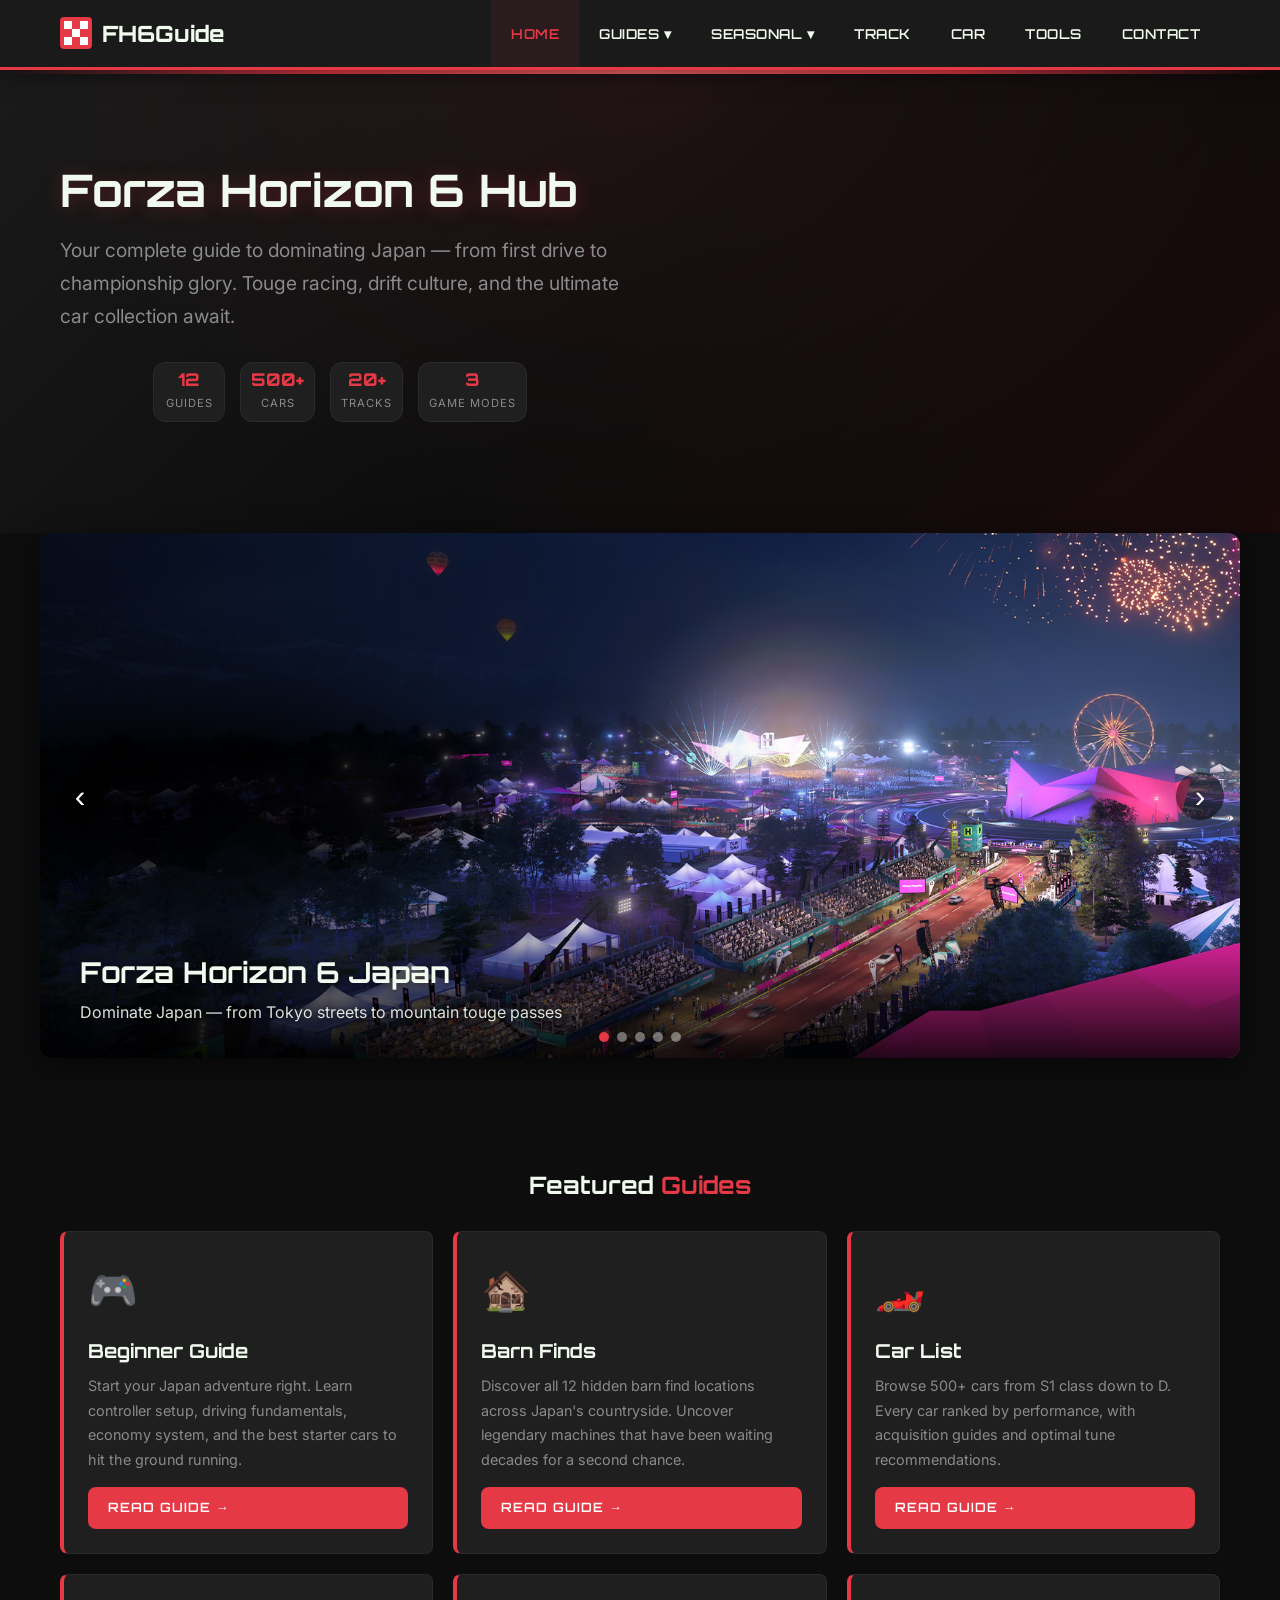
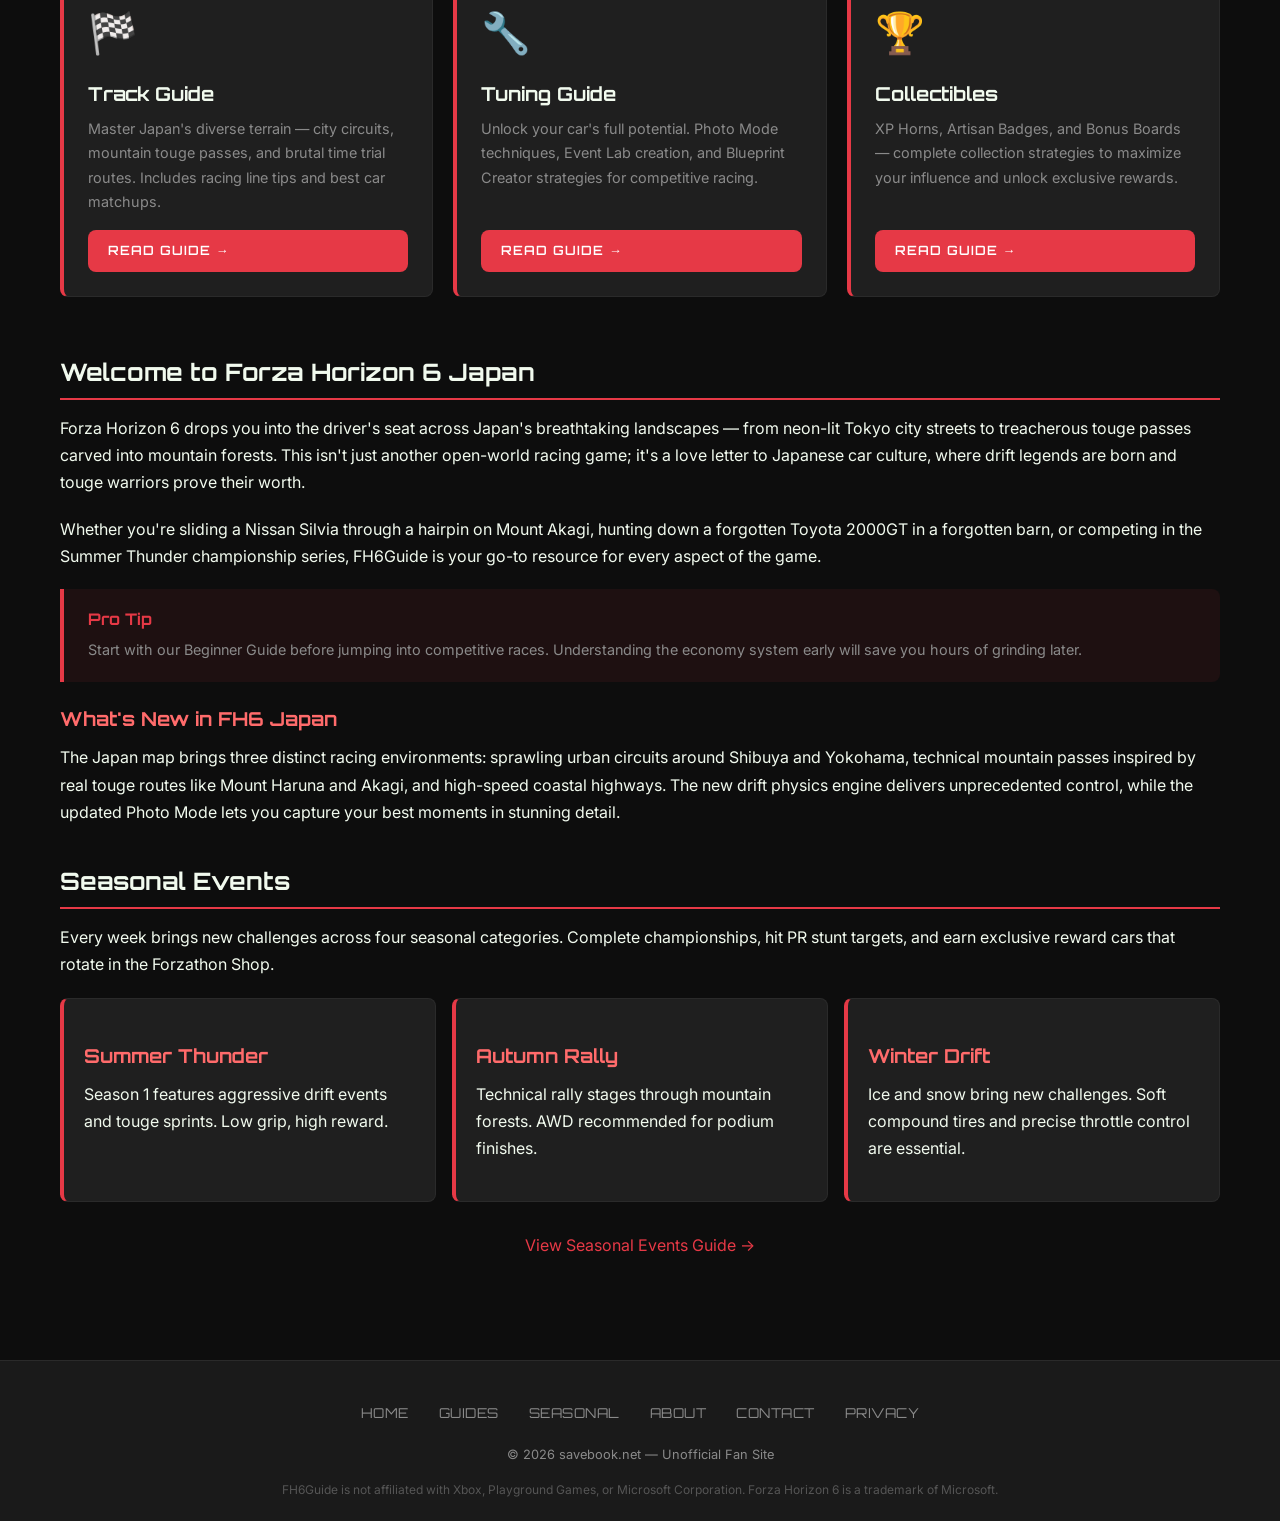
<file: index.html>
<!DOCTYPE html>
<html lang="en">
<head>
  <meta charset="UTF-8">
  <meta name="viewport" content="width=device-width, initial-scale=1.0">
  <title>Forza Horizon 6 Hub — Your Complete Japan Racing Guide</title>
  <meta name="description" content="Complete guide to Forza Horizon 6 Japan. Master touge racing, discover hidden barn finds, build the ultimate car collection, and dominate every seasonal event.">
  <meta name="keywords" content="Forza Horizon 6, FH6, Japan racing, touge, drift guide, car list, tuning, barn finds">
  <link rel="canonical" href="https://fh6guide.net/">
  <meta property="og:title" content="Forza Horizon 6 Hub — Your Complete Japan Racing Guide">
  <meta property="og:description" content="Complete guide to Forza Horizon 6 Japan. Master touge racing, discover hidden barn finds, build the ultimate car collection.">
  <meta property="og:type" content="website">
  <meta property="og:url" content="https://fh6guide.net/">
  <meta name="twitter:card" content="summary_large_image">
  <meta name="twitter:title" content="Forza Horizon 6 Hub">
  <meta name="twitter:description" content="Your complete Japan racing guide for FH6.">
  <link rel="icon" type="image/svg+xml" href="favicon.svg">
  <link rel="apple-touch-icon" sizes="180x180" href="favicon.svg">
  <meta name="theme-color" content="#e63946">
  <meta name="robots" content="index, follow">
  <link rel="alternate" hreflang="en" href="https://fh6guide.net/">
  <link rel="alternate" hreflang="x-default" href="https://fh6guide.net/">
  <link rel="sitemap" type="application/xml" href="sitemap.xml">
  <link rel="stylesheet" href="css/style.css">
  <script type="application/ld+json">
  {
    "@context": "https://schema.org",
    "@type": "WebSite",
    "name": "FH6Guide",
    "url": "https://fh6guide.net/",
    "description": "Complete guide to Forza Horizon 6 Japan racing game",
    "publisher": {
      "@type": "Organization",
      "name": "FH6Guide"
    }
  }
  </script>
  <script async src="https://pagead2.googlesyndication.com/pagead/js/adsbygoogle.js?client=ca-pub-9420599375364457"
     crossorigin="anonymous"></script>
</head>
<body>
  <header class="header">
    <div class="header-inner">
      <a href="index.html" class="logo">
        <svg viewBox="0 0 32 32" fill="none" xmlns="http://www.w3.org/2000/svg">
          <rect width="32" height="32" rx="4" fill="#e63946"/>
          <rect x="4" y="4" width="8" height="8" fill="#fff"/>
          <rect x="20" y="4" width="8" height="8" fill="#fff"/>
          <rect x="12" y="12" width="8" height="8" fill="#fff"/>
          <rect x="4" y="20" width="8" height="8" fill="#fff"/>
          <rect x="20" y="20" width="8" height="8" fill="#fff"/>
        </svg>
        FH6Guide
      </a>
      <nav class="nav-desktop">
        <ul>
          <li><a href="index.html" class="active">Home</a></li>
          <li>
            <a href="pages/guides/index.html">Guides ▾</a>
            <ul class="dropdown">
              <li><a href="pages/guides/beginner-guide.html">Beginner Guide</a></li>
              <li><a href="pages/guides/barn-finds-guide.html">Barn Finds</a></li>
              <li><a href="pages/guides/car-guide.html">Car List</a></li>
              <li><a href="pages/guides/track-guide.html">Track Guide</a></li>
              <li><a href="pages/guides/tuning-guide.html">Tuning</a></li>
              <li><a href="pages/guides/collectibles-guide.html">Collectibles</a></li>
            </ul>
          </li>
          <li>
            <a href="pages/seasonal/index.html">Seasonal ▾</a>
            <ul class="dropdown">
              <li><a href="pages/seasonal/season-1-guide.html">Season 1</a></li>
            </ul>
          </li>
          <li><a href="pages/guides/track-guide.html">Track</a></li>
          <li><a href="pages/guides/car-guide.html">Car</a></li>
          <li><a href="pages/guides/tuning-guide.html">Tools</a></li>
          <li><a href="pages/contact.html">Contact</a></li>
        </ul>
      </nav>
      <button class="hamburger" aria-label="Menu">
        <span></span><span></span><span></span>
      </button>
    </div>
  </header>
  <nav class="nav-mobile">
    <ul>
      <li><a href="index.html">Home</a></li>
      <li class="mobile-dropdown">
        <a href="pages/guides/index.html">Guides</a>
        <ul class="mobile-dropdown-content">
          <li><a href="pages/guides/beginner-guide.html">Beginner Guide</a></li>
          <li><a href="pages/guides/barn-finds-guide.html">Barn Finds</a></li>
          <li><a href="pages/guides/car-guide.html">Car List</a></li>
          <li><a href="pages/guides/track-guide.html">Track Guide</a></li>
          <li><a href="pages/guides/tuning-guide.html">Tuning</a></li>
          <li><a href="pages/guides/collectibles-guide.html">Collectibles</a></li>
        </ul>
      </li>
      <li class="mobile-dropdown">
        <a href="pages/seasonal/index.html">Seasonal</a>
        <ul class="mobile-dropdown-content">
          <li><a href="pages/seasonal/season-1-guide.html">Season 1</a></li>
        </ul>
      </li>
      <li><a href="pages/guides/track-guide.html">Track</a></li>
      <li><a href="pages/guides/car-guide.html">Car</a></li>
      <li><a href="pages/guides/tuning-guide.html">Tools</a></li>
      <li><a href="pages/contact.html">Contact</a></li>
      <li><a href="pages/about.html">About</a></li>
    </ul>
  </nav>

  <section class="hero">
    <div class="hero-inner container">
      <div class="hero-left">
        <h1>Forza Horizon 6 Hub</h1>
        <p class="tagline">Your complete guide to dominating Japan — from first drive to championship glory. Touge racing, drift culture, and the ultimate car collection await.</p>
        <div class="stats-row">
          <div class="stat-item">
            <span class="stat-number">12</span>
            <span class="stat-label">Guides</span>
          </div>
          <div class="stat-item">
            <span class="stat-number">500+</span>
            <span class="stat-label">Cars</span>
          </div>
          <div class="stat-item">
            <span class="stat-number">20+</span>
            <span class="stat-label">Tracks</span>
          </div>
          <div class="stat-item">
            <span class="stat-number">3</span>
            <span class="stat-label">Game Modes</span>
          </div>
        </div>
      </div>
      <div class="hero-right">
        <iframe
          width="560"
          height="315"
          src="https://www.youtube.com/embed/oYhaW-Vr4wg"
          title="Forza Horizon 6 Japan"
          frameborder="0"
          allow="accelerometer; autoplay; clipboard-write; encrypted-media; gyroscope; picture-in-picture"
          allowfullscreen
          loading="lazy">
        </iframe>
      </div>
    </div>
  </section>

  <section class="hero-carousel" aria-label="Featured Images">
    <div class="carousel-track">
      <div class="carousel-slide active">
        <img src="images/hero/hero.jpg" alt="Forza Horizon 6 Japan" loading="eager">
        <div class="carousel-caption">
          <h2>Forza Horizon 6 Japan</h2>
          <p>Dominate Japan — from Tokyo streets to mountain touge passes</p>
        </div>
      </div>
      <div class="carousel-slide">
        <img src="images/tracks/city.jpg" alt="Tokyo City Racing">
        <div class="carousel-caption">
          <h2>Tokyo City Racing</h2>
          <p>Neon-lit streets and high-speed circuits await</p>
        </div>
      </div>
      <div class="carousel-slide">
        <img src="images/gallery/gallery_01.jpg" alt="FH6 Japan Gameplay">
        <div class="carousel-caption">
          <h2>500+ Cars to Collect</h2>
          <p>From classics to hypercars — your garage awaits</p>
        </div>
      </div>
      <div class="carousel-slide">
        <img src="images/gallery/gallery_02.jpg" alt="Mountain Touge Racing">
        <div class="carousel-caption">
          <h2>Mountain Touge Racing</h2>
          <p>Carve through hairpins on real-inspired routes</p>
        </div>
      </div>
      <div class="carousel-slide">
        <img src="images/gallery/gallery_03.jpg" alt="Night Street Racing">
        <div class="carousel-caption">
          <h2>Drift &amp; Touge Culture</h2>
          <p>Build your reputation across Japan's racing scene</p>
        </div>
      </div>
    </div>
    <button class="carousel-btn prev" onclick="moveSlide(-1)" aria-label="Previous">‹</button>
    <button class="carousel-btn next" onclick="moveSlide(1)" aria-label="Next">›</button>
    <div class="carousel-dots">
      <span class="dot active" onclick="goToSlide(0)"></span>
      <span class="dot" onclick="goToSlide(1)"></span>
      <span class="dot" onclick="goToSlide(2)"></span>
      <span class="dot" onclick="goToSlide(3)"></span>
      <span class="dot" onclick="goToSlide(4)"></span>
    </div>
  </section>

  <main class="main-content">
    <div class="container">
      <section class="featured-guides">
        <h2 class="section-title">Featured <span>Guides</span></h2>
        <div class="guides-grid">
          <article class="guide-card">
            <div class="guide-card-icon">🎮</div>
            <h3>Beginner Guide</h3>
            <p>Start your Japan adventure right. Learn controller setup, driving fundamentals, economy system, and the best starter cars to hit the ground running.</p>
            <a href="pages/guides/beginner-guide.html" class="guide-card-link">Read Guide →</a>
          </article>
          <article class="guide-card">
            <div class="guide-card-icon">🏚️</div>
            <h3>Barn Finds</h3>
            <p>Discover all 12 hidden barn find locations across Japan's countryside. Uncover legendary machines that have been waiting decades for a second chance.</p>
            <a href="pages/guides/barn-finds-guide.html" class="guide-card-link">Read Guide →</a>
          </article>
          <article class="guide-card">
            <div class="guide-card-icon">🏎️</div>
            <h3>Car List</h3>
            <p>Browse 500+ cars from S1 class down to D. Every car ranked by performance, with acquisition guides and optimal tune recommendations.</p>
            <a href="pages/guides/car-guide.html" class="guide-card-link">Read Guide →</a>
          </article>
          <article class="guide-card">
            <div class="guide-card-icon">🏁</div>
            <h3>Track Guide</h3>
            <p>Master Japan's diverse terrain — city circuits, mountain touge passes, and brutal time trial routes. Includes racing line tips and best car matchups.</p>
            <a href="pages/guides/track-guide.html" class="guide-card-link">Read Guide →</a>
          </article>
          <article class="guide-card">
            <div class="guide-card-icon">🔧</div>
            <h3>Tuning Guide</h3>
            <p>Unlock your car's full potential. Photo Mode techniques, Event Lab creation, and Blueprint Creator strategies for competitive racing.</p>
            <a href="pages/guides/tuning-guide.html" class="guide-card-link">Read Guide →</a>
          </article>
          <article class="guide-card">
            <div class="guide-card-icon">🏆</div>
            <h3>Collectibles</h3>
            <p>XP Horns, Artisan Badges, and Bonus Boards — complete collection strategies to maximize your influence and unlock exclusive rewards.</p>
            <a href="pages/guides/collectibles-guide.html" class="guide-card-link">Read Guide →</a>
          </article>
        </div>
      </section>

      <section class="content-section">
        <h2>Welcome to Forza Horizon 6 Japan</h2>
        <p>Forza Horizon 6 drops you into the driver's seat across Japan's breathtaking landscapes — from neon-lit Tokyo city streets to treacherous touge passes carved into mountain forests. This isn't just another open-world racing game; it's a love letter to Japanese car culture, where drift legends are born and touge warriors prove their worth.</p>
        <p>Whether you're sliding a Nissan Silvia through a hairpin on Mount Akagi, hunting down a forgotten Toyota 2000GT in a forgotten barn, or competing in the Summer Thunder championship series, FH6Guide is your go-to resource for every aspect of the game.</p>
        <div class="tip-box">
          <h4>Pro Tip</h4>
          <p>Start with our Beginner Guide before jumping into competitive races. Understanding the economy system early will save you hours of grinding later.</p>
        </div>
        <h3>What's New in FH6 Japan</h3>
        <p>The Japan map brings three distinct racing environments: sprawling urban circuits around Shibuya and Yokohama, technical mountain passes inspired by real touge routes like Mount Haruna and Akagi, and high-speed coastal highways. The new drift physics engine delivers unprecedented control, while the updated Photo Mode lets you capture your best moments in stunning detail.</p>
      </section>

      <section class="content-section">
        <h2>Seasonal Events</h2>
        <p>Every week brings new challenges across four seasonal categories. Complete championships, hit PR stunt targets, and earn exclusive reward cars that rotate in the Forzathon Shop.</p>
        <div class="info-grid">
          <div class="info-card">
            <h3>Summer Thunder</h3>
            <p>Season 1 features aggressive drift events and touge sprints. Low grip, high reward.</p>
          </div>
          <div class="info-card">
            <h3>Autumn Rally</h3>
            <p>Technical rally stages through mountain forests. AWD recommended for podium finishes.</p>
          </div>
          <div class="info-card">
            <h3>Winter Drift</h3>
            <p>Ice and snow bring new challenges. Soft compound tires and precise throttle control are essential.</p>
          </div>
        </div>
        <p style="text-align:center"><a href="pages/seasonal/index.html">View Seasonal Events Guide →</a></p>
      </section>
    </div>
  </main>

  <footer class="footer">
    <div class="container">
      <div class="footer-links">
        <a href="index.html">Home</a>
        <a href="pages/guides/index.html">Guides</a>
        <a href="pages/seasonal/index.html">Seasonal</a>
        <a href="pages/about.html">About</a>
        <a href="pages/contact.html">Contact</a>
        <a href="pages/privacy.html">Privacy</a>
      </div>
      <p>© 2026 savebook.net — Unofficial Fan Site</p>
      <p class="disclaimer">FH6Guide is not affiliated with Xbox, Playground Games, or Microsoft Corporation. Forza Horizon 6 is a trademark of Microsoft.</p>
    </div>
  </footer>

  <script src="js/header.js"></script>

  <script>
  let currentSlide = 0;
  const slides = document.querySelectorAll('.carousel-slide');
  const dots = document.querySelectorAll('.dot');
  const totalSlides = slides.length;
  let autoTimer;

  function updateCarousel() {
    slides.forEach((s, i) => {
      s.classList.toggle('active', i === currentSlide);
    });
    dots.forEach((d, i) => {
      d.classList.toggle('active', i === currentSlide);
    });
  }

  function moveSlide(dir) {
    currentSlide = (currentSlide + dir + totalSlides) % totalSlides;
    updateCarousel();
    resetAuto();
  }

  function goToSlide(n) {
    currentSlide = n;
    updateCarousel();
    resetAuto();
  }

  function resetAuto() {
    clearInterval(autoTimer);
    autoTimer = setInterval(() => moveSlide(1), 4000);
  }

  autoTimer = setInterval(() => moveSlide(1), 4000);
  </script>

</body>
</html>
</file>
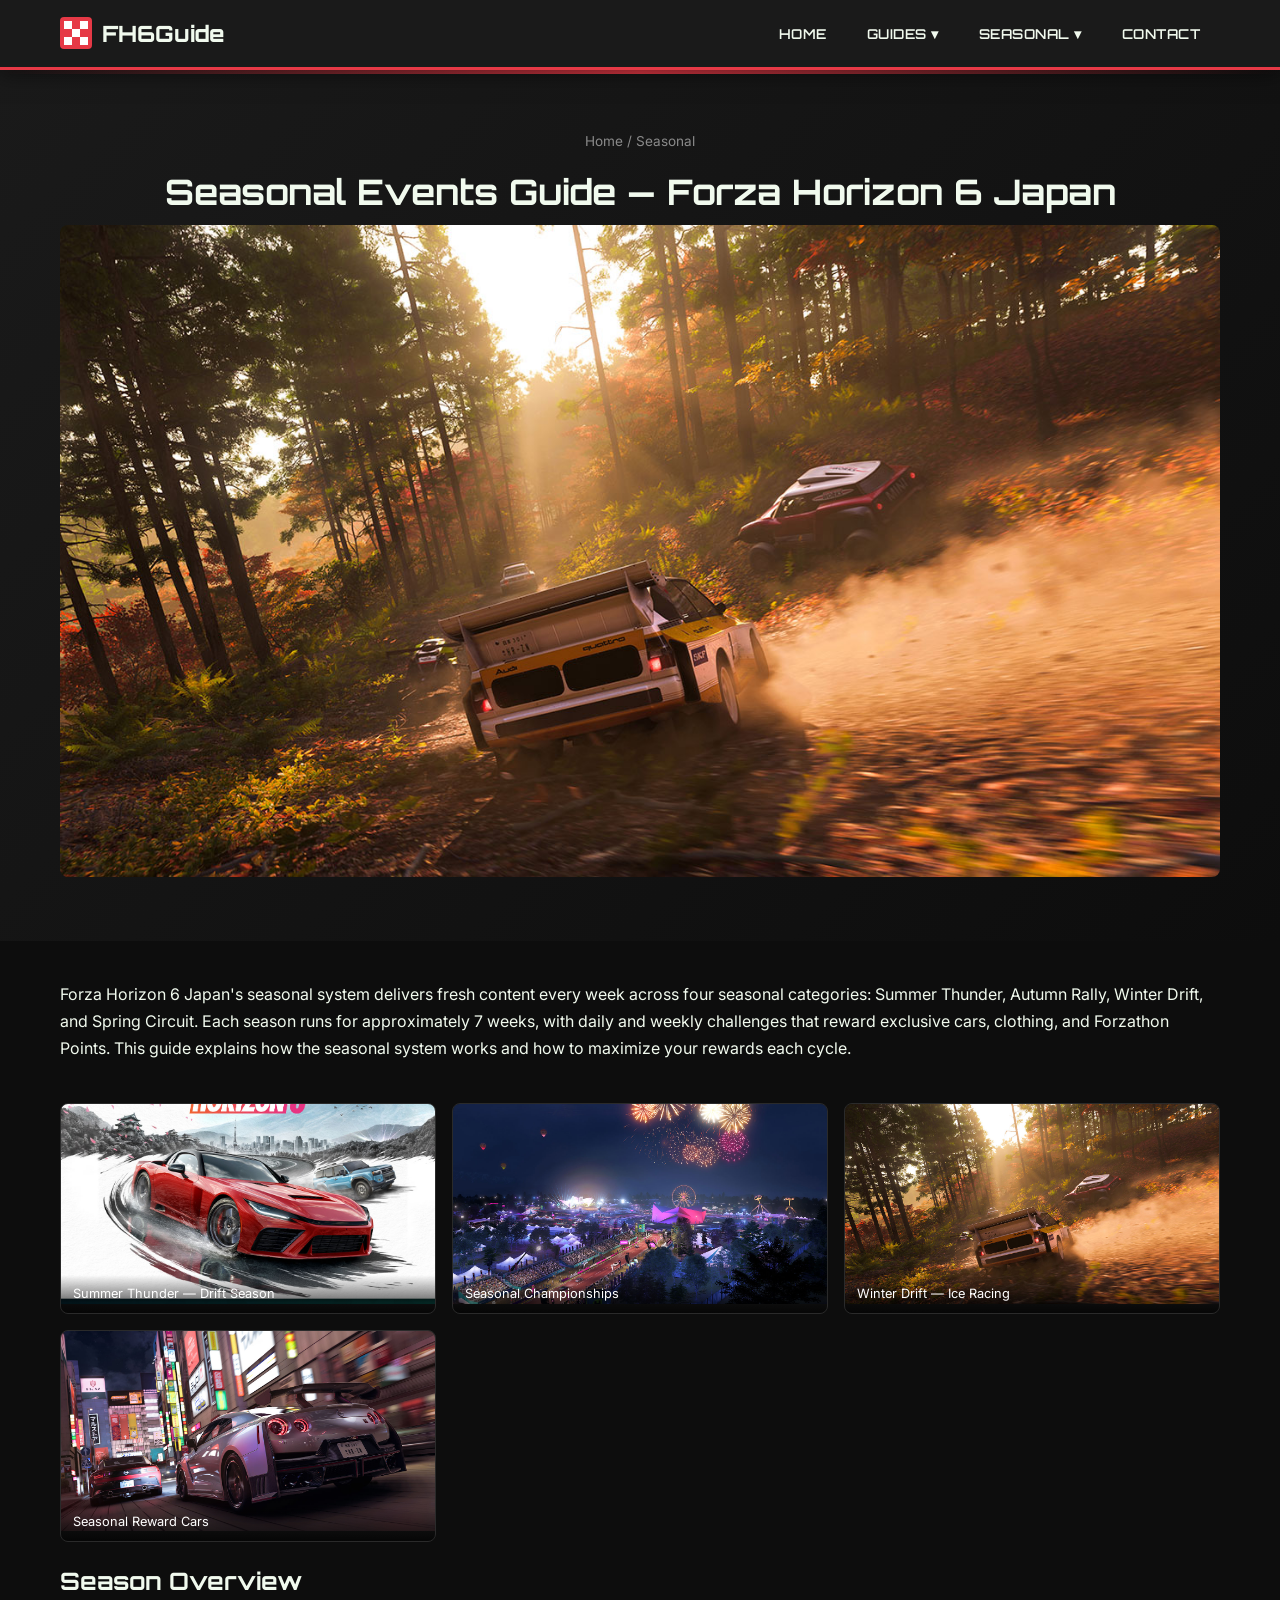
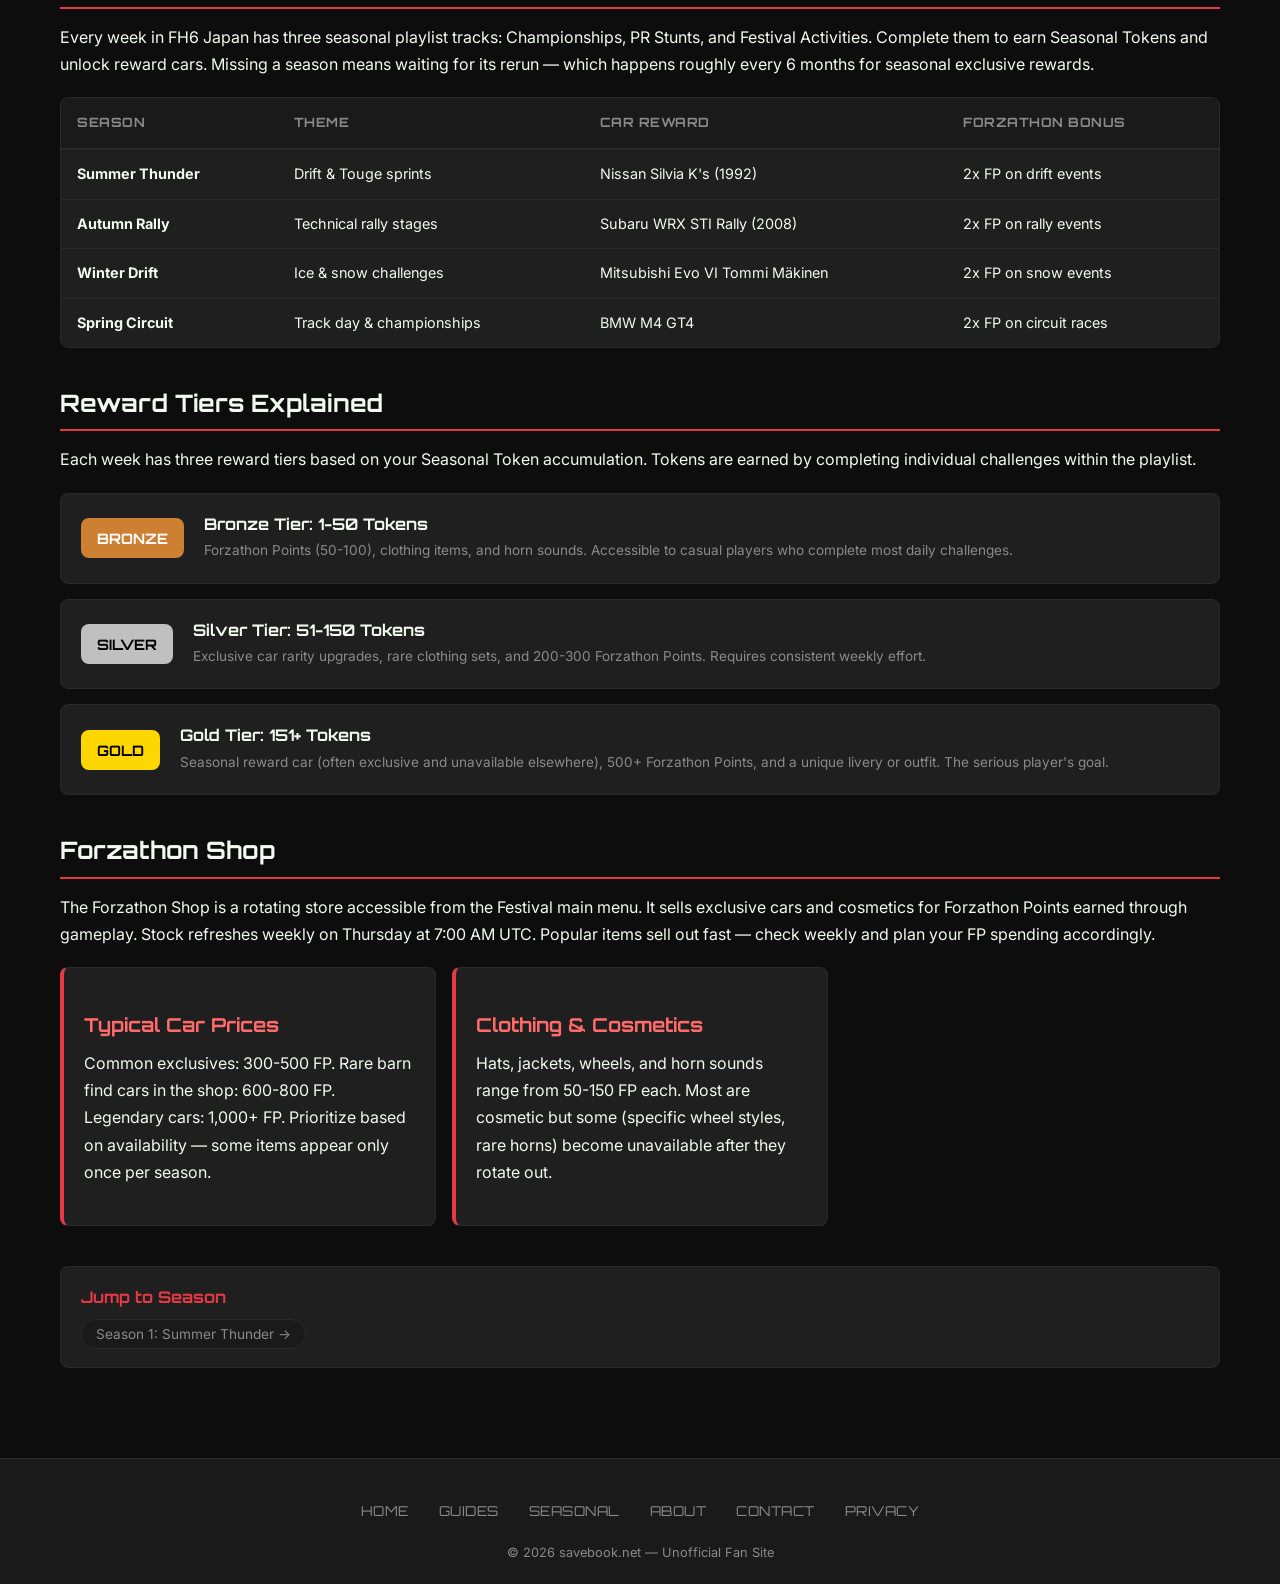
<file: pages/seasonal/index.html>
<!DOCTYPE html>
<html lang="en">
<head>
  <meta charset="UTF-8">
  <meta name="viewport" content="width=device-width, initial-scale=1.0">
  <title>Seasonal Events Guide — Forza Horizon 6 Japan | FH6Guide</title>
  <meta name="description" content="Complete seasonal events guide for FH6 Japan. Weekly challenges, reward tiers, Forzathon Shop items, and championship schedules.">
  <meta name="keywords" content="FH6 seasonal events, Forza Horizon 6 seasons, Forzathon Shop, FH6 reward tiers, championship guide">
  <link rel="canonical" href="https://fh6guide.net/pages/seasonal/index.html">
  <meta property="og:title" content="Seasonal Events Guide — Forza Horizon 6 Japan">
  <meta property="og:type" content="website">
  <link rel="stylesheet" href="../../css/style.css">
  <script type="application/ld+json">
  {"@context":"https://schema.org","@type":"WebSite","name":"FH6Guide Seasonal Events","url":"https://fh6guide.net/pages/seasonal/"}
  </script>
  <script async src="https://pagead2.googlesyndication.com/pagead/js/adsbygoogle.js?client=ca-pub-9420599375364457"
     crossorigin="anonymous"></script>
</head>
<body>
  <header class="header"><div class="header-inner"><a href="../../index.html" class="logo"><svg viewBox="0 0 32 32" fill="none"><rect width="32" height="32" rx="4" fill="#e63946"/><rect x="4" y="4" width="8" height="8" fill="#fff"/><rect x="20" y="4" width="8" height="8" fill="#fff"/><rect x="12" y="12" width="8" height="8" fill="#fff"/><rect x="4" y="20" width="8" height="8" fill="#fff"/><rect x="20" y="20" width="8" height="8" fill="#fff"/></svg>FH6Guide</a><nav class="nav-desktop"><ul><li><a href="../../index.html">Home</a></li><li><a href="../guides/index.html">Guides ▾</a><ul class="dropdown"><li><a href="../guides/beginner-guide.html">Beginner Guide</a></li><li><a href="../guides/barn-finds-guide.html">Barn Finds</a></li><li><a href="../guides/car-guide.html">Car List</a></li><li><a href="../guides/track-guide.html">Track Guide</a></li><li><a href="../guides/tuning-guide.html">Tuning</a></li><li><a href="../guides/collectibles-guide.html">Collectibles</a></li></ul></li><li><a href="index.html">Seasonal ▾</a><ul class="dropdown"><li><a href="season-1-guide.html">Season 1</a></li></ul></li><li><a href="../contact.html">Contact</a></li></ul></nav><button class="hamburger"><span></span><span></span><span></span></button></div></header>
  <nav class="nav-mobile"><ul><li><a href="../../index.html">Home</a></li><li class="mobile-dropdown"><a href="../guides/index.html">Guides</a><ul class="mobile-dropdown-content"><li><a href="../guides/beginner-guide.html">Beginner Guide</a></li><li><a href="../guides/barn-finds-guide.html">Barn Finds</a></li><li><a href="../guides/car-guide.html">Car List</a></li><li><a href="../guides/track-guide.html">Track Guide</a></li><li><a href="../guides/tuning-guide.html">Tuning</a></li><li><a href="../guides/collectibles-guide.html">Collectibles</a></li></ul></li><li class="mobile-dropdown"><a href="index.html">Seasonal</a><ul class="mobile-dropdown-content"><li><a href="season-1-guide.html">Season 1</a></li></ul></li></ul></nav>

  <section class="hero-page"><div class="container"><p class="breadcrumb"><a href="../../index.html">Home</a> / Seasonal</p><h1>Seasonal Events Guide — Forza Horizon 6 Japan</h1>
    <img src="../../images/hero/homepage_hero.jpg" alt="Forza Horizon 6" style="width:100%;height:auto;display:block;margin-bottom:24px;border-radius:8px;">
</div></section>

  <main class="main-content"><div class="container">
    <div class="content-section">
      <p>Forza Horizon 6 Japan's seasonal system delivers fresh content every week across four seasonal categories: Summer Thunder, Autumn Rally, Winter Drift, and Spring Circuit. Each season runs for approximately 7 weeks, with daily and weekly challenges that reward exclusive cars, clothing, and Forzathon Points. This guide explains how the seasonal system works and how to maximize your rewards each cycle.</p>
    </div>

    <div class="img-gallery">
      <div class="gallery-item">
        <img src="../../images/hero/poster.jpg" alt="Summer Thunder Season" loading="lazy">
        <div class="img-caption">Summer Thunder — Drift Season</div>
      </div>
      <div class="gallery-item">
        <img src="../../images/gallery/gallery_05.jpg" alt="Seasonal Championships" loading="lazy">
        <div class="img-caption">Seasonal Championships</div>
      </div>
      <div class="gallery-item">
        <img src="../../images/gallery/gallery_03.jpg" alt="Winter Drift" loading="lazy">
        <div class="img-caption">Winter Drift — Ice Racing</div>
      </div>
      <div class="gallery-item">
        <img src="../../images/gallery/gallery_01.jpg" alt="Reward Cars" loading="lazy">
        <div class="img-caption">Seasonal Reward Cars</div>
      </div>
    </div>

    
    <div class="content-section">
      <h2>Season Overview</h2>
      <p>Every week in FH6 Japan has three seasonal playlist tracks: Championships, PR Stunts, and Festival Activities. Complete them to earn Seasonal Tokens and unlock reward cars. Missing a season means waiting for its rerun — which happens roughly every 6 months for seasonal exclusive rewards.</p>

      <div class="table-wrapper">
        <table>
          <thead><tr><th>Season</th><th>Theme</th><th>Car Reward</th><th>Forzathon Bonus</th></tr></thead>
          <tbody>
            <tr><td><strong>Summer Thunder</strong></td><td>Drift & Touge sprints</td><td>Nissan Silvia K's (1992)</td><td>2x FP on drift events</td></tr>
            <tr><td><strong>Autumn Rally</strong></td><td>Technical rally stages</td><td>Subaru WRX STI Rally (2008)</td><td>2x FP on rally events</td></tr>
            <tr><td><strong>Winter Drift</strong></td><td>Ice & snow challenges</td><td>Mitsubishi Evo VI Tommi Mäkinen</td><td>2x FP on snow events</td></tr>
            <tr><td><strong>Spring Circuit</strong></td><td>Track day & championships</td><td>BMW M4 GT4</td><td>2x FP on circuit races</td></tr>
          </tbody>
        </table>
      </div>
    </div>

    <div class="content-section">
      <h2>Reward Tiers Explained</h2>
      <p>Each week has three reward tiers based on your Seasonal Token accumulation. Tokens are earned by completing individual challenges within the playlist.</p>

      <div class="reward-tier">
        <div class="tier-badge bronze">Bronze</div>
        <div class="tier-info">
          <h4>Bronze Tier: 1-50 Tokens</h4>
          <p>Forzathon Points (50-100), clothing items, and horn sounds. Accessible to casual players who complete most daily challenges.</p>
        </div>
      </div>
      <div class="reward-tier">
        <div class="tier-badge silver">Silver</div>
        <div class="tier-info">
          <h4>Silver Tier: 51-150 Tokens</h4>
          <p>Exclusive car rarity upgrades, rare clothing sets, and 200-300 Forzathon Points. Requires consistent weekly effort.</p>
        </div>
      </div>
      <div class="reward-tier">
        <div class="tier-badge gold">Gold</div>
        <div class="tier-info">
          <h4>Gold Tier: 151+ Tokens</h4>
          <p>Seasonal reward car (often exclusive and unavailable elsewhere), 500+ Forzathon Points, and a unique livery or outfit. The serious player's goal.</p>
        </div>
      </div>
    </div>

    <div class="content-section">
      <h2>Forzathon Shop</h2>
      <p>The Forzathon Shop is a rotating store accessible from the Festival main menu. It sells exclusive cars and cosmetics for Forzathon Points earned through gameplay. Stock refreshes weekly on Thursday at 7:00 AM UTC. Popular items sell out fast — check weekly and plan your FP spending accordingly.</p>
      <div class="info-grid">
        <div class="info-card">
          <h3>Typical Car Prices</h3>
          <p>Common exclusives: 300-500 FP. Rare barn find cars in the shop: 600-800 FP. Legendary cars: 1,000+ FP. Prioritize based on availability — some items appear only once per season.</p>
        </div>
        <div class="info-card">
          <h3>Clothing & Cosmetics</h3>
          <p>Hats, jackets, wheels, and horn sounds range from 50-150 FP each. Most are cosmetic but some (specific wheel styles, rare horns) become unavailable after they rotate out.</p>
        </div>
      </div>
    </div>

    <div class="related-links">
      <h4>Jump to Season</h4>
      <ul>
        <li><a href="season-1-guide.html">Season 1: Summer Thunder →</a></li>
      </ul>
    </div>
  </div></main>

  <footer class="footer"><div class="container"><div class="footer-links"><a href="../../index.html">Home</a><a href="../guides/index.html">Guides</a><a href="index.html">Seasonal</a><a href="../about.html">About</a><a href="../contact.html">Contact</a><a href="../privacy.html">Privacy</a></div><p>© 2026 savebook.net — Unofficial Fan Site</p></div></footer>
  <script src="../../js/header.js"></script>
</body>
</html>
</file>
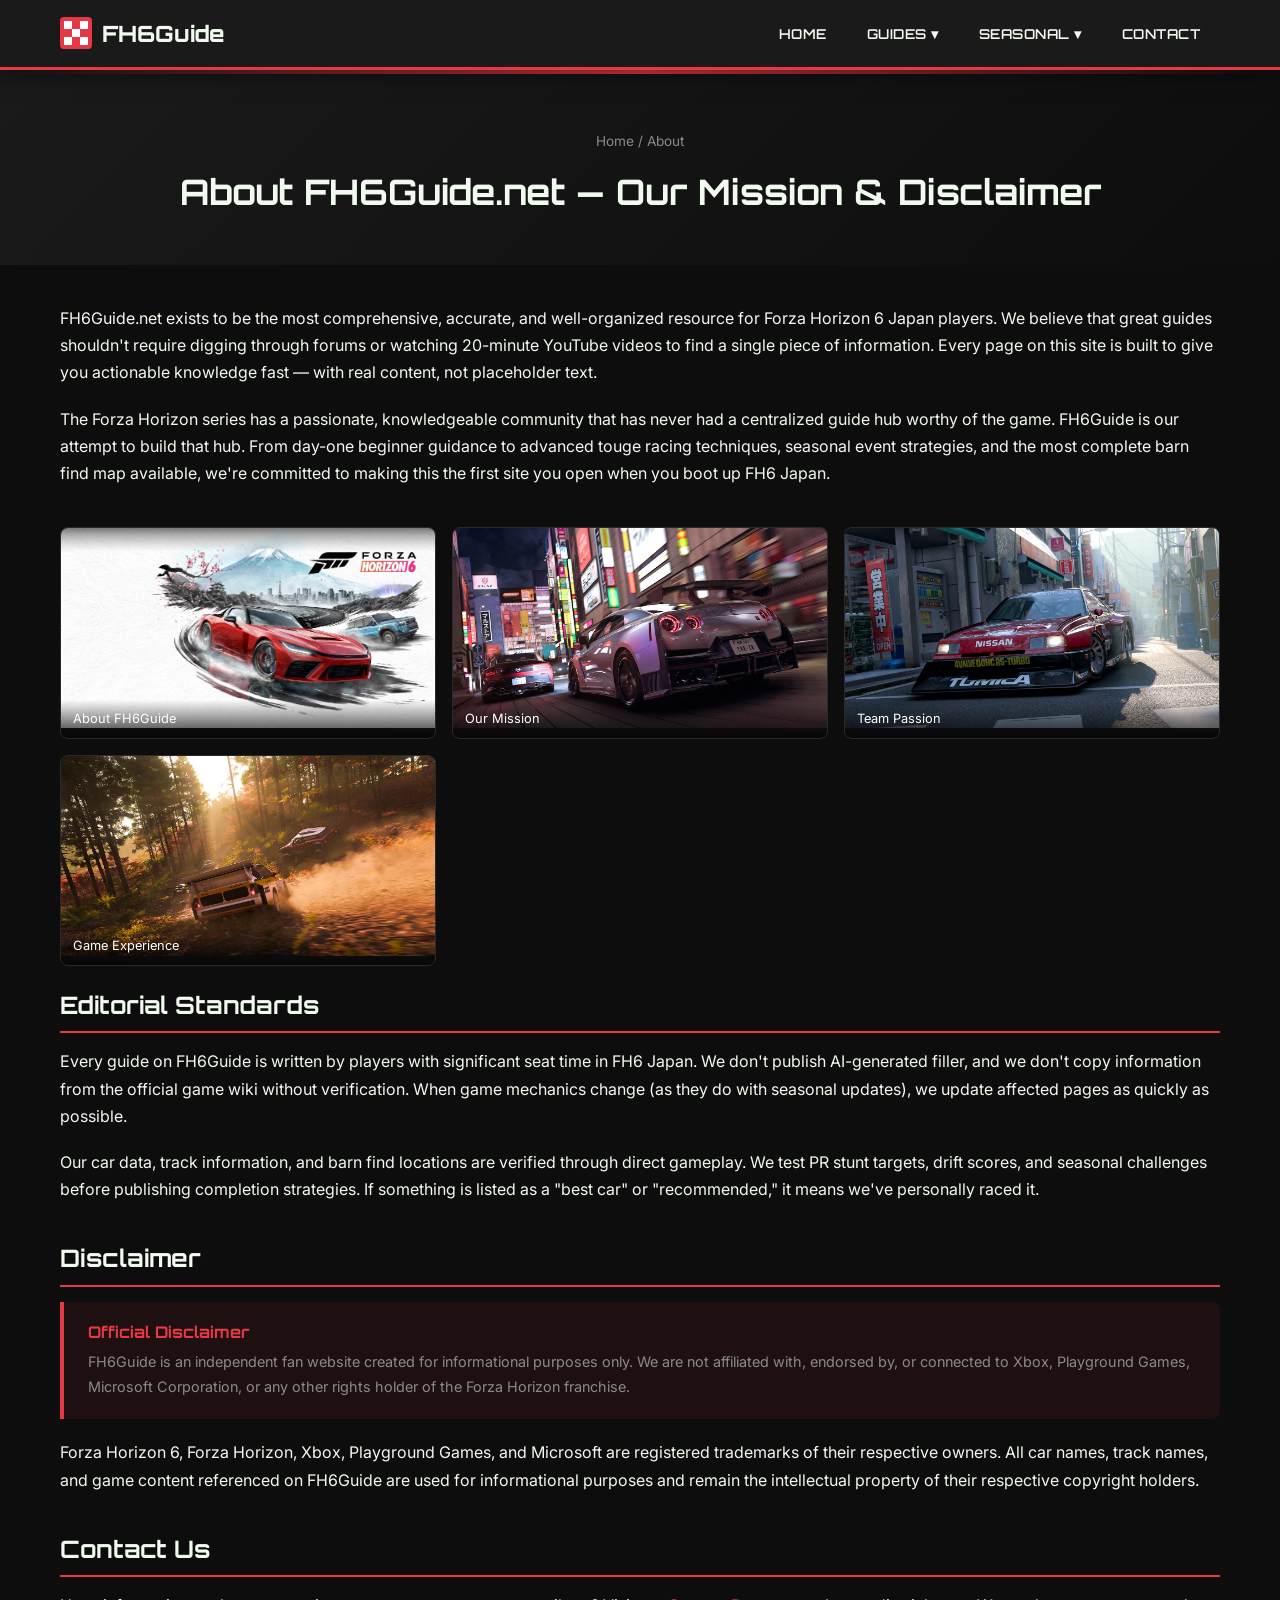
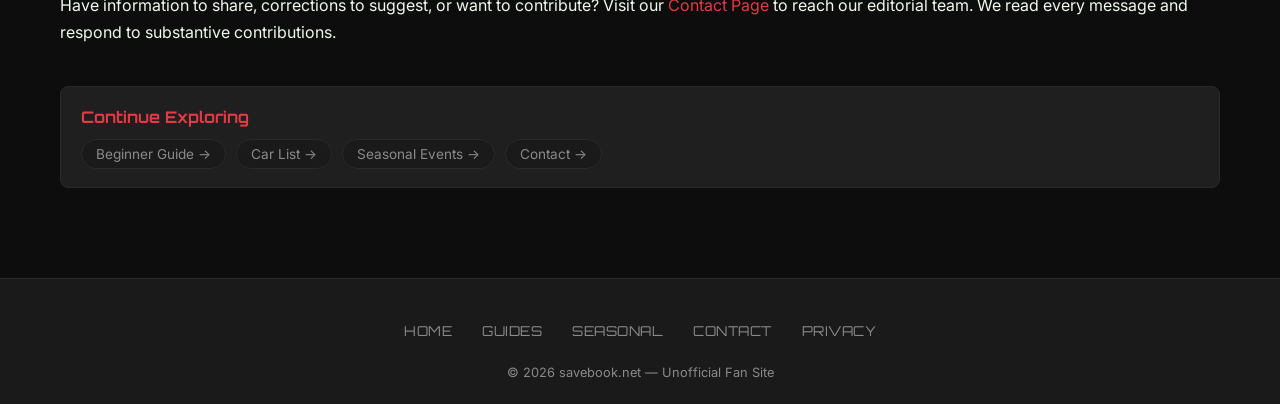
<file: pages/about.html>
<!DOCTYPE html>
<html lang="en">
<head>
  <meta charset="UTF-8">
  <meta name="viewport" content="width=device-width, initial-scale=1.0">
  <title>About FH6Guide.net — Our Mission & Disclaimer</title>
  <meta name="description" content="About FH6Guide.net — your complete guide to Forza Horizon 6 Japan. Learn about our mission, our team, and our disclaimer regarding Xbox, Playground Games, and Microsoft.">
  <meta name="keywords" content="FH6Guide about, Forza Horizon 6 fan site, FH6 disclaimer">
  <link rel="canonical" href="https://fh6guide.net/pages/about.html">
  <meta property="og:title" content="About FH6Guide.net">
  <meta property="og:type" content="website">
  <link rel="stylesheet" href="../css/style.css">
  <script async src="https://pagead2.googlesyndication.com/pagead/js/adsbygoogle.js?client=ca-pub-9420599375364457"
     crossorigin="anonymous"></script>
</head>
<body>
  <header class="header"><div class="header-inner"><a href="../index.html" class="logo"><svg viewBox="0 0 32 32" fill="none"><rect width="32" height="32" rx="4" fill="#e63946"/><rect x="4" y="4" width="8" height="8" fill="#fff"/><rect x="20" y="4" width="8" height="8" fill="#fff"/><rect x="12" y="12" width="8" height="8" fill="#fff"/><rect x="4" y="20" width="8" height="8" fill="#fff"/><rect x="20" y="20" width="8" height="8" fill="#fff"/></svg>FH6Guide</a><nav class="nav-desktop"><ul><li><a href="../index.html">Home</a></li><li><a href="guides/index.html">Guides ▾</a><ul class="dropdown"><li><a href="guides/beginner-guide.html">Beginner Guide</a></li><li><a href="guides/barn-finds-guide.html">Barn Finds</a></li><li><a href="guides/car-guide.html">Car List</a></li><li><a href="guides/track-guide.html">Track Guide</a></li><li><a href="guides/tuning-guide.html">Tuning</a></li><li><a href="guides/collectibles-guide.html">Collectibles</a></li></ul></li><li><a href="seasonal/index.html">Seasonal ▾</a></li><li><a href="contact.html">Contact</a></li></ul></nav><button class="hamburger"><span></span><span></span><span></span></button></div></header>
  <nav class="nav-mobile"><ul><li><a href="../index.html">Home</a></li><li class="mobile-dropdown"><a href="guides/index.html">Guides</a><ul class="mobile-dropdown-content"><li><a href="guides/beginner-guide.html">Beginner Guide</a></li><li><a href="guides/barn-finds-guide.html">Barn Finds</a></li><li><a href="guides/car-guide.html">Car List</a></li><li><a href="guides/track-guide.html">Track Guide</a></li><li><a href="guides/tuning-guide.html">Tuning</a></li><li><a href="guides/collectibles-guide.html">Collectibles</a></li></ul></li><li class="mobile-dropdown"><a href="seasonal/index.html">Seasonal</a><ul class="mobile-dropdown-content"><li><a href="seasonal/season-1-guide.html">Season 1</a></li></ul></li><li><a href="contact.html">Contact</a></li></ul></nav>

  <section class="hero-page"><div class="container"><p class="breadcrumb"><a href="../index.html">Home</a> / About</p><h1>About FH6Guide.net — Our Mission & Disclaimer</h1></div></section>

  <main class="main-content"><div class="container">
    <div class="content-section">
      <p>FH6Guide.net exists to be the most comprehensive, accurate, and well-organized resource for Forza Horizon 6 Japan players. We believe that great guides shouldn't require digging through forums or watching 20-minute YouTube videos to find a single piece of information. Every page on this site is built to give you actionable knowledge fast — with real content, not placeholder text.</p>
      <p>The Forza Horizon series has a passionate, knowledgeable community that has never had a centralized guide hub worthy of the game. FH6Guide is our attempt to build that hub. From day-one beginner guidance to advanced touge racing techniques, seasonal event strategies, and the most complete barn find map available, we're committed to making this the first site you open when you boot up FH6 Japan.</p>
    </div>

    <div class="img-gallery">
      <div class="gallery-item">
        <img src="../images/gallery/cinematic.jpg" alt="About FH6Guide" loading="lazy">
        <div class="img-caption">About FH6Guide</div>
      </div>
      <div class="gallery-item">
        <img src="../images/gallery/gallery_01.jpg" alt="Our Mission" loading="lazy">
        <div class="img-caption">Our Mission</div>
      </div>
      <div class="gallery-item">
        <img src="../images/gallery/gallery_02.jpg" alt="Team Passion" loading="lazy">
        <div class="img-caption">Team Passion</div>
      </div>
      <div class="gallery-item">
        <img src="../images/gallery/gallery_03.jpg" alt="Game Experience" loading="lazy">
        <div class="img-caption">Game Experience</div>
      </div>
    </div>

    <div class="content-section">
      <h2>Editorial Standards</h2>
      <p>Every guide on FH6Guide is written by players with significant seat time in FH6 Japan. We don't publish AI-generated filler, and we don't copy information from the official game wiki without verification. When game mechanics change (as they do with seasonal updates), we update affected pages as quickly as possible.</p>
      <p>Our car data, track information, and barn find locations are verified through direct gameplay. We test PR stunt targets, drift scores, and seasonal challenges before publishing completion strategies. If something is listed as a "best car" or "recommended," it means we've personally raced it.</p>
    </div>

    <div class="content-section">
      <h2>Disclaimer</h2>
      <div class="tip-box">
        <h4>Official Disclaimer</h4>
        <p>FH6Guide is an independent fan website created for informational purposes only. We are not affiliated with, endorsed by, or connected to Xbox, Playground Games, Microsoft Corporation, or any other rights holder of the Forza Horizon franchise.</p>
      </div>
      <p>Forza Horizon 6, Forza Horizon, Xbox, Playground Games, and Microsoft are registered trademarks of their respective owners. All car names, track names, and game content referenced on FH6Guide are used for informational purposes and remain the intellectual property of their respective copyright holders.</p>
    </div>

    <div class="content-section">
      <h2>Contact Us</h2>
      <p>Have information to share, corrections to suggest, or want to contribute? Visit our <a href="contact.html">Contact Page</a> to reach our editorial team. We read every message and respond to substantive contributions.</p>
    </div>

    <div class="related-links">
      <h4>Continue Exploring</h4>
      <ul>
        <li><a href="guides/beginner-guide.html">Beginner Guide →</a></li>
        <li><a href="guides/car-guide.html">Car List →</a></li>
        <li><a href="seasonal/index.html">Seasonal Events →</a></li>
        <li><a href="contact.html">Contact →</a></li>
      </ul>
    </div>
  </div></main>

  <footer class="footer"><div class="container"><div class="footer-links"><a href="../index.html">Home</a><a href="guides/index.html">Guides</a><a href="seasonal/index.html">Seasonal</a><a href="contact.html">Contact</a><a href="privacy.html">Privacy</a></div><p>© 2026 savebook.net — Unofficial Fan Site</p></div></footer>
  <script src="../js/header.js"></script>
</body>
</html>
</file>
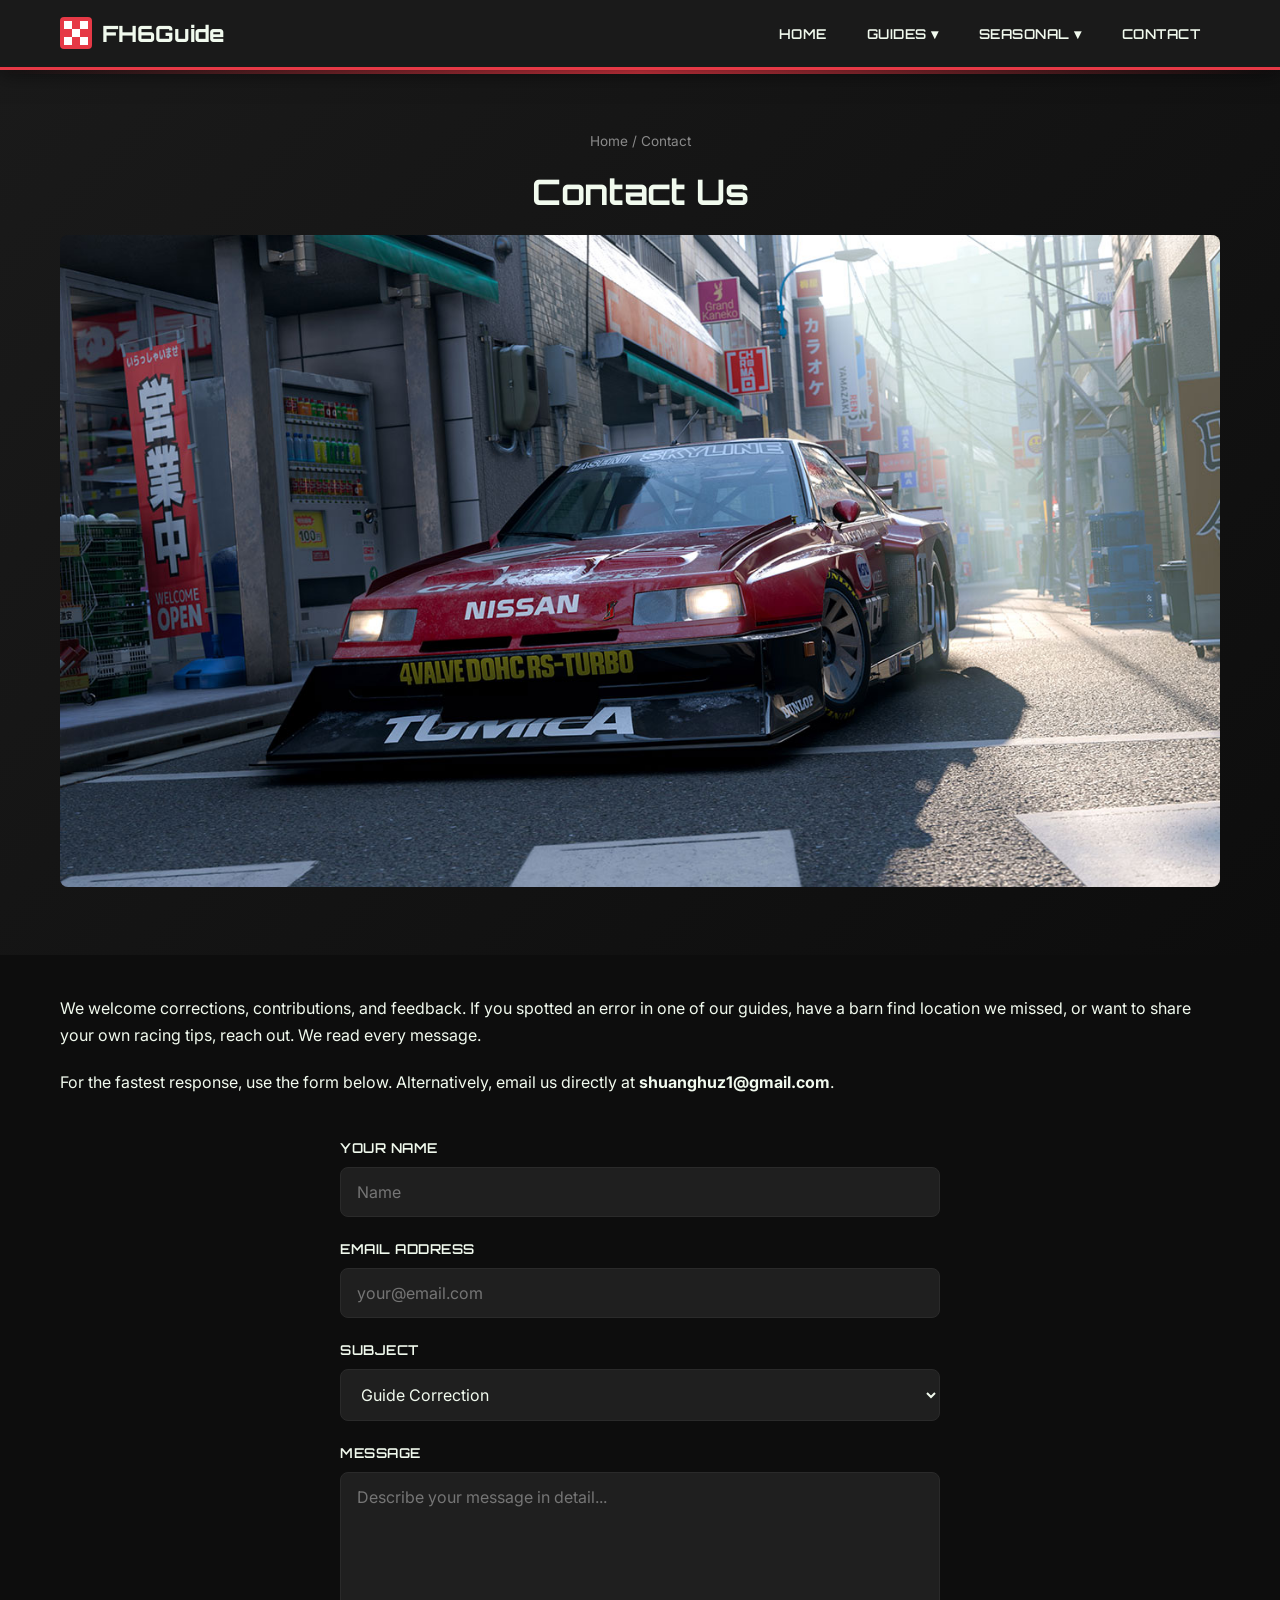
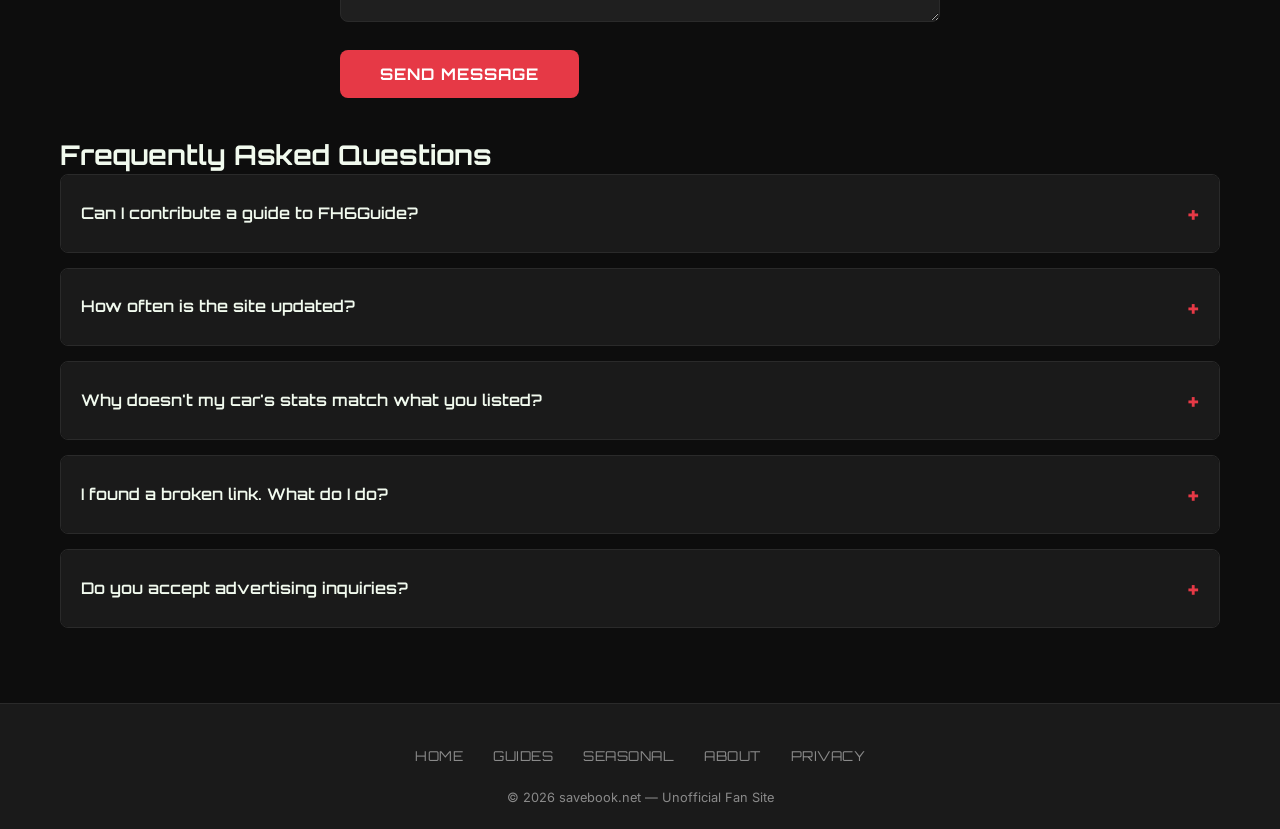
<file: pages/contact.html>
<!DOCTYPE html>
<html lang="en">
<head>
  <meta charset="UTF-8">
  <meta name="viewport" content="width=device-width, initial-scale=1.0">
  <title>Contact Us | FH6Guide</title>
  <meta name="description" content="Contact FH6Guide.net. Send corrections, contribute guides, report broken links, or share feedback about Forza Horizon 6 Japan content.">
  <meta name="keywords" content="FH6Guide contact, Forza Horizon 6 feedback, FH6 guide corrections">
  <link rel="canonical" href="https://fh6guide.net/pages/contact.html">
  <meta property="og:title" content="Contact Us — FH6Guide">
  <meta property="og:type" content="website">
  <link rel="stylesheet" href="../css/style.css">
  <script async src="https://pagead2.googlesyndication.com/pagead/js/adsbygoogle.js?client=ca-pub-9420599375364457"
     crossorigin="anonymous"></script>
</head>
<body>
  <header class="header"><div class="header-inner"><a href="../index.html" class="logo"><svg viewBox="0 0 32 32" fill="none"><rect width="32" height="32" rx="4" fill="#e63946"/><rect x="4" y="4" width="8" height="8" fill="#fff"/><rect x="20" y="4" width="8" height="8" fill="#fff"/><rect x="12" y="12" width="8" height="8" fill="#fff"/><rect x="4" y="20" width="8" height="8" fill="#fff"/><rect x="20" y="20" width="8" height="8" fill="#fff"/></svg>FH6Guide</a><nav class="nav-desktop"><ul><li><a href="../index.html">Home</a></li><li><a href="guides/index.html">Guides ▾</a><ul class="dropdown"><li><a href="guides/beginner-guide.html">Beginner Guide</a></li><li><a href="guides/barn-finds-guide.html">Barn Finds</a></li><li><a href="guides/car-guide.html">Car List</a></li><li><a href="guides/track-guide.html">Track Guide</a></li><li><a href="guides/tuning-guide.html">Tuning</a></li><li><a href="guides/collectibles-guide.html">Collectibles</a></li></ul></li><li><a href="seasonal/index.html">Seasonal ▾</a></li><li><a href="contact.html">Contact</a></li></ul></nav><button class="hamburger"><span></span><span></span><span></span></button></div></header>
  <nav class="nav-mobile"><ul><li><a href="../index.html">Home</a></li><li class="mobile-dropdown"><a href="guides/index.html">Guides</a><ul class="mobile-dropdown-content"><li><a href="guides/beginner-guide.html">Beginner Guide</a></li><li><a href="guides/barn-finds-guide.html">Barn Finds</a></li><li><a href="guides/car-guide.html">Car List</a></li><li><a href="guides/track-guide.html">Track Guide</a></li><li><a href="guides/tuning-guide.html">Tuning</a></li><li><a href="guides/collectibles-guide.html">Collectibles</a></li></ul></li></ul></nav>

  <section class="hero-page"><div class="container"><p class="breadcrumb"><a href="../index.html">Home</a> / Contact</p><h1>Contact Us</h1>
<div class="img-banner" style="margin:20px 0 28px;">
  <img src="../images/gallery/gallery_02.jpg" alt="Mount Akagi Route — FH6 Japan" loading="lazy" style="width:100%;border-radius:8px;">
</div>
</div></section>

  <main class="main-content"><div class="container">
    <div class="content-section">
      <p>We welcome corrections, contributions, and feedback. If you spotted an error in one of our guides, have a barn find location we missed, or want to share your own racing tips, reach out. We read every message.</p>
      <p>For the fastest response, use the form below. Alternatively, email us directly at <strong>shuanghuz1@gmail.com</strong>.</p>
    </div>

    <form class="contact-form" action="mailto:shuanghuz1@gmail.com" method="POST" enctype="text/plain">
      <div class="form-group">
        <label for="name">Your Name</label>
        <input type="text" id="name" name="name" placeholder="Name" required>
      </div>
      <div class="form-group">
        <label for="email">Email Address</label>
        <input type="email" id="email" name="email" placeholder="your@email.com" required>
      </div>
      <div class="form-group">
        <label for="subject">Subject</label>
        <select id="subject" name="subject">
          <option value="correction">Guide Correction</option>
          <option value="contribution">Content Contribution</option>
          <option value="broken-link">Broken Link Report</option>
          <option value="feedback">General Feedback</option>
          <option value="other">Other</option>
        </select>
      </div>
      <div class="form-group">
        <label for="message">Message</label>
        <textarea id="message" name="message" placeholder="Describe your message in detail..." required></textarea>
      </div>
      <button type="submit" class="btn-primary">Send Message</button>
    </form>

    <div class="faq-section">
      <h2>Frequently Asked Questions</h2>
      <div class="faq-item">
        <div class="faq-question">Can I contribute a guide to FH6Guide?</div>
        <div class="faq-answer">Yes. We accept guest contributions from players with verified FH6 Japan experience. Submit a rough draft via the contact form and our editorial team will review it. We credit all contributors by name. Guides must meet our editorial standards and be original content.</div>
      </div>
      <div class="faq-item">
        <div class="faq-question">How often is the site updated?</div>
        <div class="faq-answer">Pages are updated within 48 hours of major game patches that affect gameplay mechanics, car stats, or track layouts. Seasonal pages are updated each Thursday before the new season begins. Car lists and barn find guides are cross-referenced against game data weekly.</div>
      </div>
      <div class="faq-item">
        <div class="faq-question">Why doesn't my car's stats match what you listed?</div>
        <div class="faq-answer">Car stats in FH6 change with game updates, and individual cars may vary based on your specific upgrade configuration. Our car list reflects base showroom stats unless noted. If you believe a stat is incorrect, send us the car name, year, and specific stat, and we'll verify against the current game version.</div>
      </div>
      <div class="faq-item">
        <div class="faq-question">I found a broken link. What do I do?</div>
        <div class="faq-answer">Use the contact form and select "Broken Link Report" as the subject. Include the page URL and the specific link text that's broken. We fix broken links within 24 hours of receiving the report.</div>
      </div>
      <div class="faq-item">
        <div class="faq-question">Do you accept advertising inquiries?</div>
        <div class="faq-answer">We use Google AdSense for all advertising. If you're a potential AdSense partner with a relevant product or service, you can reach us via the contact form. We maintain strict editorial independence from all advertising relationships.</div>
      </div>
    </div>
  </div></main>

  <footer class="footer"><div class="container"><div class="footer-links"><a href="../index.html">Home</a><a href="guides/index.html">Guides</a><a href="seasonal/index.html">Seasonal</a><a href="about.html">About</a><a href="privacy.html">Privacy</a></div><p>© 2026 savebook.net — Unofficial Fan Site</p></div></footer>
  <script src="../js/header.js"></script>
</body>
</html>
</file>
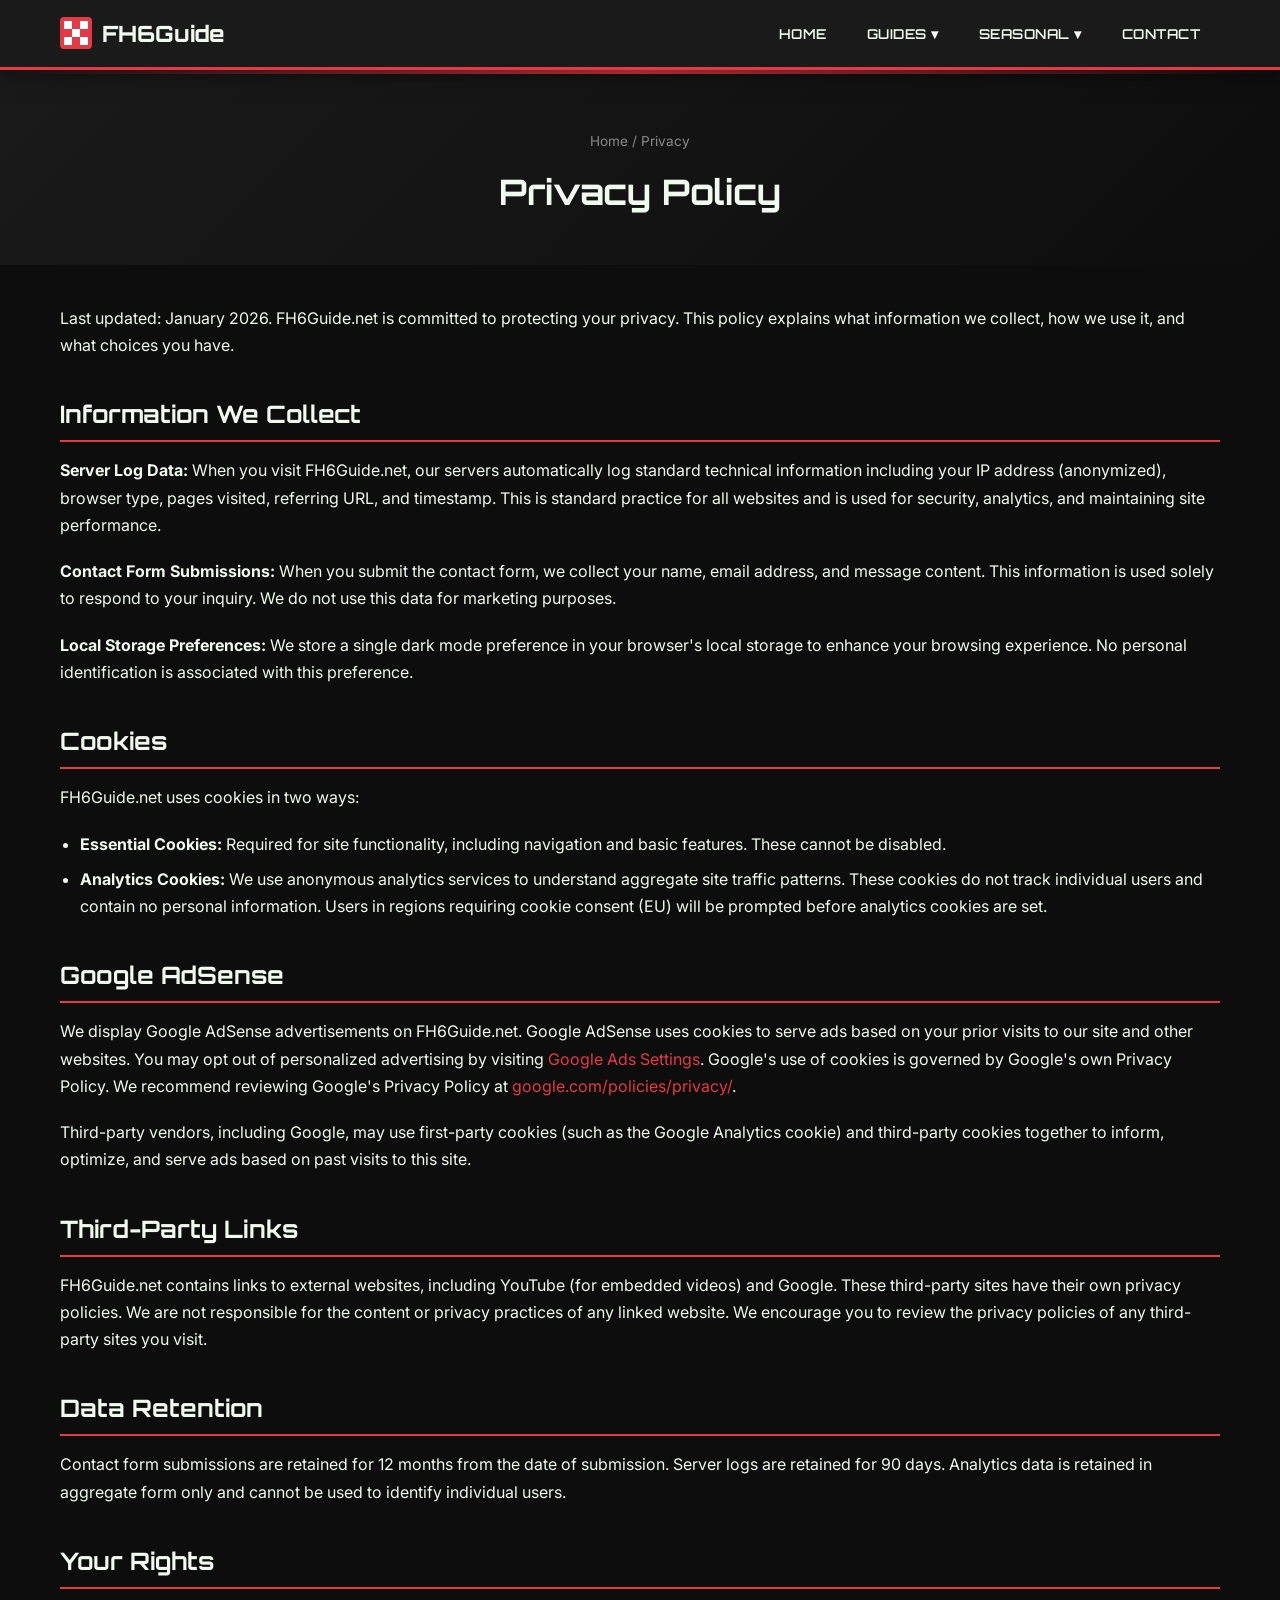
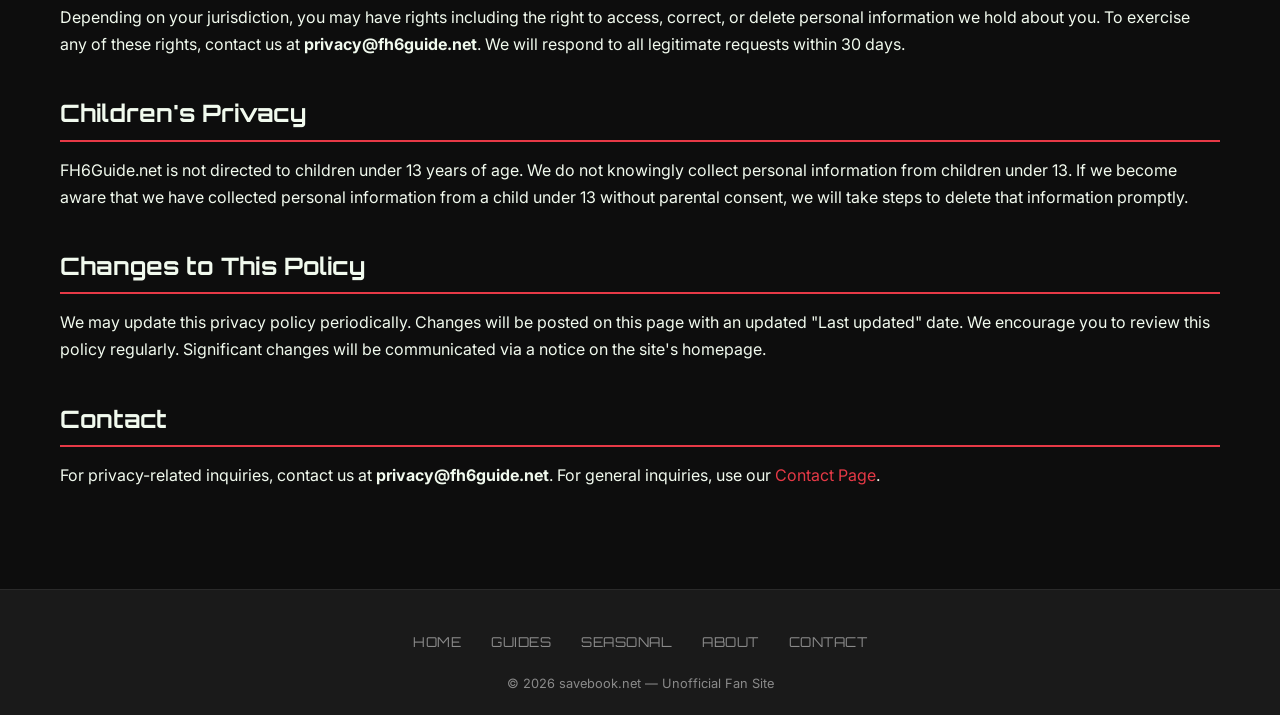
<file: pages/privacy.html>
<!DOCTYPE html>
<html lang="en">
<head>
  <meta charset="UTF-8">
  <meta name="viewport" content="width=device-width, initial-scale=1.0">
  <title>Privacy Policy | FH6Guide</title>
  <meta name="description" content="FH6Guide.net privacy policy. Information about data collection, cookies, Google AdSense, and your rights regarding personal information.">
  <meta name="keywords" content="FH6Guide privacy, privacy policy, cookies, AdSense">
  <link rel="canonical" href="https://fh6guide.net/pages/privacy.html">
  <link rel="stylesheet" href="../css/style.css">
  <script async src="https://pagead2.googlesyndication.com/pagead/js/adsbygoogle.js?client=ca-pub-9420599375364457"
     crossorigin="anonymous"></script>
</head>
<body>
  <header class="header"><div class="header-inner"><a href="../index.html" class="logo"><svg viewBox="0 0 32 32" fill="none"><rect width="32" height="32" rx="4" fill="#e63946"/><rect x="4" y="4" width="8" height="8" fill="#fff"/><rect x="20" y="4" width="8" height="8" fill="#fff"/><rect x="12" y="12" width="8" height="8" fill="#fff"/><rect x="4" y="20" width="8" height="8" fill="#fff"/><rect x="20" y="20" width="8" height="8" fill="#fff"/></svg>FH6Guide</a><nav class="nav-desktop"><ul><li><a href="../index.html">Home</a></li><li><a href="guides/index.html">Guides ▾</a><ul class="dropdown"><li><a href="guides/beginner-guide.html">Beginner Guide</a></li><li><a href="guides/barn-finds-guide.html">Barn Finds</a></li><li><a href="guides/car-guide.html">Car List</a></li><li><a href="guides/track-guide.html">Track Guide</a></li><li><a href="guides/tuning-guide.html">Tuning</a></li><li><a href="guides/collectibles-guide.html">Collectibles</a></li></ul></li><li><a href="seasonal/index.html">Seasonal ▾</a></li><li><a href="contact.html">Contact</a></li></ul></nav><button class="hamburger"><span></span><span></span><span></span></button></div></header>
  <nav class="nav-mobile"><ul><li><a href="../index.html">Home</a></li><li class="mobile-dropdown"><a href="guides/index.html">Guides</a><ul class="mobile-dropdown-content"><li><a href="guides/beginner-guide.html">Beginner Guide</a></li><li><a href="guides/barn-finds-guide.html">Barn Finds</a></li><li><a href="guides/car-guide.html">Car List</a></li><li><a href="guides/track-guide.html">Track Guide</a></li><li><a href="guides/tuning-guide.html">Tuning</a></li><li><a href="guides/collectibles-guide.html">Collectibles</a></li></ul></li></ul></nav>

  <section class="hero-page"><div class="container"><p class="breadcrumb"><a href="../index.html">Home</a> / Privacy</p><h1>Privacy Policy</h1></div></section>

  <main class="main-content"><div class="container">
    <div class="content-section">
      <p>Last updated: January 2026. FH6Guide.net is committed to protecting your privacy. This policy explains what information we collect, how we use it, and what choices you have.</p>
    </div>

    <div class="content-section">
      <h2>Information We Collect</h2>
      <p><strong>Server Log Data:</strong> When you visit FH6Guide.net, our servers automatically log standard technical information including your IP address (anonymized), browser type, pages visited, referring URL, and timestamp. This is standard practice for all websites and is used for security, analytics, and maintaining site performance.</p>
      <p><strong>Contact Form Submissions:</strong> When you submit the contact form, we collect your name, email address, and message content. This information is used solely to respond to your inquiry. We do not use this data for marketing purposes.</p>
      <p><strong>Local Storage Preferences:</strong> We store a single dark mode preference in your browser's local storage to enhance your browsing experience. No personal identification is associated with this preference.</p>
    </div>

    <div class="content-section">
      <h2>Cookies</h2>
      <p>FH6Guide.net uses cookies in two ways:</p>
      <ul style="padding-left:20px">
        <li><strong>Essential Cookies:</strong> Required for site functionality, including navigation and basic features. These cannot be disabled.</li>
        <li><strong>Analytics Cookies:</strong> We use anonymous analytics services to understand aggregate site traffic patterns. These cookies do not track individual users and contain no personal information. Users in regions requiring cookie consent (EU) will be prompted before analytics cookies are set.</li>
      </ul>
    </div>

    <div class="content-section">
      <h2>Google AdSense</h2>
      <p>We display Google AdSense advertisements on FH6Guide.net. Google AdSense uses cookies to serve ads based on your prior visits to our site and other websites. You may opt out of personalized advertising by visiting <a href="https://www.google.com/settings/ads" target="_blank" rel="noopener">Google Ads Settings</a>. Google's use of cookies is governed by Google's own Privacy Policy. We recommend reviewing Google's Privacy Policy at <a href="https://www.google.com/policies/privacy/" target="_blank" rel="noopener">google.com/policies/privacy/</a>.</p>
      <p>Third-party vendors, including Google, may use first-party cookies (such as the Google Analytics cookie) and third-party cookies together to inform, optimize, and serve ads based on past visits to this site.</p>
    </div>

    <div class="content-section">
      <h2>Third-Party Links</h2>
      <p>FH6Guide.net contains links to external websites, including YouTube (for embedded videos) and Google. These third-party sites have their own privacy policies. We are not responsible for the content or privacy practices of any linked website. We encourage you to review the privacy policies of any third-party sites you visit.</p>
    </div>

    <div class="content-section">
      <h2>Data Retention</h2>
      <p>Contact form submissions are retained for 12 months from the date of submission. Server logs are retained for 90 days. Analytics data is retained in aggregate form only and cannot be used to identify individual users.</p>
    </div>

    <div class="content-section">
      <h2>Your Rights</h2>
      <p>Depending on your jurisdiction, you may have rights including the right to access, correct, or delete personal information we hold about you. To exercise any of these rights, contact us at <strong>privacy@fh6guide.net</strong>. We will respond to all legitimate requests within 30 days.</p>
    </div>

    <div class="content-section">
      <h2>Children's Privacy</h2>
      <p>FH6Guide.net is not directed to children under 13 years of age. We do not knowingly collect personal information from children under 13. If we become aware that we have collected personal information from a child under 13 without parental consent, we will take steps to delete that information promptly.</p>
    </div>

    <div class="content-section">
      <h2>Changes to This Policy</h2>
      <p>We may update this privacy policy periodically. Changes will be posted on this page with an updated "Last updated" date. We encourage you to review this policy regularly. Significant changes will be communicated via a notice on the site's homepage.</p>
    </div>

    <div class="content-section">
      <h2>Contact</h2>
      <p>For privacy-related inquiries, contact us at <strong>privacy@fh6guide.net</strong>. For general inquiries, use our <a href="contact.html">Contact Page</a>.</p>
    </div>
  </div></main>

  <footer class="footer"><div class="container"><div class="footer-links"><a href="../index.html">Home</a><a href="guides/index.html">Guides</a><a href="seasonal/index.html">Seasonal</a><a href="about.html">About</a><a href="contact.html">Contact</a></div><p>© 2026 savebook.net — Unofficial Fan Site</p></div></footer>
  <script src="../js/header.js"></script>
</body>
</html>
</file>
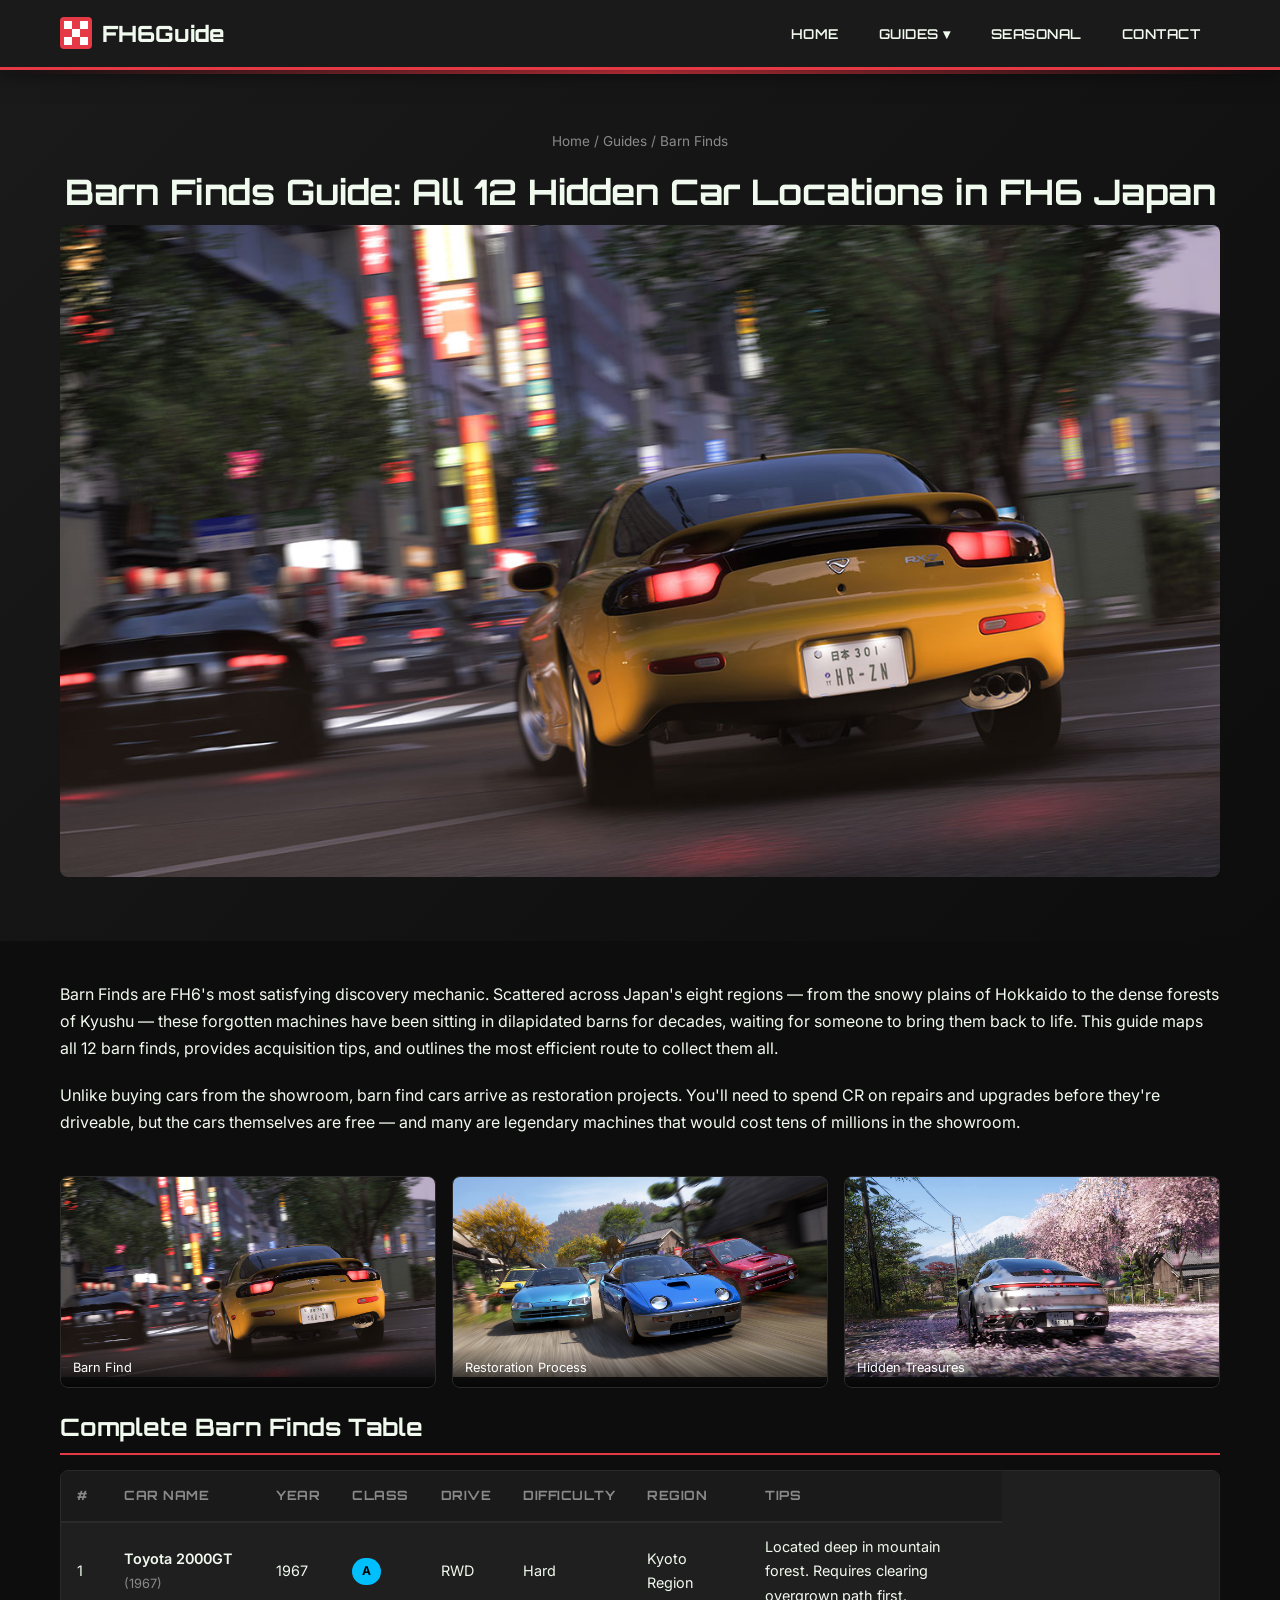
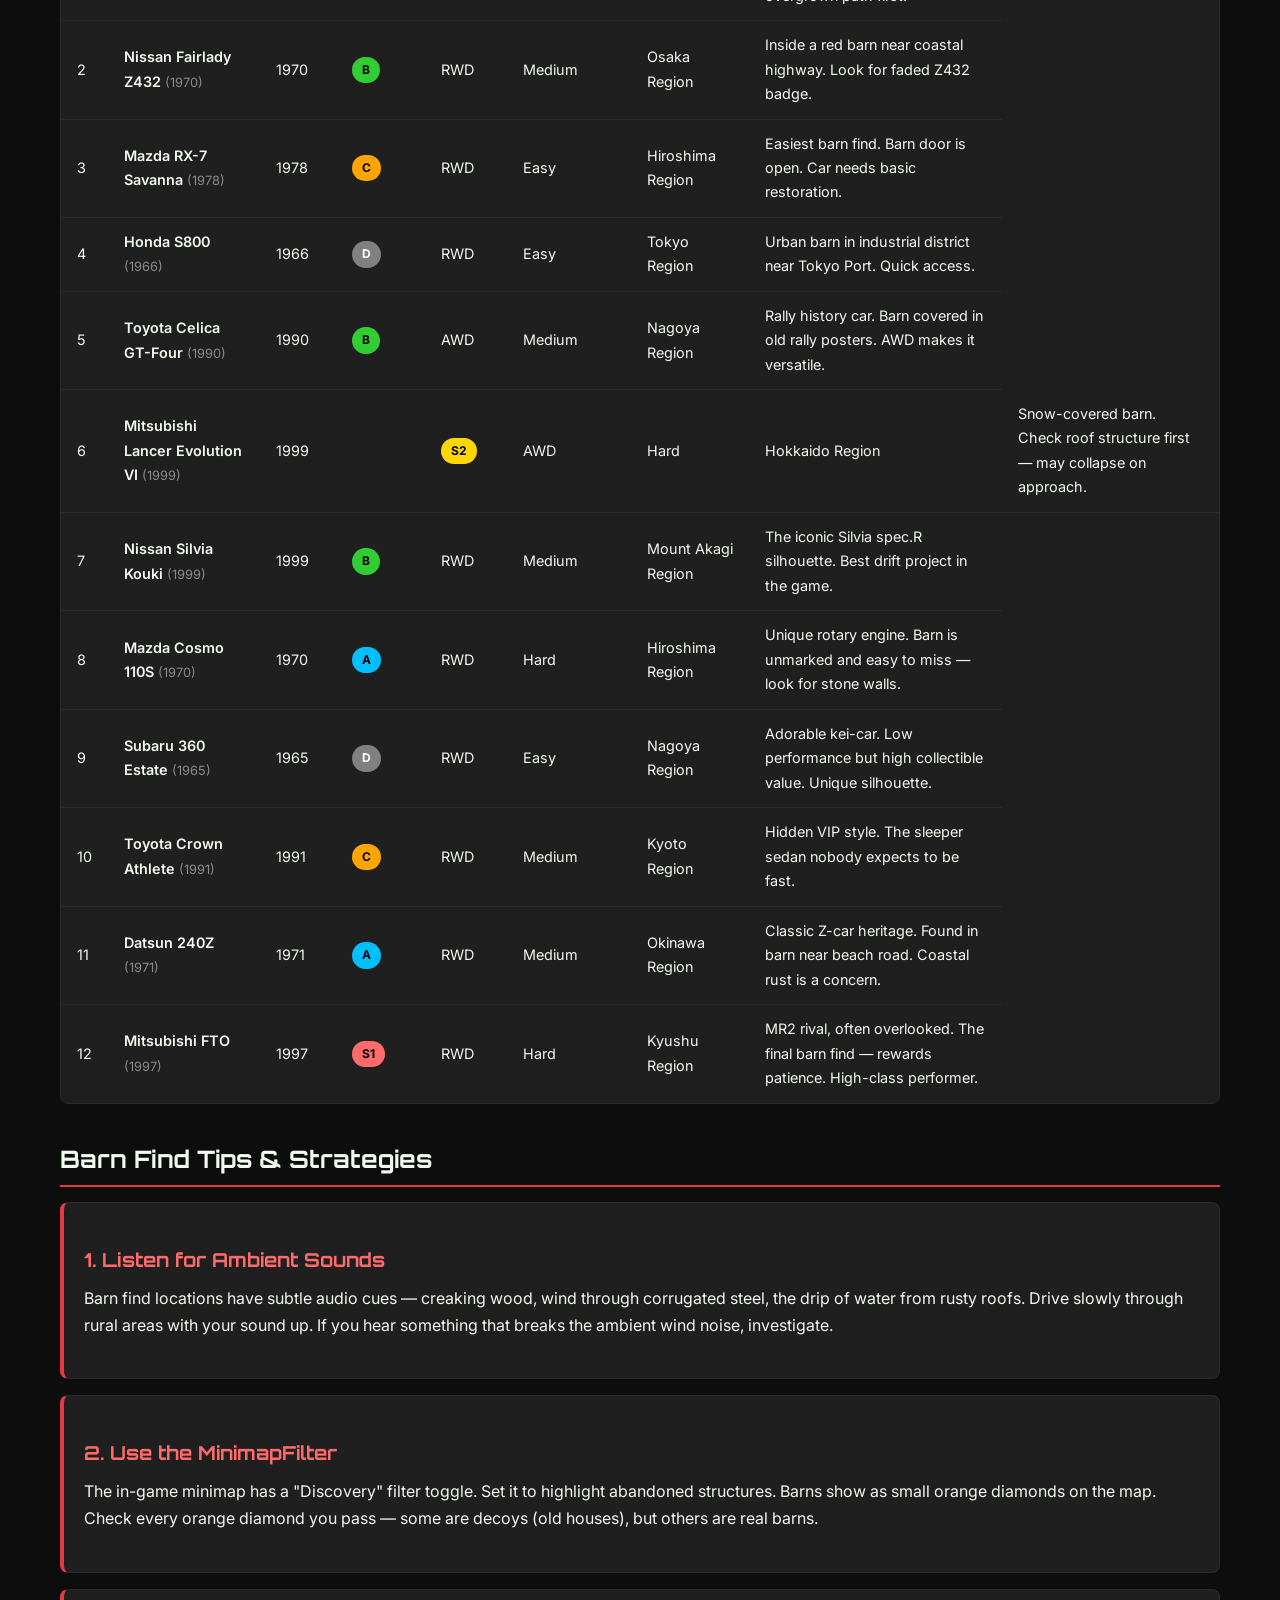
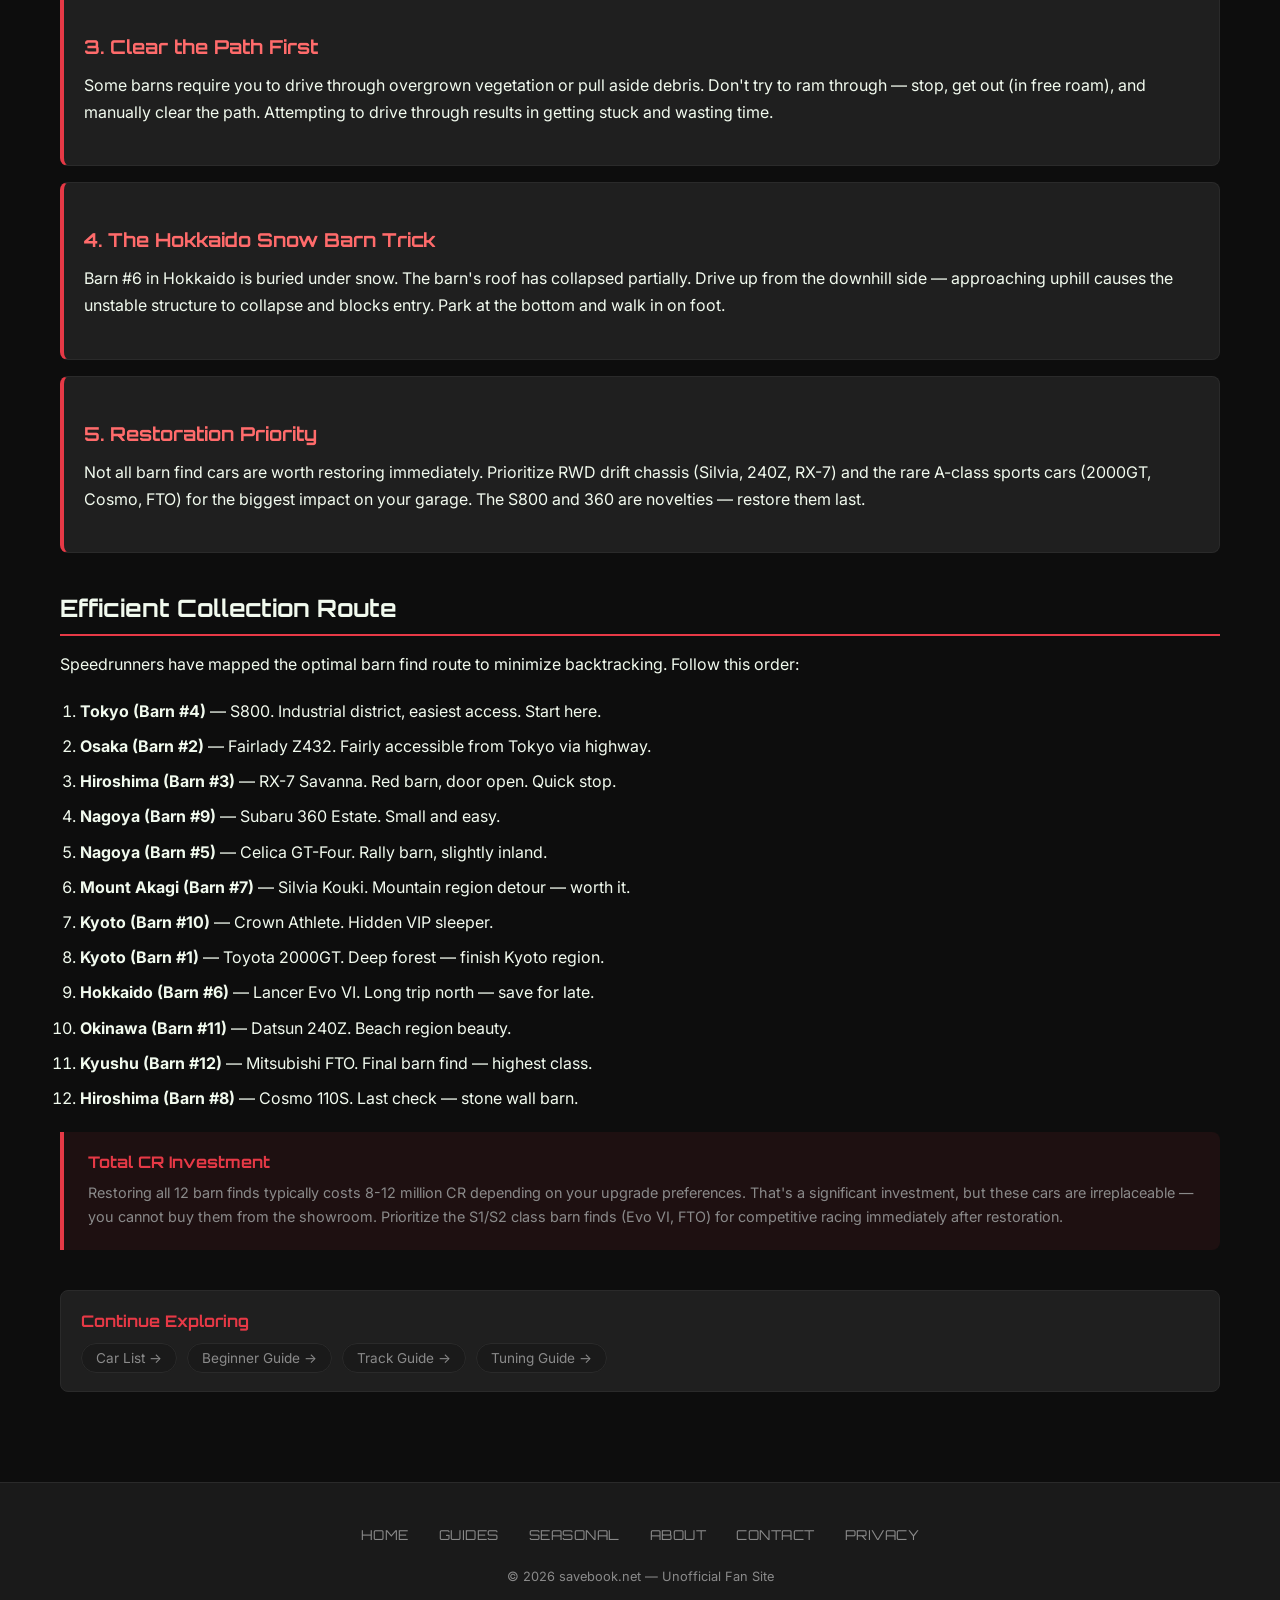
<file: pages/guides/barn-finds-guide.html>
<!DOCTYPE html>
<html lang="en">
<head>
  <meta charset="UTF-8">
  <meta name="viewport" content="width=device-width, initial-scale=1.0">
  <title>Barn Finds Guide: All 12 Hidden Car Locations in FH6 Japan</title>
  <meta name="description" content="Complete barn finds guide for Forza Horizon 6 Japan. All 12 hidden car locations with tips, difficulty ratings, and efficient collection strategy.">
  <meta name="keywords" content="FH6 barn finds, Forza Horizon 6 hidden cars, barn find locations Japan, rare cars FH6, forgotten cars">
  <link rel="canonical" href="https://fh6guide.net/pages/guides/barn-finds-guide.html">
  <meta property="og:title" content="Barn Finds Guide: All 12 Hidden Car Locations in FH6 Japan">
  <meta property="og:description" content="Map every hidden barn find across Japan's 8 regions. Tips, difficulty ratings, and the fastest collection route.">
  <meta property="og:type" content="article">
  <link rel="stylesheet" href="../../css/style.css">
  <script type="application/ld+json">
  {"@context":"https://schema.org","@type":"Article","headline":"Barn Finds Guide: All 12 Hidden Car Locations in FH6 Japan","description":"Complete map of all 12 barn finds in Forza Horizon 6 Japan with location tips and collection strategy.","author":{"@type":"Organization","name":"FH6Guide"},"publisher":{"@type":"Organization","name":"FH6Guide"},"datePublished":"2026-01-20"}
  </script>
  <script async src="https://pagead2.googlesyndication.com/pagead/js/adsbygoogle.js?client=ca-pub-9420599375364457"
     crossorigin="anonymous"></script>
</head>
<body>
  <header class="header"><div class="header-inner"><a href="../../index.html" class="logo"><svg viewBox="0 0 32 32" fill="none"><rect width="32" height="32" rx="4" fill="#e63946"/><rect x="4" y="4" width="8" height="8" fill="#fff"/><rect x="20" y="4" width="8" height="8" fill="#fff"/><rect x="12" y="12" width="8" height="8" fill="#fff"/><rect x="4" y="20" width="8" height="8" fill="#fff"/><rect x="20" y="20" width="8" height="8" fill="#fff"/></svg>FH6Guide</a><nav class="nav-desktop"><ul><li><a href="../../index.html">Home</a></li><li><a href="index.html">Guides ▾</a><ul class="dropdown"><li><a href="beginner-guide.html">Beginner Guide</a></li><li><a href="barn-finds-guide.html">Barn Finds</a></li><li><a href="car-guide.html">Car List</a></li><li><a href="track-guide.html">Track Guide</a></li><li><a href="tuning-guide.html">Tuning</a></li><li><a href="collectibles-guide.html">Collectibles</a></li></ul></li><li><a href="../seasonal/index.html">Seasonal</a></li><li><a href="../contact.html">Contact</a></li></ul></nav><button class="hamburger" aria-label="Menu"><span></span><span></span><span></span></button></div></header>
  <nav class="nav-mobile"><ul><li><a href="../../index.html">Home</a></li><li class="mobile-dropdown"><a href="index.html">Guides</a><ul class="mobile-dropdown-content"><li><a href="beginner-guide.html">Beginner Guide</a></li><li><a href="barn-finds-guide.html">Barn Finds</a></li><li><a href="car-guide.html">Car List</a></li><li><a href="track-guide.html">Track Guide</a></li><li><a href="tuning-guide.html">Tuning</a></li><li><a href="collectibles-guide.html">Collectibles</a></li></ul></li><li><a href="../seasonal/index.html">Seasonal</a></li><li><a href="../contact.html">Contact</a></li></ul></nav>

  <section class="hero-page"><div class="container"><p class="breadcrumb"><a href="../../index.html">Home</a> / <a href="index.html">Guides</a> / Barn Finds</p><h1>Barn Finds Guide: All 12 Hidden Car Locations in FH6 Japan</h1>
    <img src="../../images/barn/barn01.jpg" alt="Forza Horizon 6" style="width:100%;height:auto;display:block;margin-bottom:24px;border-radius:8px;">
</div></section>

  <main class="main-content"><div class="container">
    <div class="content-section">
      <p>Barn Finds are FH6's most satisfying discovery mechanic. Scattered across Japan's eight regions — from the snowy plains of Hokkaido to the dense forests of Kyushu — these forgotten machines have been sitting in dilapidated barns for decades, waiting for someone to bring them back to life. This guide maps all 12 barn finds, provides acquisition tips, and outlines the most efficient route to collect them all.</p>
      <p>Unlike buying cars from the showroom, barn find cars arrive as restoration projects. You'll need to spend CR on repairs and upgrades before they're driveable, but the cars themselves are free — and many are legendary machines that would cost tens of millions in the showroom.</p>
    </div>

        <div class="img-gallery">
      <div class="gallery-item">
        <img src="../../images/gallery/gallery_06.jpg" alt="Barn Find — Forgotten Classic" loading="lazy">
        <div class="img-caption">Barn Find</div>
      </div>
      <div class="gallery-item">
        <img src="../../images/gallery/gallery_07.jpg" alt="Restoration Process" loading="lazy">
        <div class="img-caption">Restoration Process</div>
      </div>
      <div class="gallery-item">
        <img src="../../images/gallery/gallery_08.jpg" alt="Hidden Treasures" loading="lazy">
        <div class="img-caption">Hidden Treasures</div>
      </div>
    </div>

    

    <div class="content-section">
      <h2>Complete Barn Finds Table</h2>
      <div class="table-wrapper">
        <table>
          <thead>
            <tr><th>#</th><th>Car Name</th><th>Year</th><th>Class</th><th>Drive</th><th>Difficulty</th><th>Region</th><th>Tips</th></tr>
          </thead>
          <tbody>
            <tr><td>1</td><td><span class="car-name">Toyota 2000GT</span> <span class="car-year">(1967)</span></td><td>1967</td><td><span class="car-class class-a">A</span></td><td>RWD</td><td>Hard</td><td>Kyoto Region</td><td>Located deep in mountain forest. Requires clearing overgrown path first.</td></tr>
            <tr><td>2</td><td><span class="car-name">Nissan Fairlady Z432</span> <span class="car-year">(1970)</span></td><td>1970</td><td><span class="car-class class-b">B</span></td><td>RWD</td><td>Medium</td><td>Osaka Region</td><td>Inside a red barn near coastal highway. Look for faded Z432 badge.</td></tr>
            <tr><td>3</td><td><span class="car-name">Mazda RX-7 Savanna</span> <span class="car-year">(1978)</span></td><td>1978</td><td><span class="car-class class-c">C</span></td><td>RWD</td><td>Easy</td><td>Hiroshima Region</td><td>Easiest barn find. Barn door is open. Car needs basic restoration.</td></tr>
            <tr><td>4</td><td><span class="car-name">Honda S800</span> <span class="car-year">(1966)</span></td><td>1966</td><td><span class="car-class class-d">D</span></td><td>RWD</td><td>Easy</td><td>Tokyo Region</td><td>Urban barn in industrial district near Tokyo Port. Quick access.</td></tr>
            <tr><td>5</td><td><span class="car-name">Toyota Celica GT-Four</span> <span class="car-year">(1990)</span></td><td>1990</td><td><span class="car-class class-b">B</span></td><td>AWD</td><td>Medium</td><td>Nagoya Region</td><td>Rally history car. Barn covered in old rally posters. AWD makes it versatile.</td></tr>
            <tr><td>6</td><td><span class="car-name">Mitsubishi Lancer Evolution VI</span> <span class="car-year">(1999)</span></td><td>1999</td><td><td><span class="car-class class-s2">S2</span></td><td>AWD</td><td>Hard</td><td>Hokkaido Region</td><td>Snow-covered barn. Check roof structure first — may collapse on approach.</td></tr>
            <tr><td>7</td><td><span class="car-name">Nissan Silvia Kouki</span> <span class="car-year">(1999)</span></td><td>1999</td><td><span class="car-class class-b">B</span></td><td>RWD</td><td>Medium</td><td>Mount Akagi Region</td><td>The iconic Silvia spec.R silhouette. Best drift project in the game.</td></tr>
            <tr><td>8</td><td><span class="car-name">Mazda Cosmo 110S</span> <span class="car-year">(1970)</span></td><td>1970</td><td><span class="car-class class-a">A</span></td><td>RWD</td><td>Hard</td><td>Hiroshima Region</td><td>Unique rotary engine. Barn is unmarked and easy to miss — look for stone walls.</td></tr>
            <tr><td>9</td><td><span class="car-name">Subaru 360 Estate</span> <span class="car-year">(1965)</span></td><td>1965</td><td><span class="car-class class-d">D</span></td><td>RWD</td><td>Easy</td><td>Nagoya Region</td><td>Adorable kei-car. Low performance but high collectible value. Unique silhouette.</td></tr>
            <tr><td>10</td><td><span class="car-name">Toyota Crown Athlete</span> <span class="car-year">(1991)</span></td><td>1991</td><td><span class="car-class class-c">C</span></td><td>RWD</td><td>Medium</td><td>Kyoto Region</td><td>Hidden VIP style. The sleeper sedan nobody expects to be fast.</td></tr>
            <tr><td>11</td><td><span class="car-name">Datsun 240Z</span> <span class="car-year">(1971)</span></td><td>1971</td><td><span class="car-class class-a">A</span></td><td>RWD</td><td>Medium</td><td>Okinawa Region</td><td>Classic Z-car heritage. Found in barn near beach road. Coastal rust is a concern.</td></tr>
            <tr><td>12</td><td><span class="car-name">Mitsubishi FTO</span> <span class="car-year">(1997)</span></td><td>1997</td><td><span class="car-class class-s1">S1</span></td><td>RWD</td><td>Hard</td><td>Kyushu Region</td><td>MR2 rival, often overlooked. The final barn find — rewards patience. High-class performer.</td></tr>
          </tbody>
        </table>
      </div>
    </div>

    
    <div class="content-section">
      <h2>Barn Find Tips & Strategies</h2>

      <div class="info-card" style="margin-bottom:16px">
        <h3>1. Listen for Ambient Sounds</h3>
        <p>Barn find locations have subtle audio cues — creaking wood, wind through corrugated steel, the drip of water from rusty roofs. Drive slowly through rural areas with your sound up. If you hear something that breaks the ambient wind noise, investigate.</p>
      </div>

      <div class="info-card" style="margin-bottom:16px">
        <h3>2. Use the MinimapFilter</h3>
        <p>The in-game minimap has a "Discovery" filter toggle. Set it to highlight abandoned structures. Barns show as small orange diamonds on the map. Check every orange diamond you pass — some are decoys (old houses), but others are real barns.</p>
      </div>

      <div class="info-card" style="margin-bottom:16px">
        <h3>3. Clear the Path First</h3>
        <p>Some barns require you to drive through overgrown vegetation or pull aside debris. Don't try to ram through — stop, get out (in free roam), and manually clear the path. Attempting to drive through results in getting stuck and wasting time.</p>
      </div>

      <div class="info-card" style="margin-bottom:16px">
        <h3>4. The Hokkaido Snow Barn Trick</h3>
        <p>Barn #6 in Hokkaido is buried under snow. The barn's roof has collapsed partially. Drive up from the downhill side — approaching uphill causes the unstable structure to collapse and blocks entry. Park at the bottom and walk in on foot.</p>
      </div>

      <div class="info-card">
        <h3>5. Restoration Priority</h3>
        <p>Not all barn find cars are worth restoring immediately. Prioritize RWD drift chassis (Silvia, 240Z, RX-7) and the rare A-class sports cars (2000GT, Cosmo, FTO) for the biggest impact on your garage. The S800 and 360 are novelties — restore them last.</p>
      </div>
    </div>

    <div class="content-section">
      <h2>Efficient Collection Route</h2>
      <p>Speedrunners have mapped the optimal barn find route to minimize backtracking. Follow this order:</p>
      <ol style="padding-left:20px;margin-bottom:20px">
        <li><strong>Tokyo (Barn #4)</strong> — S800. Industrial district, easiest access. Start here.</li>
        <li><strong>Osaka (Barn #2)</strong> — Fairlady Z432. Fairly accessible from Tokyo via highway.</li>
        <li><strong>Hiroshima (Barn #3)</strong> — RX-7 Savanna. Red barn, door open. Quick stop.</li>
        <li><strong>Nagoya (Barn #9)</strong> — Subaru 360 Estate. Small and easy.</li>
        <li><strong>Nagoya (Barn #5)</strong> — Celica GT-Four. Rally barn, slightly inland.</li>
        <li><strong>Mount Akagi (Barn #7)</strong> — Silvia Kouki. Mountain region detour — worth it.</li>
        <li><strong>Kyoto (Barn #10)</strong> — Crown Athlete. Hidden VIP sleeper.</li>
        <li><strong>Kyoto (Barn #1)</strong> — Toyota 2000GT. Deep forest — finish Kyoto region.</li>
        <li><strong>Hokkaido (Barn #6)</strong> — Lancer Evo VI. Long trip north — save for late.</li>
        <li><strong>Okinawa (Barn #11)</strong> — Datsun 240Z. Beach region beauty.</li>
        <li><strong>Kyushu (Barn #12)</strong> — Mitsubishi FTO. Final barn find — highest class.</li>
        <li><strong>Hiroshima (Barn #8)</strong> — Cosmo 110S. Last check — stone wall barn.</li>
      </ol>
      <div class="tip-box">
        <h4>Total CR Investment</h4>
        <p>Restoring all 12 barn finds typically costs 8-12 million CR depending on your upgrade preferences. That's a significant investment, but these cars are irreplaceable — you cannot buy them from the showroom. Prioritize the S1/S2 class barn finds (Evo VI, FTO) for competitive racing immediately after restoration.</p>
      </div>
    </div>

    <div class="related-links">
      <h4>Continue Exploring</h4>
      <ul>
        <li><a href="car-guide.html">Car List →</a></li>
        <li><a href="beginner-guide.html">Beginner Guide →</a></li>
        <li><a href="track-guide.html">Track Guide →</a></li>
        <li><a href="tuning-guide.html">Tuning Guide →</a></li>
      </ul>
    </div>
  </div></main>

  <footer class="footer"><div class="container"><div class="footer-links"><a href="../../index.html">Home</a><a href="index.html">Guides</a><a href="../seasonal/index.html">Seasonal</a><a href="../about.html">About</a><a href="../contact.html">Contact</a><a href="../privacy.html">Privacy</a></div><p>© 2026 savebook.net — Unofficial Fan Site</p></div></footer>
  <script src="../../js/header.js"></script>
</body>
</html>
</file>
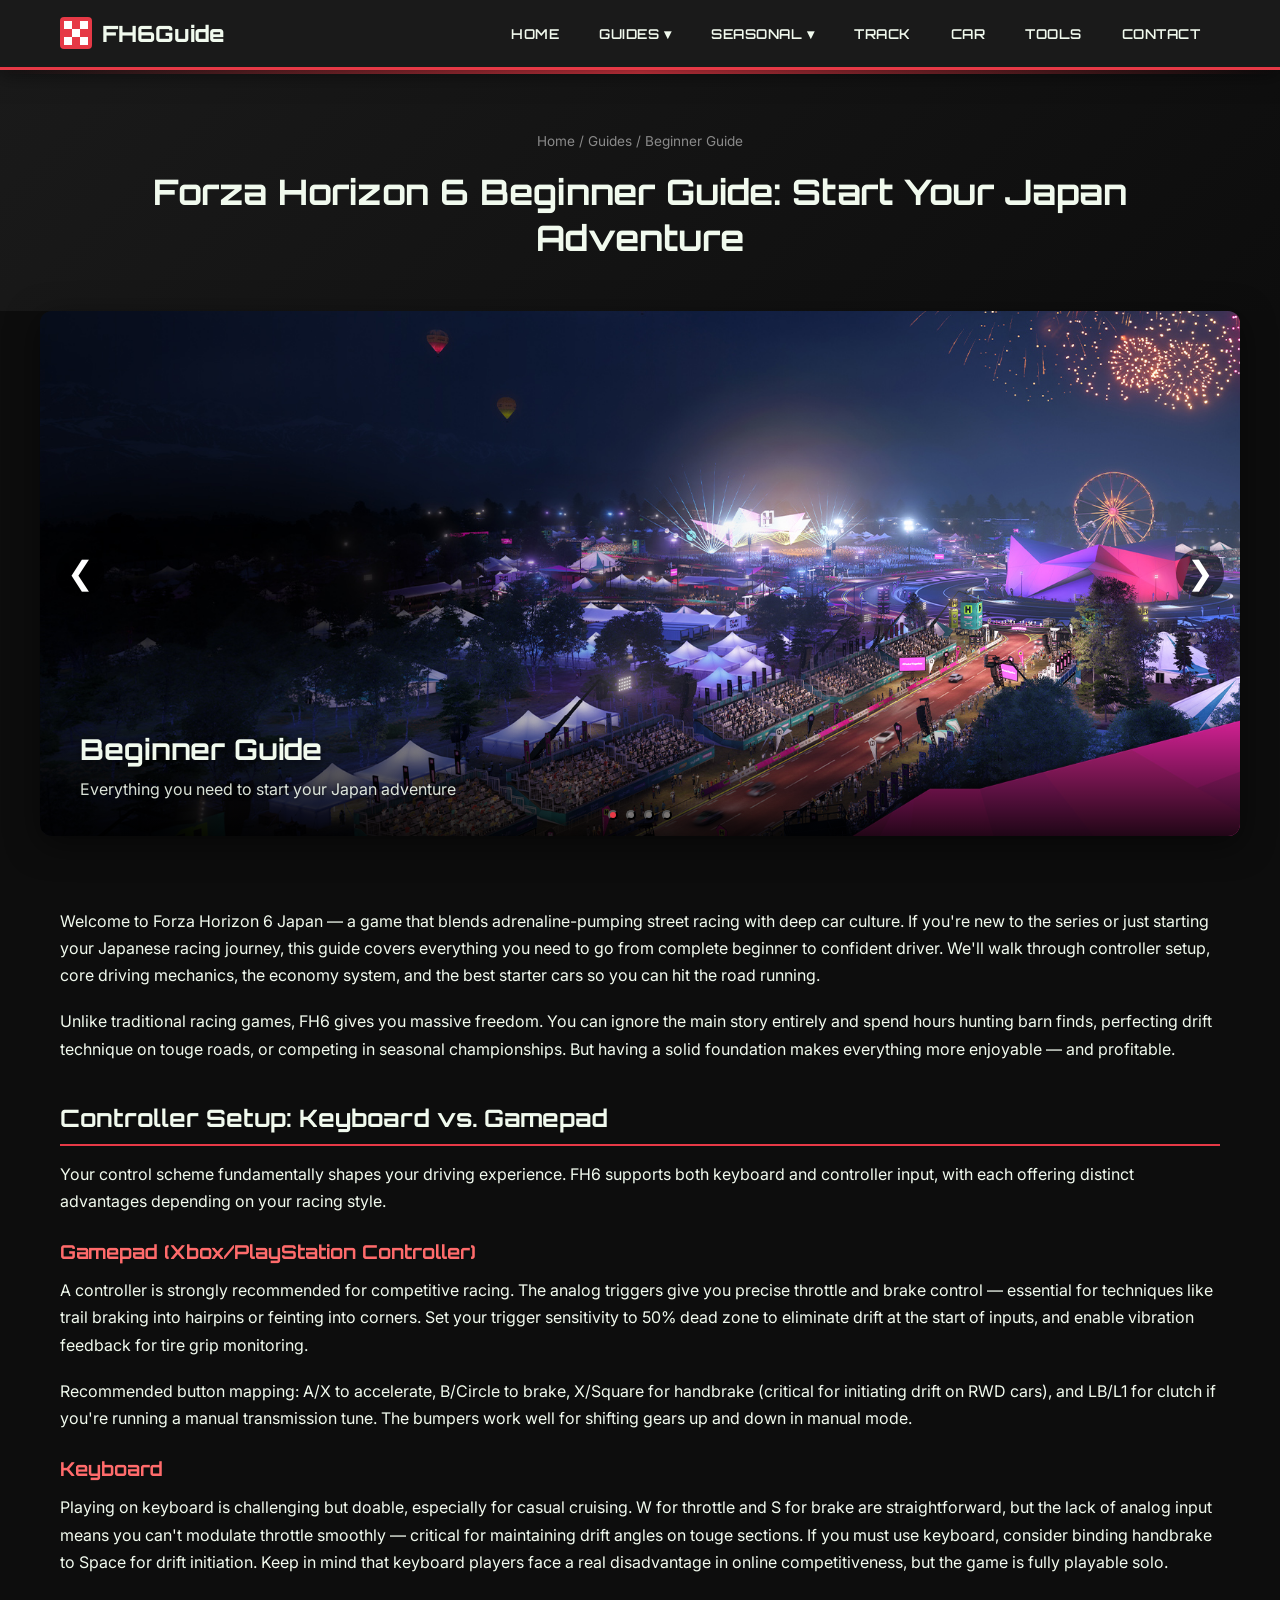
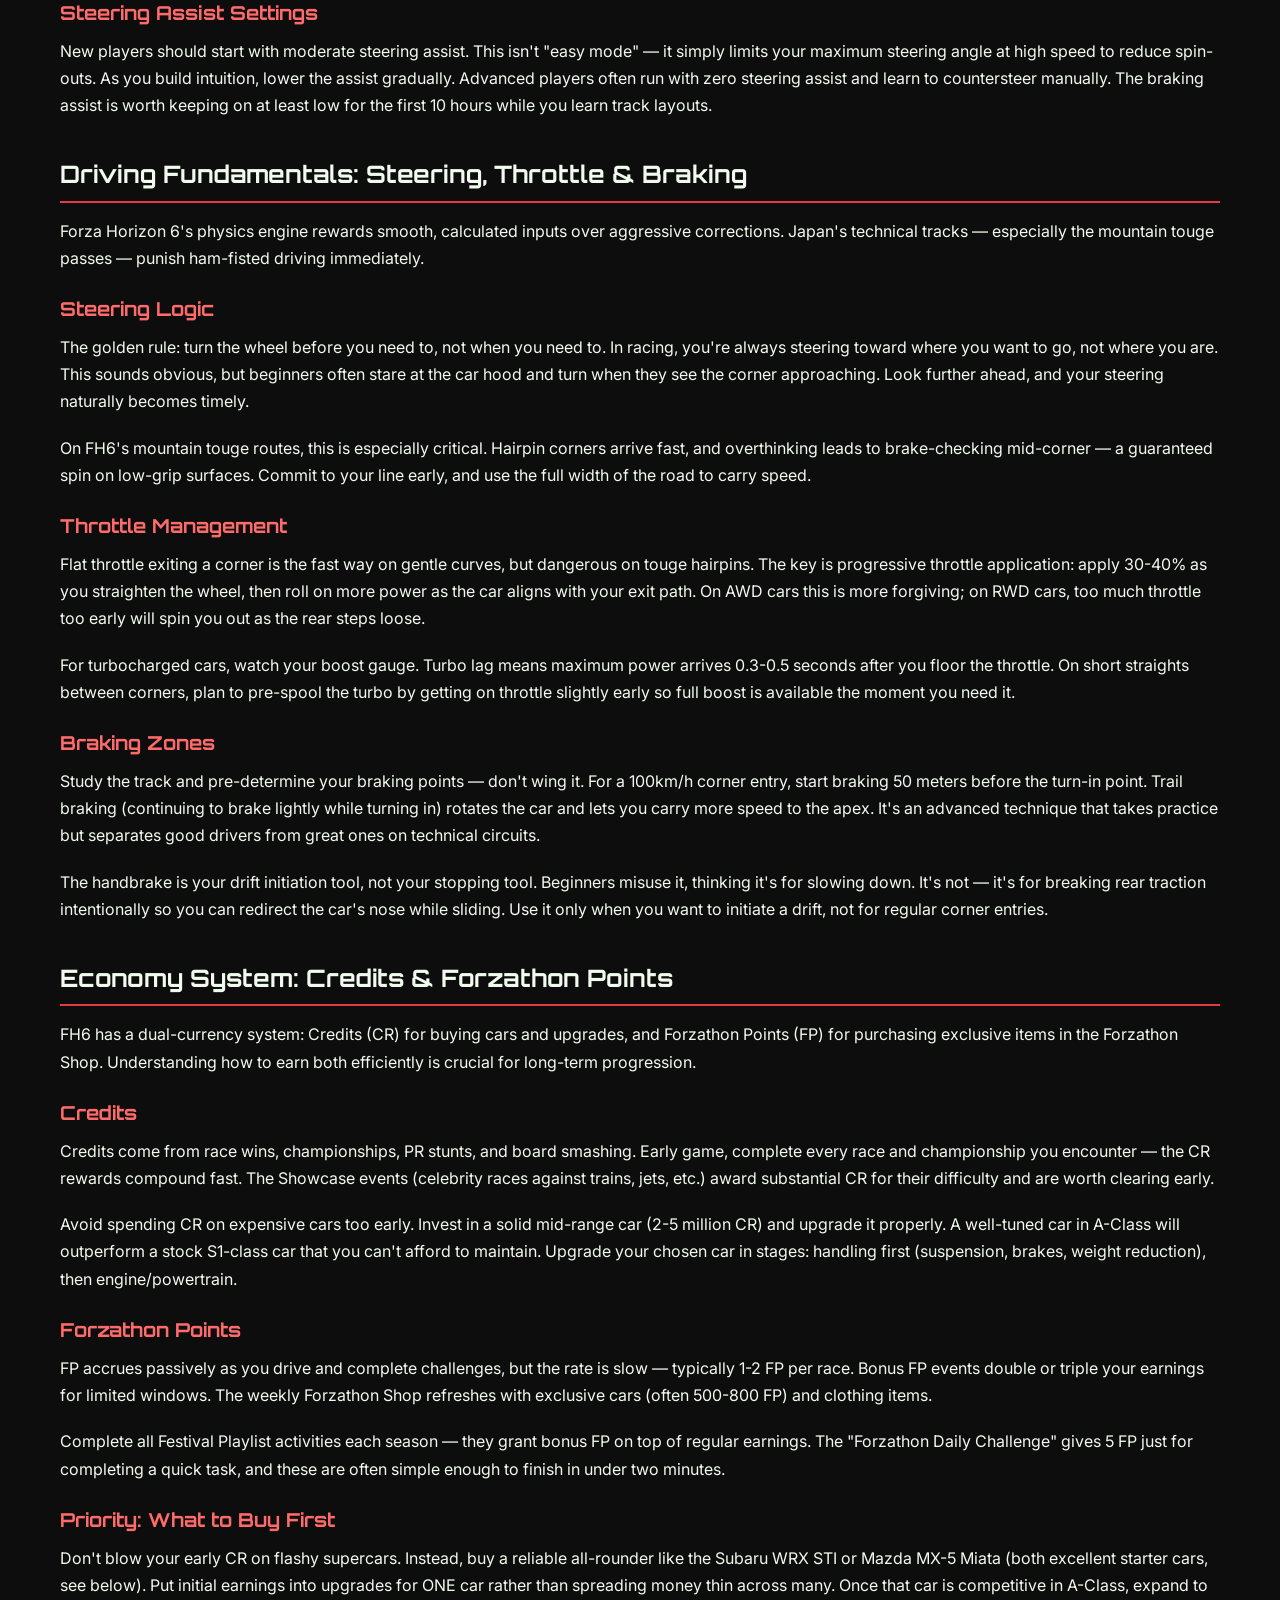
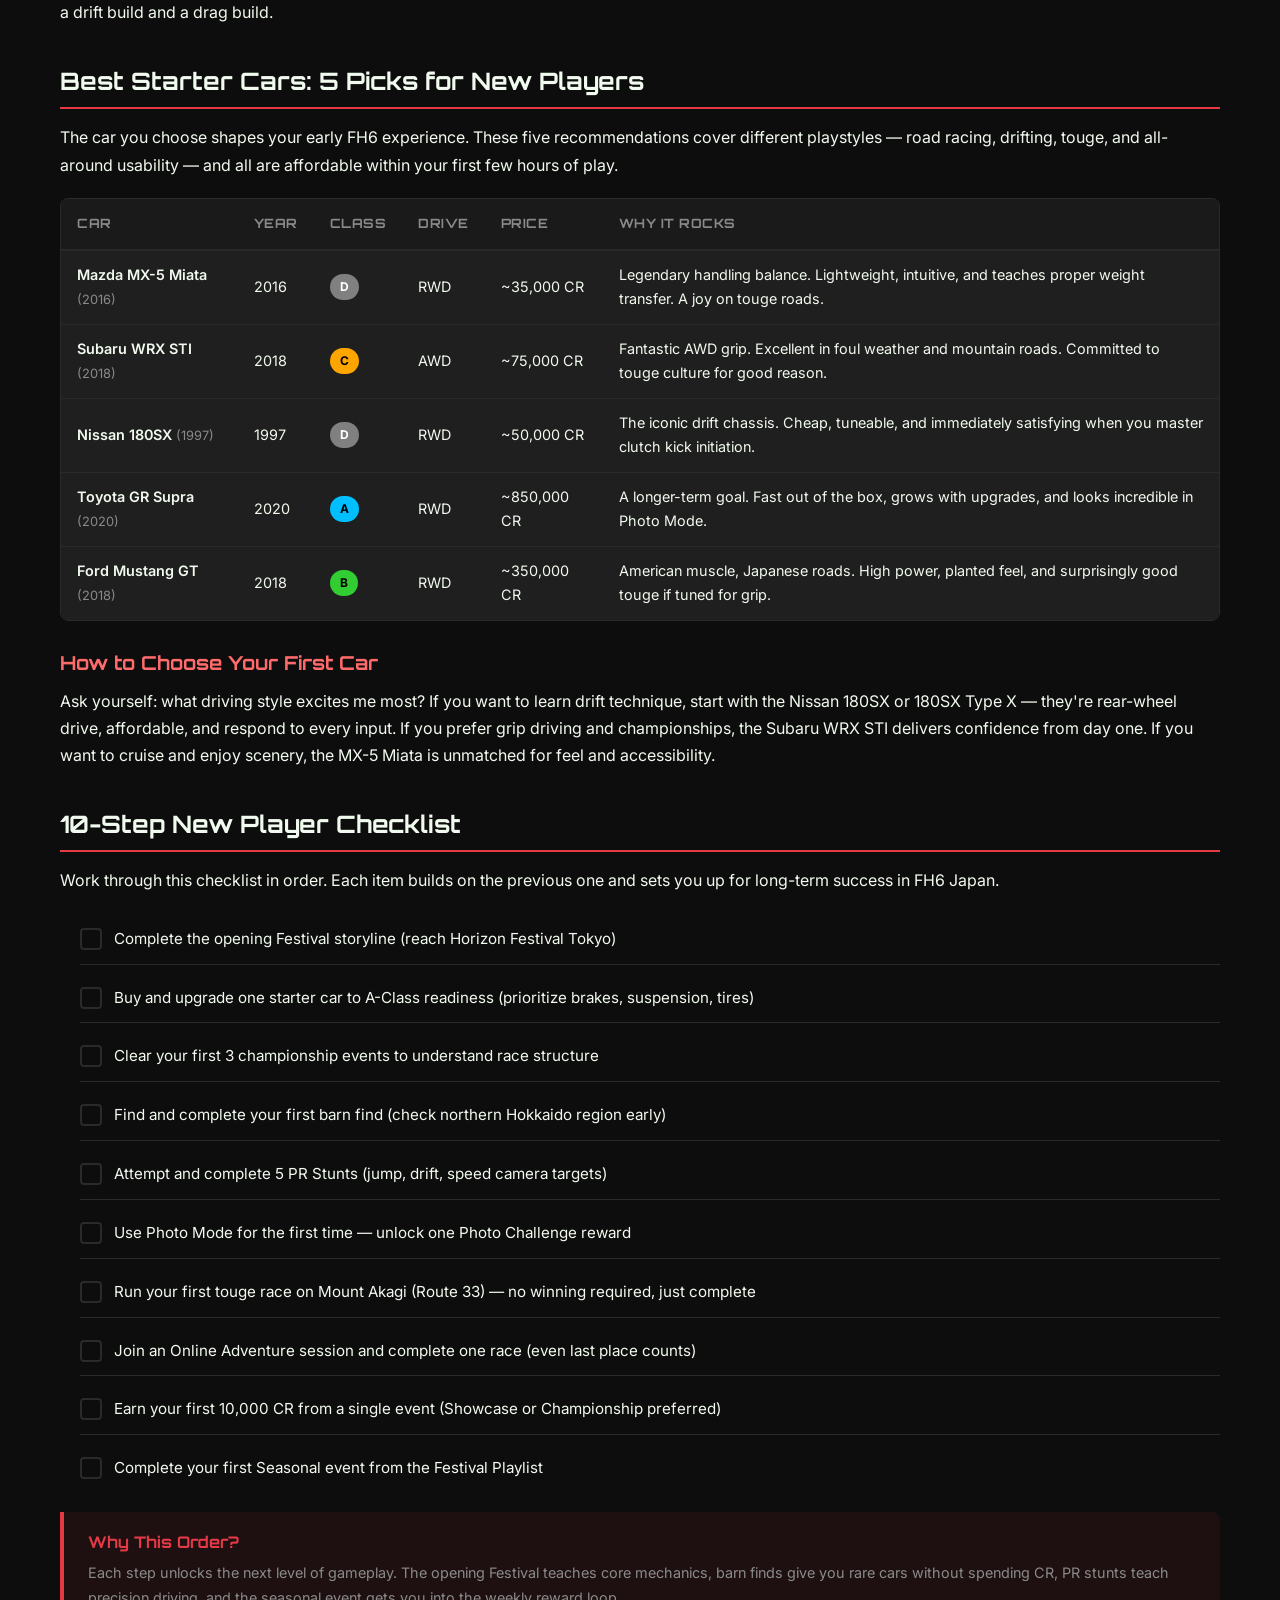
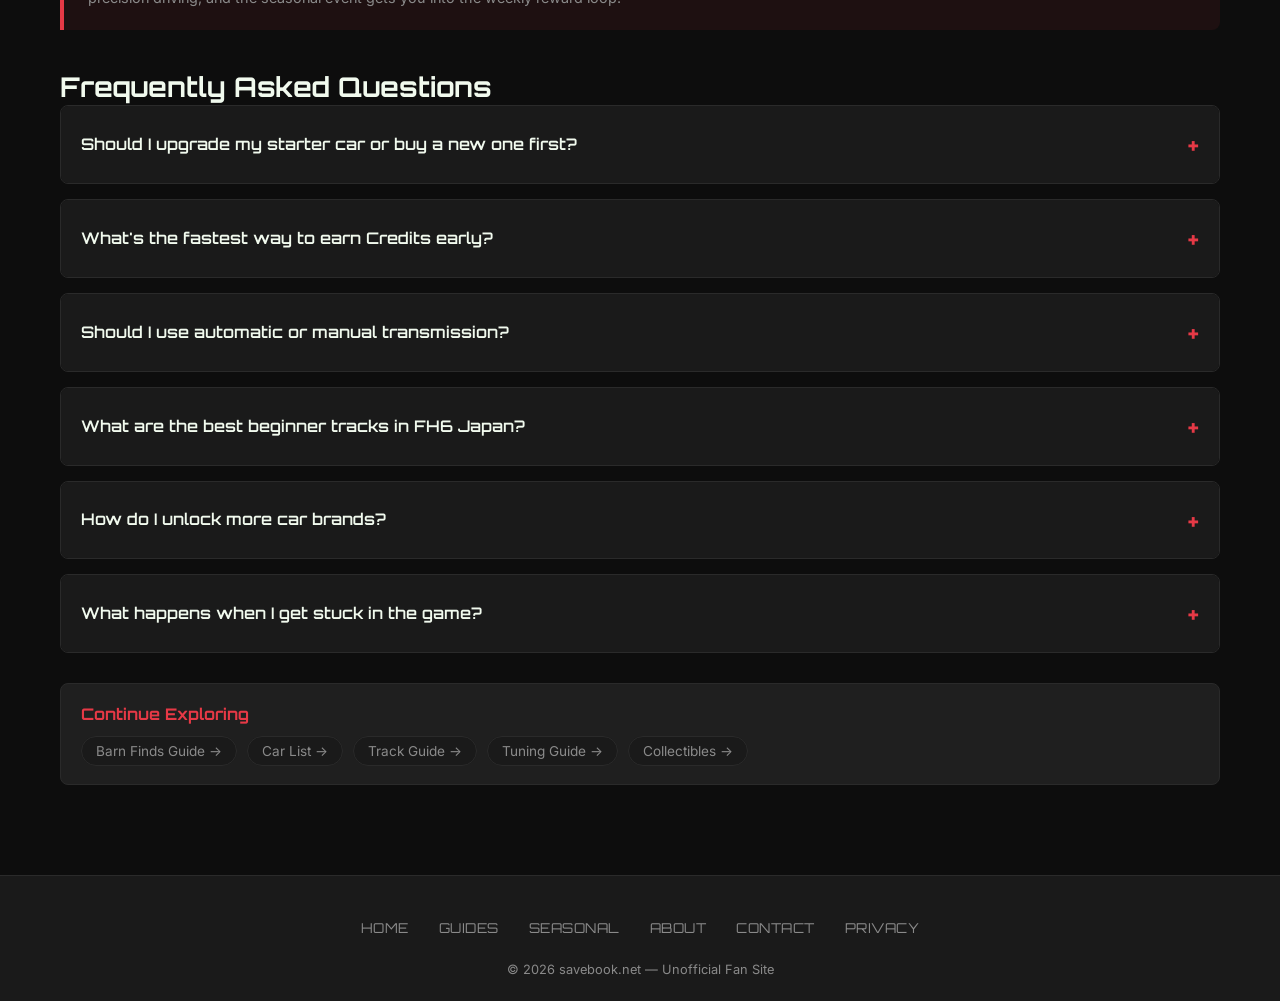
<file: pages/guides/beginner-guide.html>
<!DOCTYPE html>
<html lang="en">
<head>
  <meta charset="UTF-8">
  <meta name="viewport" content="width=device-width, initial-scale=1.0">
  <title>Forza Horizon 6 Beginner Guide: Start Your Japan Adventure</title>
  <meta name="description" content="Complete beginner guide for Forza Horizon 6 Japan. Learn controller setup, driving fundamentals, economy system, best starter cars, and a 10-step checklist to start strong.">
  <meta name="keywords" content="FH6 beginner guide, Forza Horizon 6 getting started, FH6 tutorial, Japan racing tips, starter cars FH6">
  <link rel="canonical" href="https://fh6guide.net/pages/guides/beginner-guide.html">
  <meta property="og:title" content="Forza Horizon 6 Beginner Guide: Start Your Japan Adventure">
  <meta property="og:description" content="Everything you need to dominate from your first race. Controller setup, fundamentals, economy, and best starter cars.">
  <meta property="og:type" content="article">
  <meta property="og:url" content="https://fh6guide.net/pages/guides/beginner-guide.html">
  <meta name="twitter:card" content="summary_large_image">
  <link rel="stylesheet" href="../../css/style.css">
  <script type="application/ld+json">
  {
    "@context": "https://schema.org",
    "@type": "Article",
    "headline": "Forza Horizon 6 Beginner Guide: Start Your Japan Adventure",
    "description": "Complete beginner guide covering controller setup, driving fundamentals, economy system, best starter cars, and a 10-step new player checklist.",
    "author": {"@type": "Organization", "name": "FH6Guide"},
    "publisher": {"@type": "Organization", "name": "FH6Guide"},
    "datePublished": "2026-01-15"
  }
  </script>
</head>
<body>
  <header class="header">
    <div class="header-inner">
      <a href="../../index.html" class="logo">
        <svg viewBox="0 0 32 32" fill="none"><rect width="32" height="32" rx="4" fill="#e63946"/><rect x="4" y="4" width="8" height="8" fill="#fff"/><rect x="20" y="4" width="8" height="8" fill="#fff"/><rect x="12" y="12" width="8" height="8" fill="#fff"/><rect x="4" y="20" width="8" height="8" fill="#fff"/><rect x="20" y="20" width="8" height="8" fill="#fff"/></svg>
        FH6Guide
      </a>
      <nav class="nav-desktop">
        <ul>
          <li><a href="../../index.html">Home</a></li>
          <li>
            <a href="index.html">Guides ▾</a>
            <ul class="dropdown">
              <li><a href="beginner-guide.html">Beginner Guide</a></li>
              <li><a href="barn-finds-guide.html">Barn Finds</a></li>
              <li><a href="car-guide.html">Car List</a></li>
              <li><a href="track-guide.html">Track Guide</a></li>
              <li><a href="tuning-guide.html">Tuning</a></li>
              <li><a href="collectibles-guide.html">Collectibles</a></li>
            </ul>
          </li>
          <li><a href="../seasonal/index.html">Seasonal ▾</a></li>
          <li><a href="track-guide.html">Track</a></li>
          <li><a href="car-guide.html">Car</a></li>
          <li><a href="tuning-guide.html">Tools</a></li>
          <li><a href="../contact.html">Contact</a></li>
        </ul>
      </nav>
      <button class="hamburger" aria-label="Menu"><span></span><span></span><span></span></button>
    </div>
  </header>
  <nav class="nav-mobile"><ul>
    <li><a href="../../index.html">Home</a></li>
    <li class="mobile-dropdown"><a href="index.html">Guides</a><ul class="mobile-dropdown-content">
      <li><a href="beginner-guide.html">Beginner Guide</a></li>
      <li><a href="barn-finds-guide.html">Barn Finds</a></li>
      <li><a href="car-guide.html">Car List</a></li>
      <li><a href="track-guide.html">Track Guide</a></li>
      <li><a href="tuning-guide.html">Tuning</a></li>
      <li><a href="collectibles-guide.html">Collectibles</a></li>
    </ul></li>
    <li><a href="../seasonal/index.html">Seasonal</a></li>
    <li><a href="../contact.html">Contact</a></li>
  </ul></nav>

  <section class="hero-page">
    <div class="container">
      <p class="breadcrumb"><a href="../../index.html">Home</a> / <a href="index.html">Guides</a> / Beginner Guide</p>
      <h1>Forza Horizon 6 Beginner Guide: Start Your Japan Adventure</h1>
    </div>
  </section>

  <section class="hero-carousel" aria-label="Featured Images">
    <div class="carousel-track">
      <div class="carousel-slide active">
        <img src="../../images/hero/hero.jpg" alt="FH6 Japan Beginner Guide" loading="eager">
        <div class="carousel-caption">
          <h2>Beginner Guide</h2>
          <p>Everything you need to start your Japan adventure</p>
        </div>
      </div>
      <div class="carousel-slide">
        <img src="../../images/gallery/gallery_03.jpg" alt="Economy System">
        <div class="carousel-caption">
          <h2>Economy System</h2>
          <p>Credits & Forzathon Points explained</p>
        </div>
      </div>
      <div class="carousel-slide">
        <img src="../../images/gallery/gallery_05.jpg" alt="Drift Racing">
        <div class="carousel-caption">
          <h2>Drift Racing</h2>
          <p>Master the art of drifting</p>
        </div>
      </div>
      <div class="carousel-slide">
        <img src="../../images/gallery/gallery_06.jpg" alt="Car Selection">
        <div class="carousel-caption">
          <h2>Best Starter Cars</h2>
          <p>Pick your perfect ride</p>
        </div>
      </div>
    </div>
    <button class="carousel-btn prev" aria-label="Previous">&#10094;</button>
    <button class="carousel-btn next" aria-label="Next">&#10095;</button>
    <div class="carousel-dots">
      <button class="dot active" aria-label="Slide 1"></button>
      <button class="dot" aria-label="Slide 2"></button>
      <button class="dot" aria-label="Slide 3"></button>
      <button class="dot" aria-label="Slide 4"></button>
    </div>
  </section>

  <script>
  let currentSlide = 0;
  const slides = document.querySelectorAll('.carousel-slide');
  const dots = document.querySelectorAll('.dot');
  const totalSlides = slides.length;
  let autoTimer;

  function updateCarousel() {
    slides.forEach((s, i) => {
      s.classList.toggle('active', i === currentSlide);
    });
    dots.forEach((d, i) => {
      d.classList.toggle('active', i === currentSlide);
    });
  }

  function moveSlide(dir) {
    currentSlide = (currentSlide + dir + totalSlides) % totalSlides;
    updateCarousel();
    resetAuto();
  }

  function goToSlide(n) {
    currentSlide = n;
    updateCarousel();
    resetAuto();
  }

  function resetAuto() {
    clearInterval(autoTimer);
    autoTimer = setInterval(() => moveSlide(1), 4000);
  }

  document.querySelector('.carousel-btn.prev').addEventListener('click', () => moveSlide(-1));
  document.querySelector('.carousel-btn.next').addEventListener('click', () => moveSlide(1));
  dots.forEach((dot, i) => dot.addEventListener('click', () => goToSlide(i)));

  autoTimer = setInterval(() => moveSlide(1), 4000);
  </script>

  <main class="main-content">
    <div class="container">
      <div class="content-section">
        <p>Welcome to Forza Horizon 6 Japan — a game that blends adrenaline-pumping street racing with deep car culture. If you're new to the series or just starting your Japanese racing journey, this guide covers everything you need to go from complete beginner to confident driver. We'll walk through controller setup, core driving mechanics, the economy system, and the best starter cars so you can hit the road running.</p>
        <p>Unlike traditional racing games, FH6 gives you massive freedom. You can ignore the main story entirely and spend hours hunting barn finds, perfecting drift technique on touge roads, or competing in seasonal championships. But having a solid foundation makes everything more enjoyable — and profitable.</p>
      </div>

      <div class="content-section">
        <h2>Controller Setup: Keyboard vs. Gamepad</h2>
        <p>Your control scheme fundamentally shapes your driving experience. FH6 supports both keyboard and controller input, with each offering distinct advantages depending on your racing style.</p>

        <h3>Gamepad (Xbox/PlayStation Controller)</h3>
        <p>A controller is strongly recommended for competitive racing. The analog triggers give you precise throttle and brake control — essential for techniques like trail braking into hairpins or feinting into corners. Set your trigger sensitivity to 50% dead zone to eliminate drift at the start of inputs, and enable vibration feedback for tire grip monitoring.</p>
        <p>Recommended button mapping: A/X to accelerate, B/Circle to brake, X/Square for handbrake (critical for initiating drift on RWD cars), and LB/L1 for clutch if you're running a manual transmission tune. The bumpers work well for shifting gears up and down in manual mode.</p>

        <h3>Keyboard</h3>
        <p>Playing on keyboard is challenging but doable, especially for casual cruising. W for throttle and S for brake are straightforward, but the lack of analog input means you can't modulate throttle smoothly — critical for maintaining drift angles on touge sections. If you must use keyboard, consider binding handbrake to Space for drift initiation. Keep in mind that keyboard players face a real disadvantage in online competitiveness, but the game is fully playable solo.</p>

        <h3>Steering Assist Settings</h3>
        <p>New players should start with moderate steering assist. This isn't "easy mode" — it simply limits your maximum steering angle at high speed to reduce spin-outs. As you build intuition, lower the assist gradually. Advanced players often run with zero steering assist and learn to countersteer manually. The braking assist is worth keeping on at least low for the first 10 hours while you learn track layouts.</p>
      </div>

      <div class="content-section">
        <h2>Driving Fundamentals: Steering, Throttle & Braking</h2>
        <p>Forza Horizon 6's physics engine rewards smooth, calculated inputs over aggressive corrections. Japan's technical tracks — especially the mountain touge passes — punish ham-fisted driving immediately.</p>

        <h3>Steering Logic</h3>
        <p>The golden rule: turn the wheel before you need to, not when you need to. In racing, you're always steering toward where you want to go, not where you are. This sounds obvious, but beginners often stare at the car hood and turn when they see the corner approaching. Look further ahead, and your steering naturally becomes timely.</p>
        <p>On FH6's mountain touge routes, this is especially critical. Hairpin corners arrive fast, and overthinking leads to brake-checking mid-corner — a guaranteed spin on low-grip surfaces. Commit to your line early, and use the full width of the road to carry speed.</p>

        <h3>Throttle Management</h3>
        <p>Flat throttle exiting a corner is the fast way on gentle curves, but dangerous on touge hairpins. The key is progressive throttle application: apply 30-40% as you straighten the wheel, then roll on more power as the car aligns with your exit path. On AWD cars this is more forgiving; on RWD cars, too much throttle too early will spin you out as the rear steps loose.</p>
        <p>For turbocharged cars, watch your boost gauge. Turbo lag means maximum power arrives 0.3-0.5 seconds after you floor the throttle. On short straights between corners, plan to pre-spool the turbo by getting on throttle slightly early so full boost is available the moment you need it.</p>

        <h3>Braking Zones</h3>
        <p>Study the track and pre-determine your braking points — don't wing it. For a 100km/h corner entry, start braking 50 meters before the turn-in point. Trail braking (continuing to brake lightly while turning in) rotates the car and lets you carry more speed to the apex. It's an advanced technique that takes practice but separates good drivers from great ones on technical circuits.</p>
        <p>The handbrake is your drift initiation tool, not your stopping tool. Beginners misuse it, thinking it's for slowing down. It's not — it's for breaking rear traction intentionally so you can redirect the car's nose while sliding. Use it only when you want to initiate a drift, not for regular corner entries.</p>
      </div>

      <div class="content-section">
        <h2>Economy System: Credits & Forzathon Points</h2>
        <p>FH6 has a dual-currency system: Credits (CR) for buying cars and upgrades, and Forzathon Points (FP) for purchasing exclusive items in the Forzathon Shop. Understanding how to earn both efficiently is crucial for long-term progression.</p>

        <h3>Credits</h3>
        <p>Credits come from race wins, championships, PR stunts, and board smashing. Early game, complete every race and championship you encounter — the CR rewards compound fast. The Showcase events (celebrity races against trains, jets, etc.) award substantial CR for their difficulty and are worth clearing early.</p>
        <p>Avoid spending CR on expensive cars too early. Invest in a solid mid-range car (2-5 million CR) and upgrade it properly. A well-tuned car in A-Class will outperform a stock S1-class car that you can't afford to maintain. Upgrade your chosen car in stages: handling first (suspension, brakes, weight reduction), then engine/powertrain.</p>

        <h3>Forzathon Points</h3>
        <p>FP accrues passively as you drive and complete challenges, but the rate is slow — typically 1-2 FP per race. Bonus FP events double or triple your earnings for limited windows. The weekly Forzathon Shop refreshes with exclusive cars (often 500-800 FP) and clothing items.</p>
        <p>Complete all Festival Playlist activities each season — they grant bonus FP on top of regular earnings. The "Forzathon Daily Challenge" gives 5 FP just for completing a quick task, and these are often simple enough to finish in under two minutes.</p>

        <h3>Priority: What to Buy First</h3>
        <p>Don't blow your early CR on flashy supercars. Instead, buy a reliable all-rounder like the Subaru WRX STI or Mazda MX-5 Miata (both excellent starter cars, see below). Put initial earnings into upgrades for ONE car rather than spreading money thin across many. Once that car is competitive in A-Class, expand to a drift build and a drag build.</p>
      </div>

      <div class="content-section">
        <h2>Best Starter Cars: 5 Picks for New Players</h2>
        <p>The car you choose shapes your early FH6 experience. These five recommendations cover different playstyles — road racing, drifting, touge, and all-around usability — and all are affordable within your first few hours of play.</p>

        <div class="table-wrapper">
          <table>
            <thead>
              <tr>
                <th>Car</th>
                <th>Year</th>
                <th>Class</th>
                <th>Drive</th>
                <th>Price</th>
                <th>Why It Rocks</th>
              </tr>
            </thead>
            <tbody>
              <tr>
                <td><span class="car-name">Mazda MX-5 Miata</span> <span class="car-year">(2016)</span></td>
                <td>2016</td>
                <td><span class="car-class class-d">D</span></td>
                <td>RWD</td>
                <td>~35,000 CR</td>
                <td>Legendary handling balance. Lightweight, intuitive, and teaches proper weight transfer. A joy on touge roads.</td>
              </tr>
              <tr>
                <td><span class="car-name">Subaru WRX STI</span> <span class="car-year">(2018)</span></td>
                <td>2018</td>
                <td><span class="car-class class-c">C</span></td>
                <td>AWD</td>
                <td>~75,000 CR</td>
                <td>Fantastic AWD grip. Excellent in foul weather and mountain roads. Committed to touge culture for good reason.</td>
              </tr>
              <tr>
                <td><span class="car-name">Nissan 180SX</span> <span class="car-year">(1997)</span></td>
                <td>1997</td>
                <td><span class="car-class class-d">D</span></td>
                <td>RWD</td>
                <td>~50,000 CR</td>
                <td>The iconic drift chassis. Cheap, tuneable, and immediately satisfying when you master clutch kick initiation.</td>
              </tr>
              <tr>
                <td><span class="car-name">Toyota GR Supra</span> <span class="car-year">(2020)</span></td>
                <td>2020</td>
                <td><span class="car-class class-a">A</span></td>
                <td>RWD</td>
                <td>~850,000 CR</td>
                <td>A longer-term goal. Fast out of the box, grows with upgrades, and looks incredible in Photo Mode.</td>
              </tr>
              <tr>
                <td><span class="car-name">Ford Mustang GT</span> <span class="car-year">(2018)</span></td>
                <td>2018</td>
                <td><span class="car-class class-b">B</span></td>
                <td>RWD</td>
                <td>~350,000 CR</td>
                <td>American muscle, Japanese roads. High power, planted feel, and surprisingly good touge if tuned for grip.</td>
              </tr>
            </tbody>
          </table>
        </div>

        <h3>How to Choose Your First Car</h3>
        <p>Ask yourself: what driving style excites me most? If you want to learn drift technique, start with the Nissan 180SX or 180SX Type X — they're rear-wheel drive, affordable, and respond to every input. If you prefer grip driving and championships, the Subaru WRX STI delivers confidence from day one. If you want to cruise and enjoy scenery, the MX-5 Miata is unmatched for feel and accessibility.</p>
      </div>

      <div class="content-section">
        <h2>10-Step New Player Checklist</h2>
        <p>Work through this checklist in order. Each item builds on the previous one and sets you up for long-term success in FH6 Japan.</p>
        <ul class="checklist">
          <li><input type="checkbox" id="c1"><label for="c1">Complete the opening Festival storyline (reach Horizon Festival Tokyo)</label></li>
          <li><input type="checkbox" id="c2"><label for="c2">Buy and upgrade one starter car to A-Class readiness (prioritize brakes, suspension, tires)</label></li>
          <li><input type="checkbox" id="c3"><label for="c3">Clear your first 3 championship events to understand race structure</label></li>
          <li><input type="checkbox" id="c4"><label for="c4">Find and complete your first barn find (check northern Hokkaido region early)</label></li>
          <li><input type="checkbox" id="c5"><label for="c5">Attempt and complete 5 PR Stunts (jump, drift, speed camera targets)</label></li>
          <li><input type="checkbox" id="c6"><label for="c6">Use Photo Mode for the first time — unlock one Photo Challenge reward</label></li>
          <li><input type="checkbox" id="c7"><label for="c7">Run your first touge race on Mount Akagi (Route 33) — no winning required, just complete</label></li>
          <li><input type="checkbox" id="c8"><label for="c8">Join an Online Adventure session and complete one race (even last place counts)</label></li>
          <li><input type="checkbox" id="c9"><label for="c9">Earn your first 10,000 CR from a single event (Showcase or Championship preferred)</label></li>
          <li><input type="checkbox" id="c10"><label for="c10">Complete your first Seasonal event from the Festival Playlist</label></li>
        </ul>
        <div class="tip-box">
          <h4>Why This Order?</h4>
          <p>Each step unlocks the next level of gameplay. The opening Festival teaches core mechanics, barn finds give you rare cars without spending CR, PR stunts teach precision driving, and the seasonal event gets you into the weekly reward loop.</p>
        </div>
      </div>

      <div class="faq-section">
        <h2>Frequently Asked Questions</h2>

        <div class="faq-item">
          <div class="faq-question">Should I upgrade my starter car or buy a new one first?</div>
          <div class="faq-answer">Upgrade one car fully before buying another. FH6's upgrade system is deep — spreading money across multiple cars means none of them reach competitive performance. A fully upgraded C or B-Class car outperforms a stock S-Class car. Start with the WRX STI or 180SX and build it up.</div>
        </div>

        <div class="faq-item">
          <div class="faq-question">What's the fastest way to earn Credits early?</div>
          <div class="faq-answer">Complete Showcase events and Championship series for the highest CR-per-minute. PR Stunts also pay well and teach precision driving. Avoid spending hours doing free-roam exploration for CR — structured events are 3-4x more efficient.</div>
        </div>

        <div class="faq-item">
          <div class="faq-question">Should I use automatic or manual transmission?</div>
          <div class="faq-answer">Start with automatic. When you're comfortable with the car's handling, switch to manual. Manual gives you clutch control for better launches and engine braking on touge descents — meaningful advantages in competitive racing. But learn the car first, then learn the transmission.</div>
        </div>

        <div class="faq-item">
          <div class="faq-question">What are the best beginner tracks in FH6 Japan?</div>
          <div class="faq-answer">Start with the Hakone Circuit (city area) — wide and forgiving with long straights for learning top speed. Then move to Lake Shoji Circuit for a tighter technical feel. Save Mount Akagi touge passes for when you have at least 10 hours of seat time.</div>
        </div>

        <div class="faq-item">
          <div class="faq-question">How do I unlock more car brands?</div>
          <div class="faq-answer">Some brands are locked behind Festival reputation tiers. As you level up your Festival by completing events, new brand showrooms unlock automatically. High-end brands like Ferrari, Porsche, and Lamborghini typically unlock around Festival Level 15-20.</div>
        </div>

        <div class="faq-item">
          <div class="faq-question">What happens when I get stuck in the game?</div>
          <div class="faq-answer">For physical getting-stuck (collision), pull the handbrake and reverse — or restart the race from the pause menu. For progression issues, check that you're connected online to sync your Festival progress. Restarting the game also fixes most physics glitches.</div>
        </div>
      </div>

      <div class="related-links">
        <h4>Continue Exploring</h4>
        <ul>
          <li><a href="barn-finds-guide.html">Barn Finds Guide →</a></li>
          <li><a href="car-guide.html">Car List →</a></li>
          <li><a href="track-guide.html">Track Guide →</a></li>
          <li><a href="tuning-guide.html">Tuning Guide →</a></li>
          <li><a href="collectibles-guide.html">Collectibles →</a></li>
        </ul>
      </div>
    </div>
  </main>

  <footer class="footer">
    <div class="container">
      <div class="footer-links">
        <a href="../../index.html">Home</a>
        <a href="index.html">Guides</a>
        <a href="../seasonal/index.html">Seasonal</a>
        <a href="../about.html">About</a>
        <a href="../contact.html">Contact</a>
        <a href="../privacy.html">Privacy</a>
      </div>
      <p>© 2026 savebook.net — Unofficial Fan Site</p>
    </div>
  </footer>
  <script src="../../js/header.js"></script>
</body>
</html>
</file>
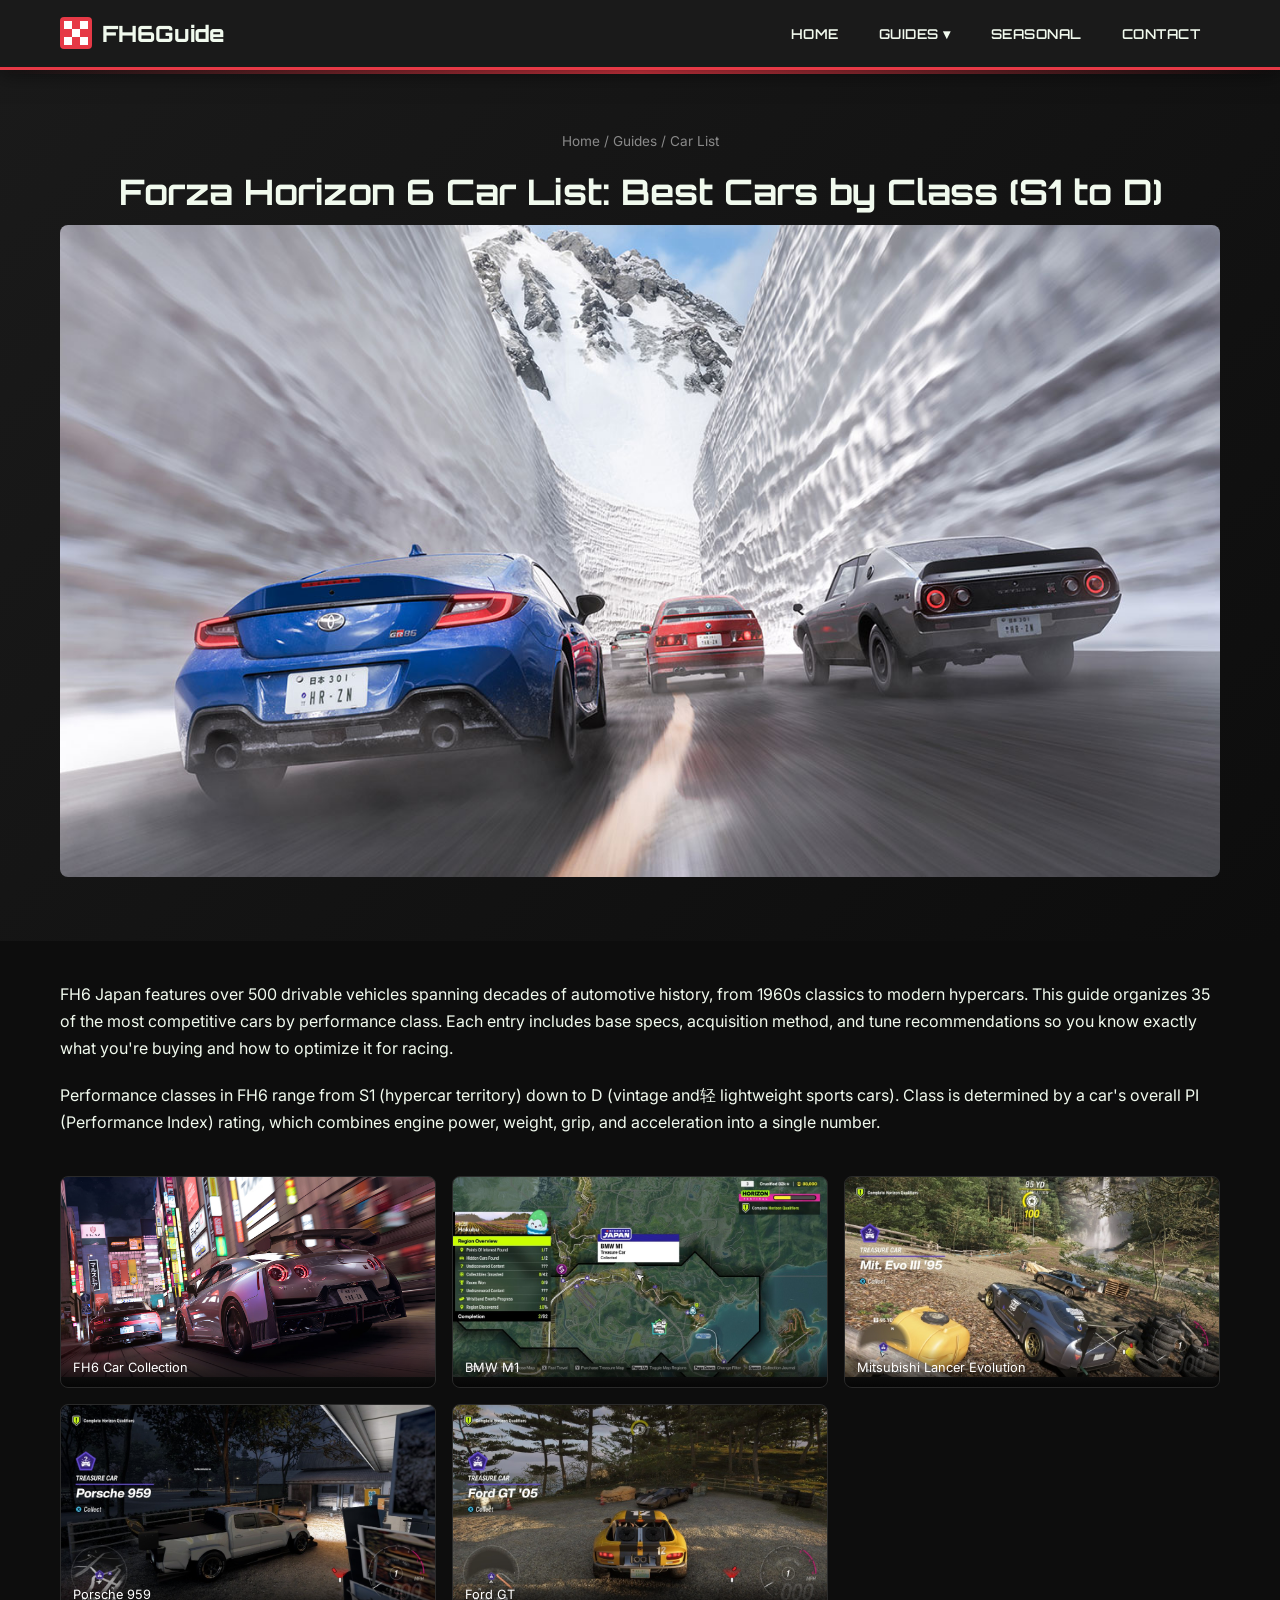
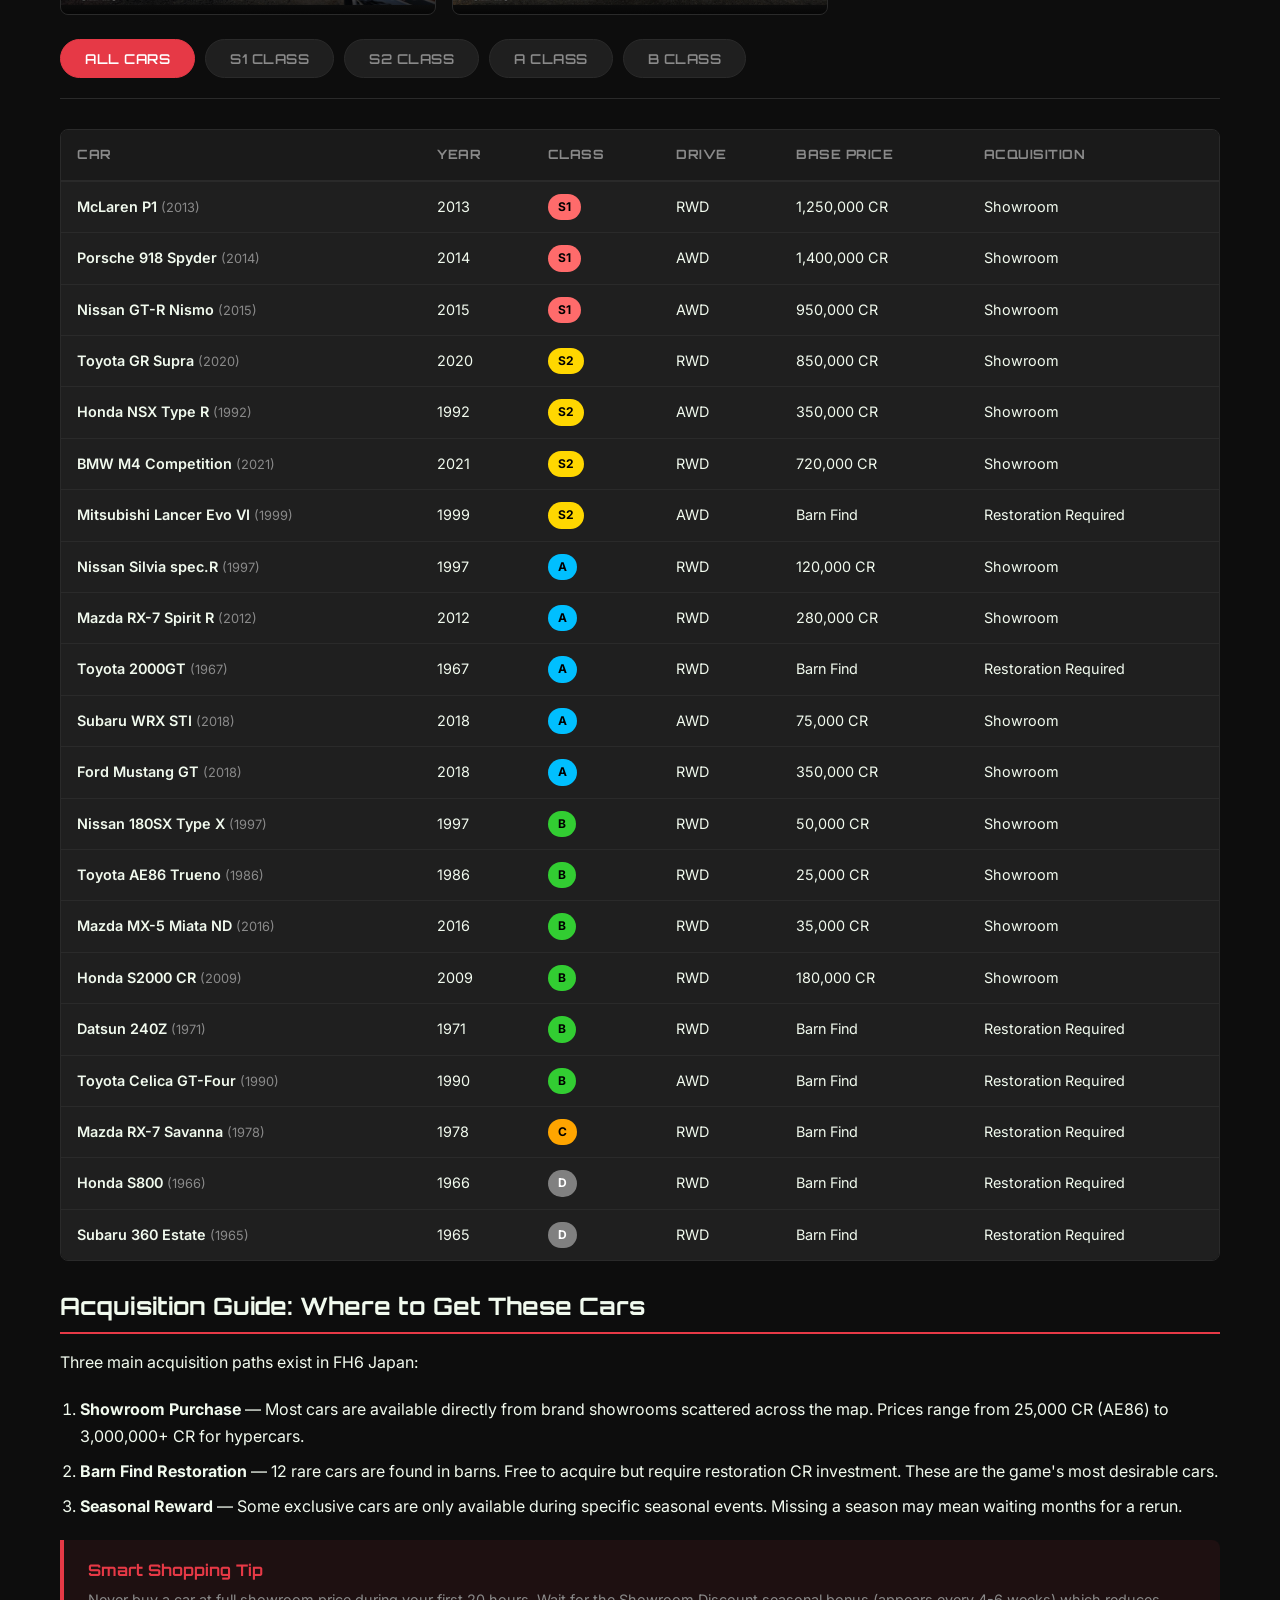
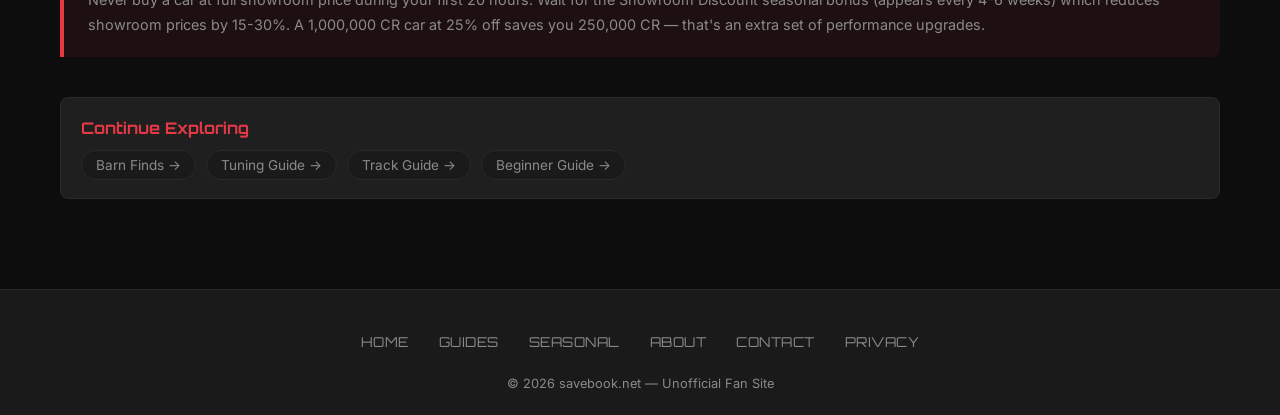
<file: pages/guides/car-guide.html>
<!DOCTYPE html>
<html lang="en">
<head>
  <meta charset="UTF-8">
  <meta name="viewport" content="width=device-width, initial-scale=1.0">
  <title>Forza Horizon 6 Car List: Best Cars by Class (S1 to D)</title>
  <meta name="description" content="Complete FH6 car list with 30+ cars ranked by performance class S1 through D. Acquisition guides, prices, and optimal tune recommendations for Japan racing.">
  <meta name="keywords" content="FH6 car list, Forza Horizon 6 cars by class, best cars S1 S2 A B, FH6 vehicle list, Japanese cars FH6">
  <link rel="canonical" href="https://fh6guide.net/pages/guides/car-guide.html">
  <meta property="og:title" content="Forza Horizon 6 Car List: Best Cars by Class (S1 to D)">
  <meta property="og:description" content="Browse 30+ cars from S1 to D class with specs, prices, and tune tips.">
  <meta property="og:type" content="article">
  <link rel="stylesheet" href="../../css/style.css">
  <script type="application/ld+json">
  {"@context":"https://schema.org","@type":"Article","headline":"Forza Horizon 6 Car List: Best Cars by Class (S1 to D)","description":"Complete car list for Forza Horizon 6 Japan, organized by performance class.","author":{"@type":"Organization","name":"FH6Guide"},"publisher":{"@type":"Organization","name":"FH6Guide"},"datePublished":"2026-01-20"}
  </script>
  <script async src="https://pagead2.googlesyndication.com/pagead/js/adsbygoogle.js?client=ca-pub-9420599375364457"
     crossorigin="anonymous"></script>
</head>
<body>
  <header class="header"><div class="header-inner"><a href="../../index.html" class="logo"><svg viewBox="0 0 32 32" fill="none"><rect width="32" height="32" rx="4" fill="#e63946"/><rect x="4" y="4" width="8" height="8" fill="#fff"/><rect x="20" y="4" width="8" height="8" fill="#fff"/><rect x="12" y="12" width="8" height="8" fill="#fff"/><rect x="4" y="20" width="8" height="8" fill="#fff"/><rect x="20" y="20" width="8" height="8" fill="#fff"/></svg>FH6Guide</a><nav class="nav-desktop"><ul><li><a href="../../index.html">Home</a></li><li><a href="index.html">Guides ▾</a><ul class="dropdown"><li><a href="beginner-guide.html">Beginner Guide</a></li><li><a href="barn-finds-guide.html">Barn Finds</a></li><li><a href="car-guide.html">Car List</a></li><li><a href="track-guide.html">Track Guide</a></li><li><a href="tuning-guide.html">Tuning</a></li><li><a href="collectibles-guide.html">Collectibles</a></li></ul></li><li><a href="../seasonal/index.html">Seasonal</a></li><li><a href="../contact.html">Contact</a></li></ul></nav><button class="hamburger"><span></span><span></span><span></span></button></div></header>
  <nav class="nav-mobile"><ul><li><a href="../../index.html">Home</a></li><li class="mobile-dropdown"><a href="index.html">Guides</a><ul class="mobile-dropdown-content"><li><a href="beginner-guide.html">Beginner Guide</a></li><li><a href="barn-finds-guide.html">Barn Finds</a></li><li><a href="car-guide.html">Car List</a></li><li><a href="track-guide.html">Track Guide</a></li><li><a href="tuning-guide.html">Tuning</a></li><li><a href="collectibles-guide.html">Collectibles</a></li></ul></li><li><a href="../seasonal/index.html">Seasonal</a></li></ul></nav>

  <section class="hero-page"><div class="container"><p class="breadcrumb"><a href="../../index.html">Home</a> / <a href="index.html">Guides</a> / Car List</p><h1>Forza Horizon 6 Car List: Best Cars by Class (S1 to D)</h1>
    <img src="../../images/cars/car01.jpg" alt="Forza Horizon 6" style="width:100%;height:auto;display:block;margin-bottom:24px;border-radius:8px;">
</div></section>

  <main class="main-content"><div class="container">
    <div class="content-section">
      <p>FH6 Japan features over 500 drivable vehicles spanning decades of automotive history, from 1960s classics to modern hypercars. This guide organizes 35 of the most competitive cars by performance class. Each entry includes base specs, acquisition method, and tune recommendations so you know exactly what you're buying and how to optimize it for racing.</p>
      <p>Performance classes in FH6 range from S1 (hypercar territory) down to D (vintage and轻 lightweight sports cars). Class is determined by a car's overall PI (Performance Index) rating, which combines engine power, weight, grip, and acceleration into a single number.</p>
    </div>

        <div class="img-gallery">
      <div class="gallery-item">
        <img src="../../images/gallery/gallery_01.jpg" alt="FH6 Car Collection" loading="lazy">
        <div class="img-caption">FH6 Car Collection</div>
      </div>
      <div class="gallery-item">
        <img src="../../images/cars/car-bmwm1.jpg" alt="BMW M1 — Classic Superstar" loading="lazy">
        <div class="img-caption">BMW M1</div>
      </div>
      <div class="gallery-item">
        <img src="../../images/cars/car-evo95.jpg" alt="Mitsubishi Lancer Evolution" loading="lazy">
        <div class="img-caption">Mitsubishi Lancer Evolution</div>
      </div>
      <div class="gallery-item">
        <img src="../../images/cars/car-porsche959.jpg" alt="Porsche 959 — Rally Legend" loading="lazy">
        <div class="img-caption">Porsche 959</div>
      </div>
      <div class="gallery-item">
        <img src="../../images/cars/car-fordgt05.jpg" alt="Ford GT — Le Mans Winner" loading="lazy">
        <div class="img-caption">Ford GT</div>
      </div>
    </div>

    

    <div class="tab-nav">
      <button class="tab-btn active" data-tab="all">All Cars</button>
      <button class="tab-btn" data-tab="s1">S1 Class</button>
      <button class="tab-btn" data-tab="s2">S2 Class</button>
      <button class="tab-btn" data-tab="a-class">A Class</button>
      <button class="tab-btn" data-tab="b-class">B Class</button>
    </div>

    <div id="all" class="tab-content active">
      <div class="table-wrapper">
        <table>
          <thead><tr><th>Car</th><th>Year</th><th>Class</th><th>Drive</th><th>Base Price</th><th>Acquisition</th></tr></thead>
          <tbody>
            <tr><td><span class="car-name">McLaren P1</span> <span class="car-year">(2013)</span></td><td>2013</td><td><span class="car-class class-s1">S1</span></td><td>RWD</td><td>1,250,000 CR</td><td>Showroom</td></tr>
            <tr><td><span class="car-name">Porsche 918 Spyder</span> <span class="car-year">(2014)</span></td><td>2014</td><td><span class="car-class class-s1">S1</span></td><td>AWD</td><td>1,400,000 CR</td><td>Showroom</td></tr>
            <tr><td><span class="car-name">Nissan GT-R Nismo</span> <span class="car-year">(2015)</span></td><td>2015</td><td><span class="car-class class-s1">S1</span></td><td>AWD</td><td>950,000 CR</td><td>Showroom</td></tr>
            <tr><td><span class="car-name">Toyota GR Supra</span> <span class="car-year">(2020)</span></td><td>2020</td><td><span class="car-class class-s2">S2</span></td><td>RWD</td><td>850,000 CR</td><td>Showroom</td></tr>
            <tr><td><span class="car-name">Honda NSX Type R</span> <span class="car-year">(1992)</span></td><td>1992</td><td><span class="car-class class-s2">S2</span></td><td>AWD</td><td>350,000 CR</td><td>Showroom</td></tr>
            <tr><td><span class="car-name">BMW M4 Competition</span> <span class="car-year">(2021)</span></td><td>2021</td><td><span class="car-class class-s2">S2</span></td><td>RWD</td><td>720,000 CR</td><td>Showroom</td></tr>
            <tr><td><span class="car-name">Mitsubishi Lancer Evo VI</span> <span class="car-year">(1999)</span></td><td>1999</td><td><span class="car-class class-s2">S2</span></td><td>AWD</td><td>Barn Find</td><td>Restoration Required</td></tr>
            <tr><td><span class="car-name">Nissan Silvia spec.R</span> <span class="car-year">(1997)</span></td><td>1997</td><td><span class="car-class class-a">A</span></td><td>RWD</td><td>120,000 CR</td><td>Showroom</td></tr>
            <tr><td><span class="car-name">Mazda RX-7 Spirit R</span> <span class="car-year">(2012)</span></td><td>2012</td><td><span class="car-class class-a">A</span></td><td>RWD</td><td>280,000 CR</td><td>Showroom</td></tr>
            <tr><td><span class="car-name">Toyota 2000GT</span> <span class="car-year">(1967)</span></td><td>1967</td><td><span class="car-class class-a">A</span></td><td>RWD</td><td>Barn Find</td><td>Restoration Required</td></tr>
            <tr><td><span class="car-name">Subaru WRX STI</span> <span class="car-year">(2018)</span></td><td>2018</td><td><span class="car-class class-a">A</span></td><td>AWD</td><td>75,000 CR</td><td>Showroom</td></tr>
            <tr><td><span class="car-name">Ford Mustang GT</span> <span class="car-year">(2018)</span></td><td>2018</td><td><span class="car-class class-a">A</span></td><td>RWD</td><td>350,000 CR</td><td>Showroom</td></tr>
            <tr><td><span class="car-name">Nissan 180SX Type X</span> <span class="car-year">(1997)</span></td><td>1997</td><td><span class="car-class class-b">B</span></td><td>RWD</td><td>50,000 CR</td><td>Showroom</td></tr>
            <tr><td><span class="car-name">Toyota AE86 Trueno</span> <span class="car-year">(1986)</span></td><td>1986</td><td><span class="car-class class-b">B</span></td><td>RWD</td><td>25,000 CR</td><td>Showroom</td></tr>
            <tr><td><span class="car-name">Mazda MX-5 Miata ND</span> <span class="car-year">(2016)</span></td><td>2016</td><td><span class="car-class class-b">B</span></td><td>RWD</td><td>35,000 CR</td><td>Showroom</td></tr>
            <tr><td><span class="car-name">Honda S2000 CR</span> <span class="car-year">(2009)</span></td><td>2009</td><td><span class="car-class class-b">B</span></td><td>RWD</td><td>180,000 CR</td><td>Showroom</td></tr>
            <tr><td><span class="car-name">Datsun 240Z</span> <span class="car-year">(1971)</span></td><td>1971</td><td><span class="car-class class-b">B</span></td><td>RWD</td><td>Barn Find</td><td>Restoration Required</td></tr>
            <tr><td><span class="car-name">Toyota Celica GT-Four</span> <span class="car-year">(1990)</span></td><td>1990</td><td><span class="car-class class-b">B</span></td><td>AWD</td><td>Barn Find</td><td>Restoration Required</td></tr>
            <tr><td><span class="car-name">Mazda RX-7 Savanna</span> <span class="car-year">(1978)</span></td><td>1978</td><td><span class="car-class class-c">C</span></td><td>RWD</td><td>Barn Find</td><td>Restoration Required</td></tr>
            <tr><td><span class="car-name">Honda S800</span> <span class="car-year">(1966)</span></td><td>1966</td><td><span class="car-class class-d">D</span></td><td>RWD</td><td>Barn Find</td><td>Restoration Required</td></tr>
            <tr><td><span class="car-name">Subaru 360 Estate</span> <span class="car-year">(1965)</span></td><td>1965</td><td><span class="car-class class-d">D</span></td><td>RWD</td><td>Barn Find</td><td>Restoration Required</td></tr>
          </tbody>
        </table>
      </div>
    </div>

    <div id="s1" class="tab-content">
      <div class="table-wrapper">
        <table><thead><tr><th>Car</th><th>Year</th><th>Class</th><th>Drive</th><th>Price</th><th>Notes</th></tr></thead>
        <tbody>
          <tr><td><span class="car-name">McLaren P1</span> <span class="car-year">(2013)</span></td><td>2013</td><td><span class="car-class class-s1">S1</span></td><td>RWD</td><td>1,250,000 CR</td><td>Hybrid hypercar. Best top speed in class. Requires skilled throttle control — easy to spin out.</td></tr>
          <tr><td><span class="car-name">Porsche 918 Spyder</span> <span class="car-year">(2014)</span></td><td>2014</td><td><span class="car-class class-s1">S1</span></td><td>AWD</td><td>1,400,000 CR</td><td>AWD gives it launch advantage. Exceptional on mountain roads where AWD grips better.</td></tr>
          <tr><td><span class="car-name">Nissan GT-R Nismo</span> <span class="car-year">(2015)</span></td><td>2015</td><td><span class="car-class class-s1">S1</span></td><td>AWD</td><td>950,000 CR</td><td>Best value S1. Tunable to S2 with major engine upgrades. Phenomenal on touge due to AWD.</td></tr>
        </tbody>
        </table>
      </div>
    </div>

    <div id="s2" class="tab-content">
      <div class="table-wrapper">
        <table><thead><tr><th>Car</th><th>Year</th><th>Class</th><th>Drive</th><th>Price</th><th>Notes</th></tr></thead>
        <tbody>
          <tr><td><span class="car-name">Toyota GR Supra</span> <span class="car-year">(2020)</span></td><td>2020</td><td><span class="car-class class-s2">S2</span></td><td>RWD</td><td>850,000 CR</td><td>Popular drift choice. Good power, modern tech. Upgrades cleanly into S1 with turbo swap.</td></tr>
          <tr><td><span class="car-name">Honda NSX Type R</span> <span class="car-year">(1992)</span></td><td>1992</td><td><span class="car-class class-s2">S2</span></td><td>AWD</td><td>350,000 CR</td><td>Mid-engine perfection. Expensive to maintain but unmatched in technical circuits.</td></tr>
          <tr><td><span class="car-name">BMW M4 Competition</span> <span class="car-year">(2021)</span></td><td>2021</td><td><span class="car-class class-s2">S2</span></td><td>RWD</td><td>720,000 CR</td><td>Exceptional drift platform. High grip, predictable breakaway. Strong in championships.</td></tr>
          <tr><td><span class="car-name">Mitsubishi Lancer Evo VI</span> <span class="car-year">(1999)</span></td><td>1999</td><td><span class="car-class class-s2">S2</span></td><td>AWD</td><td>Barn Find</td><td>Rally legend. Snow and wet condition master. Incredible heritage.</td></tr>
        </tbody>
        </table>
      </div>
    </div>

    <div id="a-class" class="tab-content">
      <div class="table-wrapper">
        <table><thead><tr><th>Car</th><th>Year</th><th>Class</th><th>Drive</th><th>Price</th><th>Notes</th></tr></thead>
        <tbody>
          <tr><td><span class="car-name">Nissan Silvia spec.R</span> <span class="car-year">(1997)</span></td><td>1997</td><td><span class="car-class class-a">A</span></td><td>RWD</td><td>120,000 CR</td><td>Iconic drift Silvia. The spec.R aero package is unmistakable. Best value drift car in game.</td></tr>
          <tr><td><span class="car-name">Mazda RX-7 Spirit R</span> <span class="car-year">(2012)</span></td><td>2012</td><td><span class="car-class class-a">A</span></td><td>RWD</td><td>280,000 CR</td><td>Last RX-7. Rotary reliability issues. High maintenance, incredible reward when sorted.</td></tr>
          <tr><td><span class="car-name">Toyota 2000GT</span> <span class="car-year">(1967)</span></td><td>1967</td><td><span class="car-class class-a">A</span></td><td>RWD</td><td>Barn Find</td><td>One of the rarest cars in game. Beautiful in Photo Mode. Slow by modern standards.</td></tr>
          <tr><td><span class="car-name">Subaru WRX STI</span> <span class="car-year">(2018)</span></td><td>2018</td><td><span class="car-class class-a">A</span></td><td>AWD</td><td>75,000 CR</td><td>Best all-rounder in FH6. AWD, turbo, affordable. My top recommendation for first competitive car.</td></tr>
          <tr><td><span class="car-name">Ford Mustang GT</span> <span class="car-year">(2018)</span></td><td>2018</td><td><span class="car-class class-a">A</span></td><td>RWD</td><td>350,000 CR</td><td>American muscle meets Japanese roads. Tons of torque, surprisingly good touge car when set up right.</td></tr>
        </tbody>
        </table>
      </div>
    </div>

    <div id="b-class" class="tab-content">
      <div class="table-wrapper">
        <table><thead><tr><th>Car</th><th>Year</th><th>Class</th><th>Drive</th><th>Price</th><th>Notes</th></tr></thead>
        <tbody>
          <tr><td><span class="car-name">Toyota AE86 Trueno</span> <span class="car-year">(1986)</span></td><td>1986</td><td><span class="car-class class-b">B</span></td><td>RWD</td><td>25,000 CR</td><td>Initial D legend. The tofu delivery car. Light, balanced, teaches proper driving technique better than any car.</td></tr>
          <tr><td><span class="car-name">Nissan 180SX Type X</span> <span class="car-year">(1997)</span></td><td>1997</td><td><span class="car-class class-b">B</span></td><td>RWD</td><td>50,000 CR</td><td>180SX is the drift入门 chassis. Affordable, tuneable, beautiful pop-up headlight design.</td></tr>
          <tr><td><span class="car-name">Mazda MX-5 Miata ND</span> <span class="car-year">(2016)</span></td><td>2016</td><td><span class="car-class class-b">B</span></td><td>RWD</td><td>35,000 CR</td><td>Best handling per dollar in the game. Underpowered but that forces you to be precise. A joy on touge.</td></tr>
          <tr><td><span class="car-name">Honda S2000 CR</span> <span class="car-year">(2009)</span></td><td>2009</td><td><span class="car-class class-b">B</span></td><td>RWD</td><td>180,000 CR</td><td>High-revving VTEC magic. CR trim adds aero. More demanding than Miata but faster.</td></tr>
          <tr><td><span class="car-name">Datsun 240Z</span> <span class="car-year">(1971)</span></td><td>1971</td><td><span class="car-class class-b">B</span></td><td>RWD</td><td>Barn Find</td><td>Classic Z-car heritage. L24 straight-six engine. Restored 240Z is a beautiful thing.</td></tr>
        </tbody>
        </table>
      </div>
    </div>

    
    <div class="content-section">
      <h2>Acquisition Guide: Where to Get These Cars</h2>
      <p>Three main acquisition paths exist in FH6 Japan:</p>
      <ol style="padding-left:20px">
        <li><strong>Showroom Purchase</strong> — Most cars are available directly from brand showrooms scattered across the map. Prices range from 25,000 CR (AE86) to 3,000,000+ CR for hypercars.</li>
        <li><strong>Barn Find Restoration</strong> — 12 rare cars are found in barns. Free to acquire but require restoration CR investment. These are the game's most desirable cars.</li>
        <li><strong>Seasonal Reward</strong> — Some exclusive cars are only available during specific seasonal events. Missing a season may mean waiting months for a rerun.</li>
      </ol>
      <div class="tip-box">
        <h4>Smart Shopping Tip</h4>
        <p>Never buy a car at full showroom price during your first 20 hours. Wait for the Showroom Discount seasonal bonus (appears every 4-6 weeks) which reduces showroom prices by 15-30%. A 1,000,000 CR car at 25% off saves you 250,000 CR — that's an extra set of performance upgrades.</p>
      </div>
    </div>

    <div class="related-links">
      <h4>Continue Exploring</h4>
      <ul>
        <li><a href="barn-finds-guide.html">Barn Finds →</a></li>
        <li><a href="tuning-guide.html">Tuning Guide →</a></li>
        <li><a href="track-guide.html">Track Guide →</a></li>
        <li><a href="beginner-guide.html">Beginner Guide →</a></li>
      </ul>
    </div>
  </div></main>

  <footer class="footer"><div class="container"><div class="footer-links"><a href="../../index.html">Home</a><a href="index.html">Guides</a><a href="../seasonal/index.html">Seasonal</a><a href="../about.html">About</a><a href="../contact.html">Contact</a><a href="../privacy.html">Privacy</a></div><p>© 2026 savebook.net — Unofficial Fan Site</p></div></footer>
  <script src="../../js/header.js"></script>
</body>
</html>
</file>
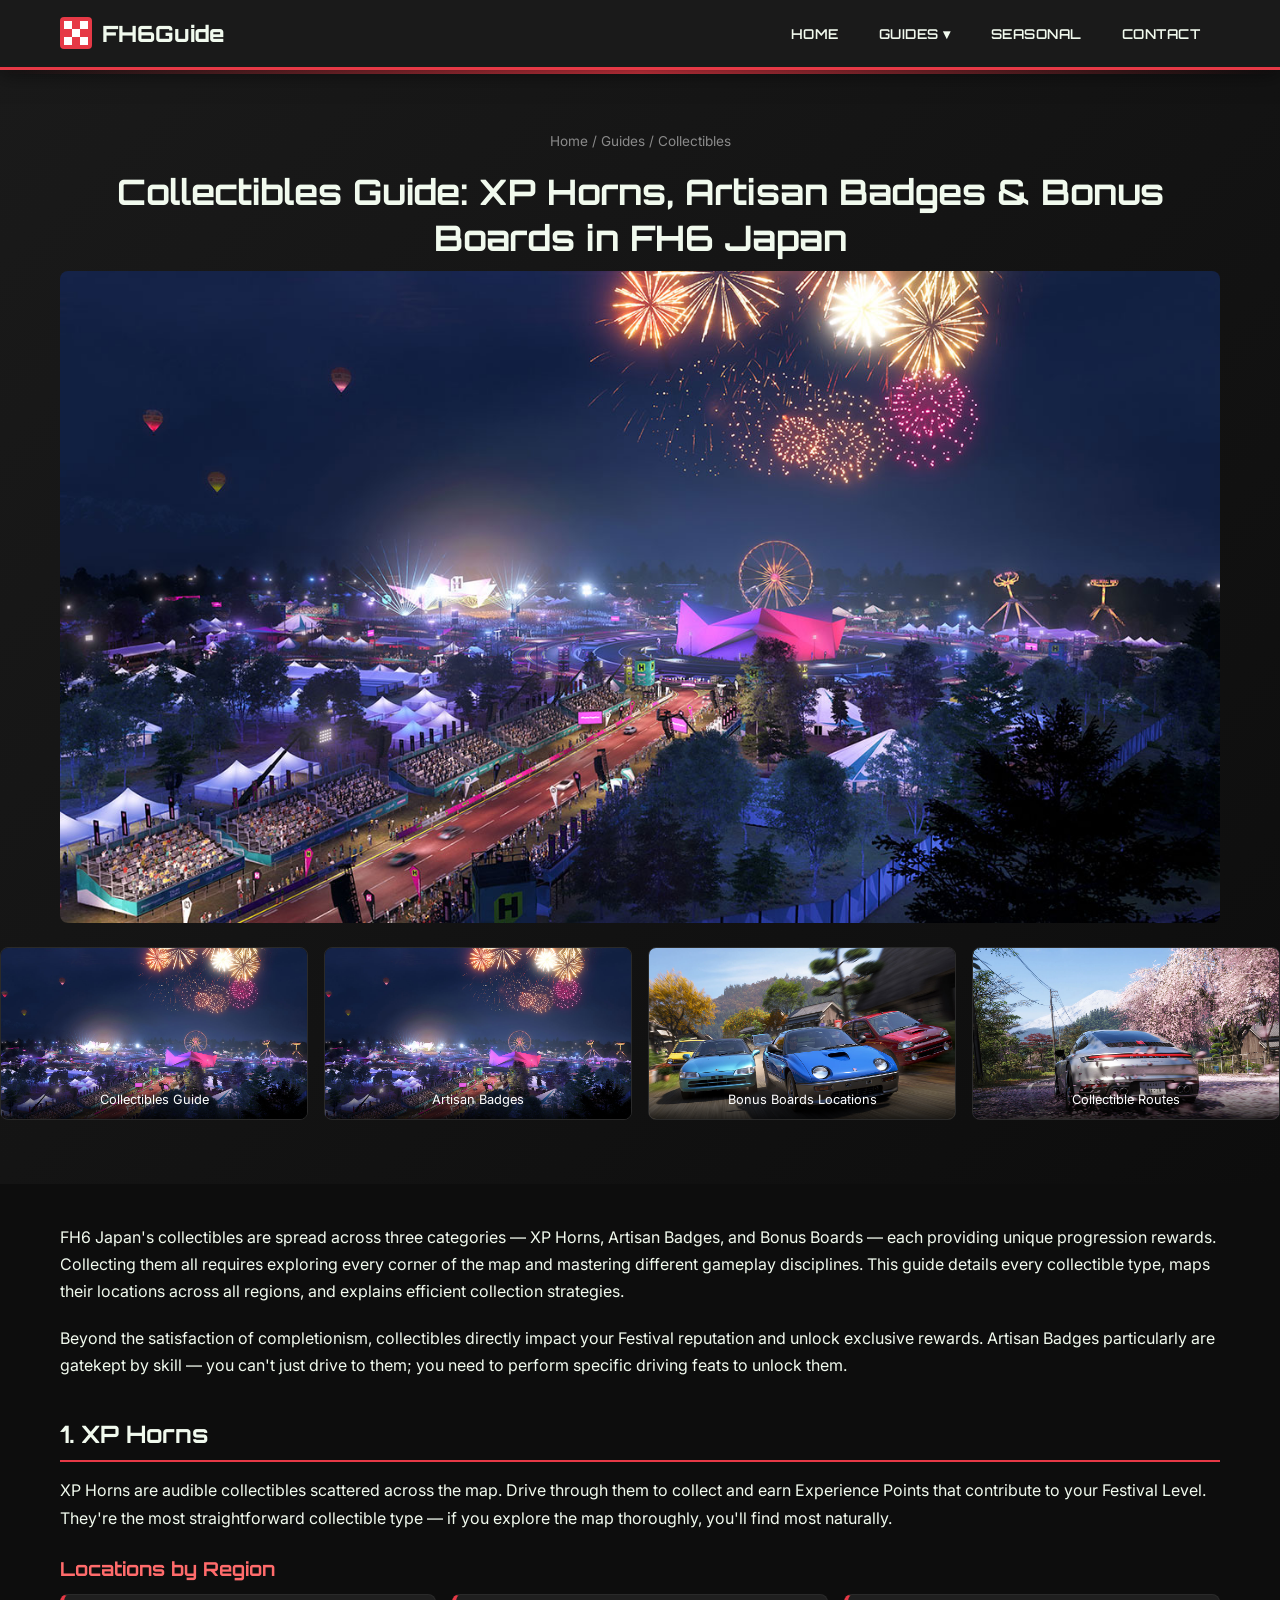
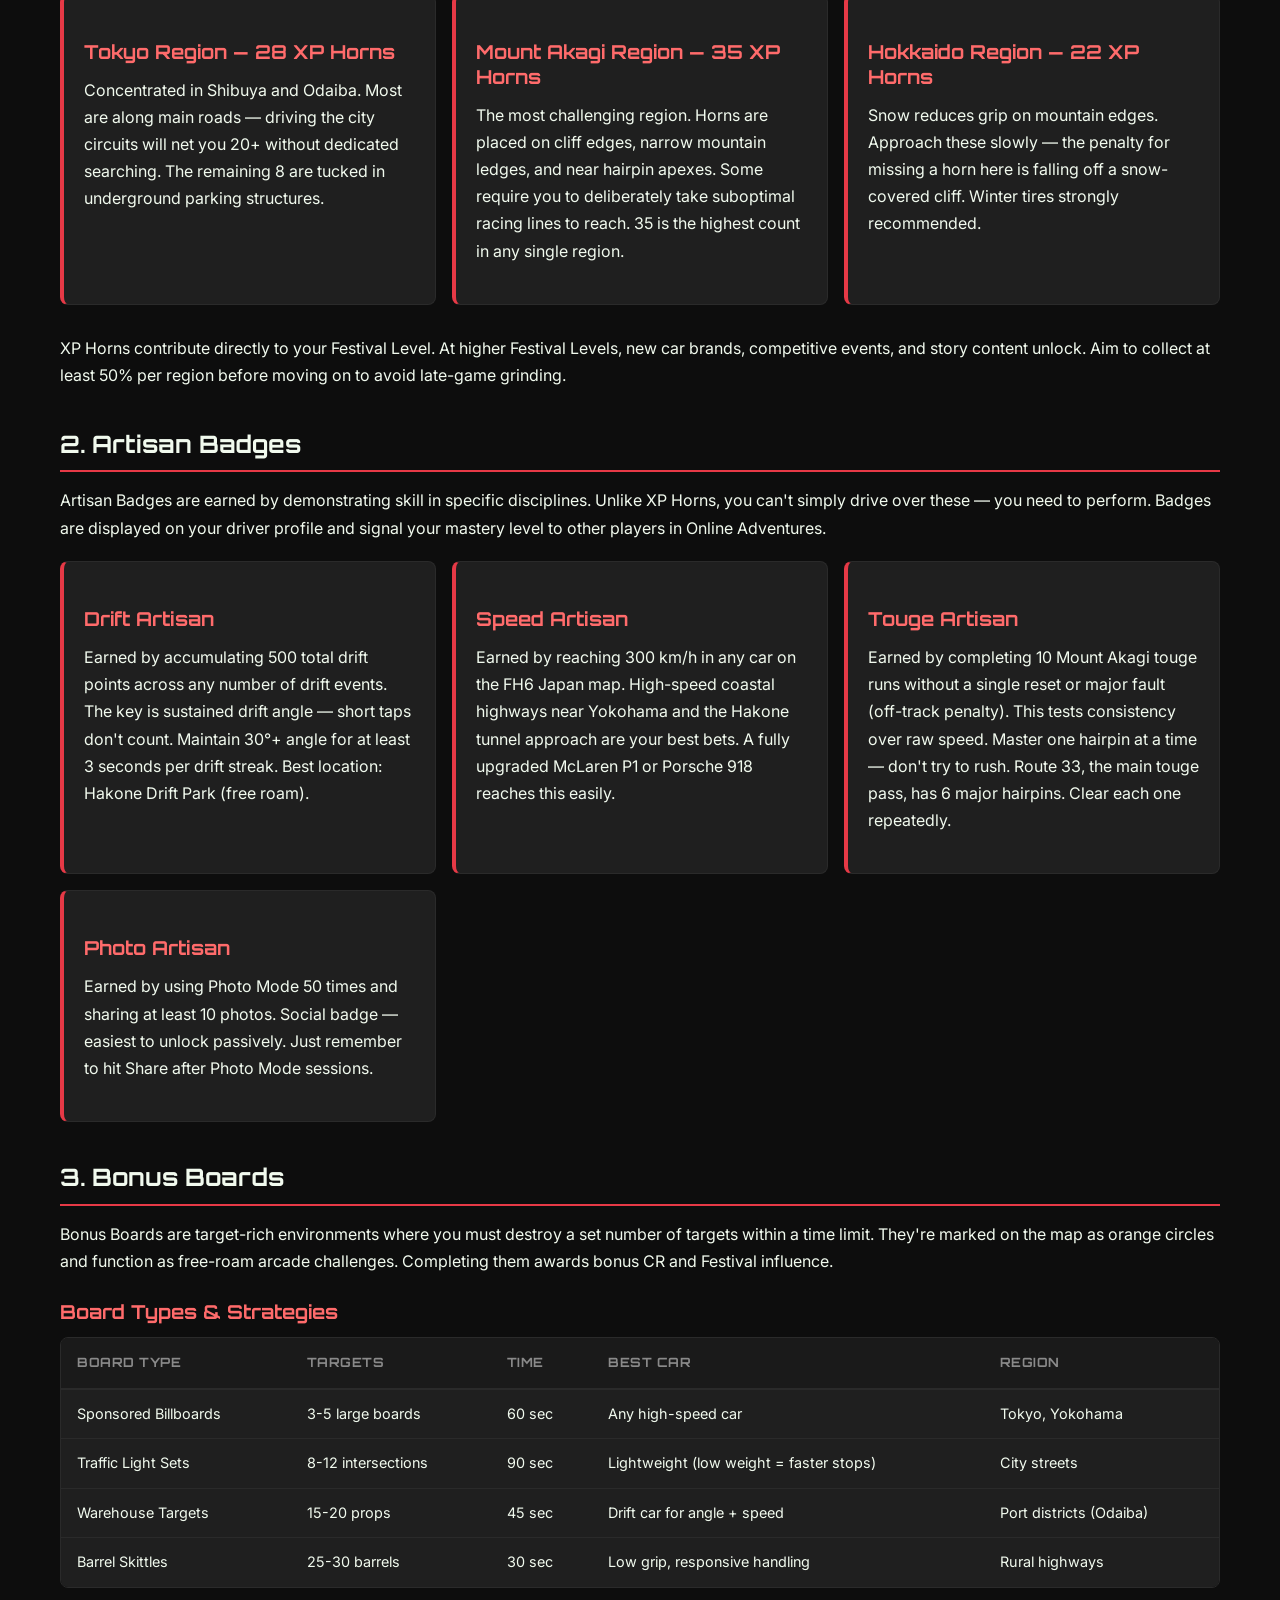
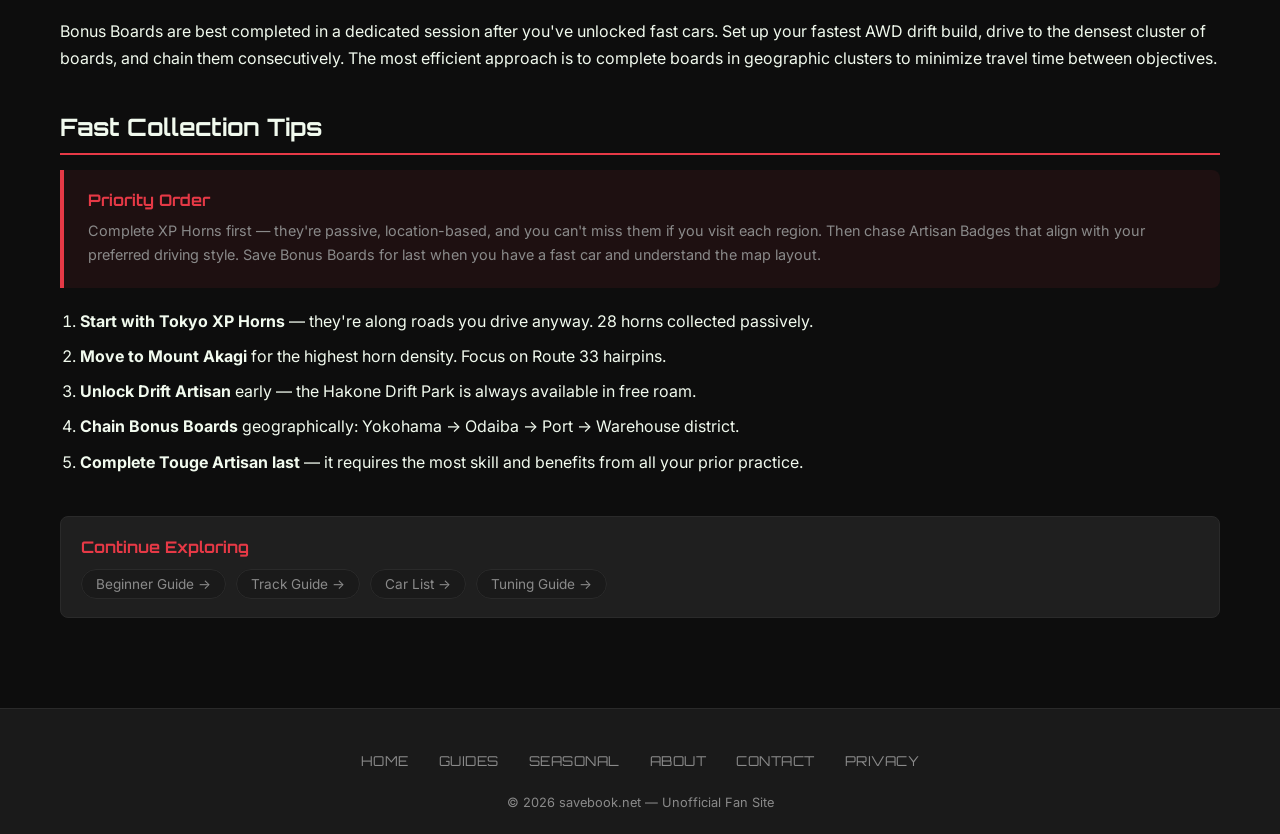
<file: pages/guides/collectibles-guide.html>
<!DOCTYPE html>
<html lang="en">
<head>
  <meta charset="UTF-8">
  <meta name="viewport" content="width=device-width, initial-scale=1.0">
  <title>Collectibles Guide: XP Horns, Artisan Badges & Bonus Boards in FH6 Japan</title>
  <meta name="description" content="Complete collectibles guide for FH6 Japan covering XP Horns locations, Artisan Badge requirements, and Bonus Board positions for maximum influence and rewards.">
  <meta name="keywords" content="FH6 collectibles, XP Horns FH6, Artisan Badges FH6, Bonus Boards FH6, influence farming FH6">
  <link rel="canonical" href="https://fh6guide.net/pages/guides/collectibles-guide.html">
  <meta property="og:title" content="Collectibles Guide: XP Horns, Artisan Badges & Bonus Boards">
  <meta property="og:type" content="article">
  <link rel="stylesheet" href="../../css/style.css">
  <script type="application/ld+json">
  {"@context":"https://schema.org","@type":"Article","headline":"Collectibles Guide: XP Horns, Artisan Badges & Bonus Boards in FH6 Japan","description":"Complete collectibles guide for Forza Horizon 6 Japan.","author":{"@type":"Organization","name":"FH6Guide"},"publisher":{"@type":"Organization","name":"FH6Guide"},"datePublished":"2026-01-25"}
  </script>
  <script async src="https://pagead2.googlesyndication.com/pagead/js/adsbygoogle.js?client=ca-pub-9420599375364457"
     crossorigin="anonymous"></script>
</head>
<body>
  <header class="header"><div class="header-inner"><a href="../../index.html" class="logo"><svg viewBox="0 0 32 32" fill="none"><rect width="32" height="32" rx="4" fill="#e63946"/><rect x="4" y="4" width="8" height="8" fill="#fff"/><rect x="20" y="4" width="8" height="8" fill="#fff"/><rect x="12" y="12" width="8" height="8" fill="#fff"/><rect x="4" y="20" width="8" height="8" fill="#fff"/><rect x="20" y="20" width="8" height="8" fill="#fff"/></svg>FH6Guide</a><nav class="nav-desktop"><ul><li><a href="../../index.html">Home</a></li><li><a href="index.html">Guides ▾</a><ul class="dropdown"><li><a href="beginner-guide.html">Beginner Guide</a></li><li><a href="barn-finds-guide.html">Barn Finds</a></li><li><a href="car-guide.html">Car List</a></li><li><a href="track-guide.html">Track Guide</a></li><li><a href="tuning-guide.html">Tuning</a></li><li><a href="collectibles-guide.html">Collectibles</a></li></ul></li><li><a href="../seasonal/index.html">Seasonal</a></li><li><a href="../contact.html">Contact</a></li></ul></nav><button class="hamburger"><span></span><span></span><span></span></button></div></header>
  <nav class="nav-mobile"><ul><li><a href="../../index.html">Home</a></li><li class="mobile-dropdown"><a href="index.html">Guides</a><ul class="mobile-dropdown-content"><li><a href="beginner-guide.html">Beginner Guide</a></li><li><a href="barn-finds-guide.html">Barn Finds</a></li><li><a href="car-guide.html">Car List</a></li><li><a href="track-guide.html">Track Guide</a></li><li><a href="tuning-guide.html">Tuning</a></li><li><a href="collectibles-guide.html">Collectibles</a></li></ul></li></ul></nav>

  <section class="hero-page"><div class="container"><p class="breadcrumb"><a href="../../index.html">Home</a> / <a href="index.html">Guides</a> / Collectibles</p><h1>Collectibles Guide: XP Horns, Artisan Badges & Bonus Boards in FH6 Japan</h1>
    <img src="../../images/collect/collect01.jpg" alt="Forza Horizon 6" style="width:100%;height:auto;display:block;margin-bottom:24px;border-radius:8px;">
</div>
    <div class="img-gallery">
      <div class="gallery-item">
        <img src="../../images/gallery/gallery_05.jpg" alt="Collectibles Guide" loading="lazy">
        <div class="img-caption">Collectibles Guide</div>
      </div>
      <div class="gallery-item">
        <img src="../../images/collect/collect01.jpg" alt="Artisan Badges" loading="lazy">
        <div class="img-caption">Artisan Badges</div>
      </div>
      <div class="gallery-item">
        <img src="../../images/gallery/gallery_07.jpg" alt="Bonus Boards Locations" loading="lazy">
        <div class="img-caption">Bonus Boards Locations</div>
      </div>
      <div class="gallery-item">
        <img src="../../images/gallery/gallery_08.jpg" alt="Collectible Routes" loading="lazy">
        <div class="img-caption">Collectible Routes</div>
      </div>
    </div>

    </section>

  <main class="main-content"><div class="container">
    <div class="content-section">
      <p>FH6 Japan's collectibles are spread across three categories — XP Horns, Artisan Badges, and Bonus Boards — each providing unique progression rewards. Collecting them all requires exploring every corner of the map and mastering different gameplay disciplines. This guide details every collectible type, maps their locations across all regions, and explains efficient collection strategies.</p>
      <p>Beyond the satisfaction of completionism, collectibles directly impact your Festival reputation and unlock exclusive rewards. Artisan Badges particularly are gatekept by skill — you can't just drive to them; you need to perform specific driving feats to unlock them.</p>
    </div>

    
    <div class="content-section">
      <h2>1. XP Horns</h2>
      <p>XP Horns are audible collectibles scattered across the map. Drive through them to collect and earn Experience Points that contribute to your Festival Level. They're the most straightforward collectible type — if you explore the map thoroughly, you'll find most naturally.</p>

      <h3>Locations by Region</h3>
      <div class="info-grid">
        <div class="info-card">
          <h3>Tokyo Region — 28 XP Horns</h3>
          <p>Concentrated in Shibuya and Odaiba. Most are along main roads — driving the city circuits will net you 20+ without dedicated searching. The remaining 8 are tucked in underground parking structures.</p>
        </div>
        <div class="info-card">
          <h3>Mount Akagi Region — 35 XP Horns</h3>
          <p>The most challenging region. Horns are placed on cliff edges, narrow mountain ledges, and near hairpin apexes. Some require you to deliberately take suboptimal racing lines to reach. 35 is the highest count in any single region.</p>
        </div>
        <div class="info-card">
          <h3>Hokkaido Region — 22 XP Horns</h3>
          <p>Snow reduces grip on mountain edges. Approach these slowly — the penalty for missing a horn here is falling off a snow-covered cliff. Winter tires strongly recommended.</p>
        </div>
      </div>
      <p>XP Horns contribute directly to your Festival Level. At higher Festival Levels, new car brands, competitive events, and story content unlock. Aim to collect at least 50% per region before moving on to avoid late-game grinding.</p>
    </div>

    <div class="content-section">
      <h2>2. Artisan Badges</h2>
      <p>Artisan Badges are earned by demonstrating skill in specific disciplines. Unlike XP Horns, you can't simply drive over these — you need to perform. Badges are displayed on your driver profile and signal your mastery level to other players in Online Adventures.</p>

      <div class="info-grid">
        <div class="info-card">
          <h3>Drift Artisan</h3>
          <p>Earned by accumulating 500 total drift points across any number of drift events. The key is sustained drift angle — short taps don't count. Maintain 30°+ angle for at least 3 seconds per drift streak. Best location: Hakone Drift Park (free roam).</p>
        </div>
        <div class="info-card">
          <h3>Speed Artisan</h3>
          <p>Earned by reaching 300 km/h in any car on the FH6 Japan map. High-speed coastal highways near Yokohama and the Hakone tunnel approach are your best bets. A fully upgraded McLaren P1 or Porsche 918 reaches this easily.</p>
        </div>
        <div class="info-card">
          <h3>Touge Artisan</h3>
          <p>Earned by completing 10 Mount Akagi touge runs without a single reset or major fault (off-track penalty). This tests consistency over raw speed. Master one hairpin at a time — don't try to rush. Route 33, the main touge pass, has 6 major hairpins. Clear each one repeatedly.</p>
        </div>
        <div class="info-card">
          <h3>Photo Artisan</h3>
          <p>Earned by using Photo Mode 50 times and sharing at least 10 photos. Social badge — easiest to unlock passively. Just remember to hit Share after Photo Mode sessions.</p>
        </div>
      </div>
    </div>

    <div class="content-section">
      <h2>3. Bonus Boards</h2>
      <p>Bonus Boards are target-rich environments where you must destroy a set number of targets within a time limit. They're marked on the map as orange circles and function as free-roam arcade challenges. Completing them awards bonus CR and Festival influence.</p>

      <h3>Board Types & Strategies</h3>
      <div class="table-wrapper">
        <table>
          <thead><tr><th>Board Type</th><th>Targets</th><th>Time</th><th>Best Car</th><th>Region</th></tr></thead>
          <tbody>
            <tr><td>Sponsored Billboards</td><td>3-5 large boards</td><td>60 sec</td><td>Any high-speed car</td><td>Tokyo, Yokohama</td></tr>
            <tr><td>Traffic Light Sets</td><td>8-12 intersections</td><td>90 sec</td><td>Lightweight (low weight = faster stops)</td><td>City streets</td></tr>
            <tr><td>Warehouse Targets</td><td>15-20 props</td><td>45 sec</td><td>Drift car for angle + speed</td><td>Port districts (Odaiba)</td></tr>
            <tr><td>Barrel Skittles</td><td>25-30 barrels</td><td>30 sec</td><td>Low grip, responsive handling</td><td>Rural highways</td></tr>
          </tbody>
        </table>
      </div>
      <p>Bonus Boards are best completed in a dedicated session after you've unlocked fast cars. Set up your fastest AWD drift build, drive to the densest cluster of boards, and chain them consecutively. The most efficient approach is to complete boards in geographic clusters to minimize travel time between objectives.</p>
    </div>

    
    <div class="content-section">
      <h2>Fast Collection Tips</h2>
      <div class="tip-box">
        <h4>Priority Order</h4>
        <p>Complete XP Horns first — they're passive, location-based, and you can't miss them if you visit each region. Then chase Artisan Badges that align with your preferred driving style. Save Bonus Boards for last when you have a fast car and understand the map layout.</p>
      </div>
      <ol style="padding-left:20px">
        <li><strong>Start with Tokyo XP Horns</strong> — they're along roads you drive anyway. 28 horns collected passively.</li>
        <li><strong>Move to Mount Akagi</strong> for the highest horn density. Focus on Route 33 hairpins.</li>
        <li><strong>Unlock Drift Artisan</strong> early — the Hakone Drift Park is always available in free roam.</li>
        <li><strong>Chain Bonus Boards</strong> geographically: Yokohama → Odaiba → Port → Warehouse district.</li>
        <li><strong>Complete Touge Artisan last</strong> — it requires the most skill and benefits from all your prior practice.</li>
      </ol>
    </div>

    <div class="related-links">
      <h4>Continue Exploring</h4>
      <ul>
        <li><a href="beginner-guide.html">Beginner Guide →</a></li>
        <li><a href="track-guide.html">Track Guide →</a></li>
        <li><a href="car-guide.html">Car List →</a></li>
        <li><a href="tuning-guide.html">Tuning Guide →</a></li>
      </ul>
    </div>
  </div></main>

  <footer class="footer"><div class="container"><div class="footer-links"><a href="../../index.html">Home</a><a href="index.html">Guides</a><a href="../seasonal/index.html">Seasonal</a><a href="../about.html">About</a><a href="../contact.html">Contact</a><a href="../privacy.html">Privacy</a></div><p>© 2026 savebook.net — Unofficial Fan Site</p></div></footer>
  <script src="../../js/header.js"></script>
</body>
</html>
</file>
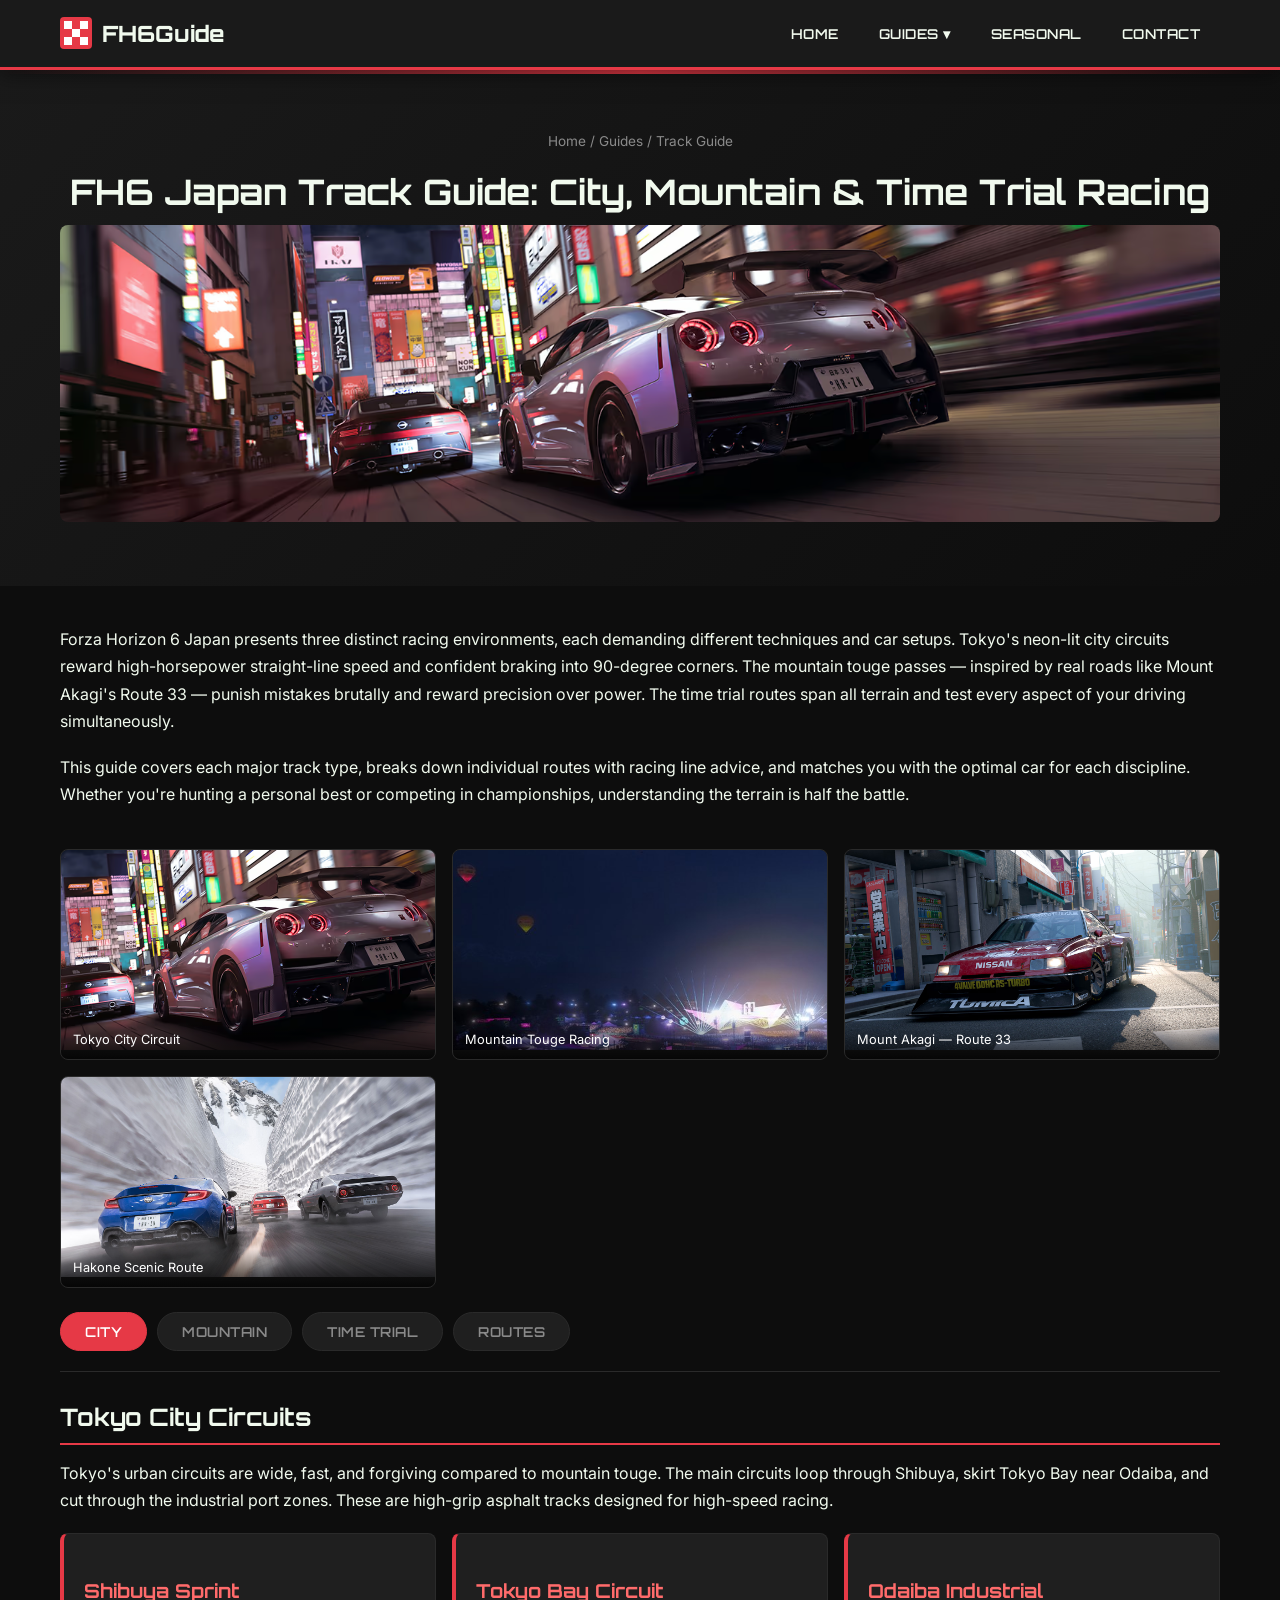
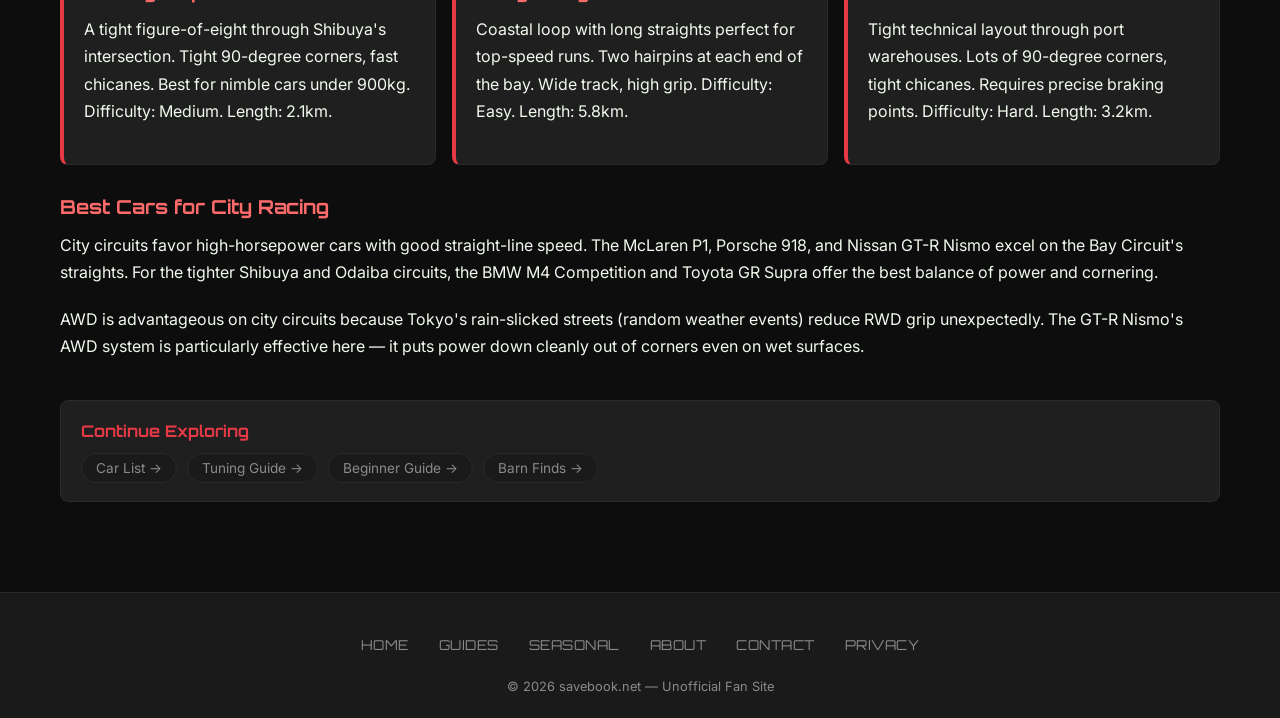
<file: pages/guides/track-guide.html>
<!DOCTYPE html>
<html lang="en">
<head>
  <meta charset="UTF-8">
  <meta name="viewport" content="width=device-width, initial-scale=1.0">
  <title>FH6 Japan Track Guide: City, Mountain & Time Trial Racing</title>
  <meta name="description" content="Complete FH6 Japan track guide covering city circuits, mountain touge passes, and time trial routes with racing line tips, best car matchups, and YouTube reference videos.">
  <meta name="keywords" content="FH6 track guide, Forza Horizon 6 Japan tracks, touge routes, mountain racing, city circuits, time trial FH6">
  <link rel="canonical" href="https://fh6guide.net/pages/guides/track-guide.html">
  <meta property="og:title" content="FH6 Japan Track Guide: City, Mountain & Time Trial Racing">
  <meta property="og:description" content="Master every track type in FH6 Japan. City circuits, mountain passes, and time trials explained.">
  <meta property="og:type" content="article">
  <link rel="stylesheet" href="../../css/style.css">
  <script type="application/ld+json">
  {"@context":"https://schema.org","@type":"Article","headline":"FH6 Japan Track Guide: City, Mountain & Time Trial Racing","description":"Track guide for Forza Horizon 6 Japan, covering city, mountain, and time trial routes.","author":{"@type":"Organization","name":"FH6Guide"},"publisher":{"@type":"Organization","name":"FH6Guide"},"datePublished":"2026-01-20"}
  </script>
  <script async src="https://pagead2.googlesyndication.com/pagead/js/adsbygoogle.js?client=ca-pub-9420599375364457"
     crossorigin="anonymous"></script>
</head>
<body>
  <header class="header"><div class="header-inner"><a href="../../index.html" class="logo"><svg viewBox="0 0 32 32" fill="none"><rect width="32" height="32" rx="4" fill="#e63946"/><rect x="4" y="4" width="8" height="8" fill="#fff"/><rect x="20" y="4" width="8" height="8" fill="#fff"/><rect x="12" y="12" width="8" height="8" fill="#fff"/><rect x="4" y="20" width="8" height="8" fill="#fff"/><rect x="20" y="20" width="8" height="8" fill="#fff"/></svg>FH6Guide</a><nav class="nav-desktop"><ul><li><a href="../../index.html">Home</a></li><li><a href="index.html">Guides ▾</a><ul class="dropdown"><li><a href="beginner-guide.html">Beginner Guide</a></li><li><a href="barn-finds-guide.html">Barn Finds</a></li><li><a href="car-guide.html">Car List</a></li><li><a href="track-guide.html">Track Guide</a></li><li><a href="tuning-guide.html">Tuning</a></li><li><a href="collectibles-guide.html">Collectibles</a></li></ul></li><li><a href="../seasonal/index.html">Seasonal</a></li><li><a href="../contact.html">Contact</a></li></ul></nav><button class="hamburger"><span></span><span></span><span></span></button></div></header>
  <nav class="nav-mobile"><ul><li><a href="../../index.html">Home</a></li><li class="mobile-dropdown"><a href="index.html">Guides</a><ul class="mobile-dropdown-content"><li><a href="beginner-guide.html">Beginner Guide</a></li><li><a href="barn-finds-guide.html">Barn Finds</a></li><li><a href="car-guide.html">Car List</a></li><li><a href="track-guide.html">Track Guide</a></li><li><a href="tuning-guide.html">Tuning</a></li><li><a href="collectibles-guide.html">Collectibles</a></li></ul></li></ul></nav>

  <section class="hero-page"><div class="container"><p class="breadcrumb"><a href="../../index.html">Home</a> / <a href="index.html">Guides</a> / Track Guide</p><h1>FH6 Japan Track Guide: City, Mountain & Time Trial Racing</h1>
    <img src="../../images/tracks/city.jpg" alt="Forza Horizon 6" style="width:100%;height:auto;display:block;margin-bottom:24px;border-radius:8px;">
</div></section>

  <main class="main-content"><div class="container">
    <div class="content-section">
      <p>Forza Horizon 6 Japan presents three distinct racing environments, each demanding different techniques and car setups. Tokyo's neon-lit city circuits reward high-horsepower straight-line speed and confident braking into 90-degree corners. The mountain touge passes — inspired by real roads like Mount Akagi's Route 33 — punish mistakes brutally and reward precision over power. The time trial routes span all terrain and test every aspect of your driving simultaneously.</p>
      <p>This guide covers each major track type, breaks down individual routes with racing line advice, and matches you with the optimal car for each discipline. Whether you're hunting a personal best or competing in championships, understanding the terrain is half the battle.</p>
    </div>
    
      

    <div class="img-gallery">
      <div class="gallery-item">
        <img src="../../images/tracks/city.jpg" alt="Tokyo City Track" loading="eager">
        <div class="img-caption">Tokyo City Circuit</div>
      </div>
      <div class="gallery-item">
        <img src="../../images/tracks/mountain.jpg" alt="Mountain Touge" loading="lazy">
        <div class="img-caption">Mountain Touge Racing</div>
      </div>
      <div class="gallery-item">
        <img src="../../images/gallery/gallery_02.jpg" alt="Mount Akagi Circuit" loading="lazy">
        <div class="img-caption">Mount Akagi — Route 33</div>
      </div>
      <div class="gallery-item">
        <img src="../../images/gallery/gallery_04.jpg" alt="Hakone Scenic Route" loading="lazy">
        <div class="img-caption">Hakone Scenic Route</div>
      </div>
    </div>

    <div class="tab-nav">
      <button class="tab-btn active" data-tab="city">City</button>
      <button class="tab-btn" data-tab="mountain">Mountain</button>
      <button class="tab-btn" data-tab="timetrial">Time Trial</button>
      <button class="tab-btn" data-tab="routes">Routes</button>
    </div>

    <div id="city" class="tab-content active">
      <div class="content-section">
        <h2>Tokyo City Circuits</h2>
        <p>Tokyo's urban circuits are wide, fast, and forgiving compared to mountain touge. The main circuits loop through Shibuya, skirt Tokyo Bay near Odaiba, and cut through the industrial port zones. These are high-grip asphalt tracks designed for high-speed racing.</p>

        <div class="info-grid">
          <div class="info-card">
            <h3>Shibuya Sprint</h3>
            <p>A tight figure-of-eight through Shibuya's intersection. Tight 90-degree corners, fast chicanes. Best for nimble cars under 900kg. Difficulty: Medium. Length: 2.1km.</p>
          </div>
          <div class="info-card">
            <h3>Tokyo Bay Circuit</h3>
            <p>Coastal loop with long straights perfect for top-speed runs. Two hairpins at each end of the bay. Wide track, high grip. Difficulty: Easy. Length: 5.8km.</p>
          </div>
          <div class="info-card">
            <h3>Odaiba Industrial</h3>
            <p>Tight technical layout through port warehouses. Lots of 90-degree corners, tight chicanes. Requires precise braking points. Difficulty: Hard. Length: 3.2km.</p>
          </div>
        </div>

        <h3>Best Cars for City Racing</h3>
        <p>City circuits favor high-horsepower cars with good straight-line speed. The McLaren P1, Porsche 918, and Nissan GT-R Nismo excel on the Bay Circuit's straights. For the tighter Shibuya and Odaiba circuits, the BMW M4 Competition and Toyota GR Supra offer the best balance of power and cornering.</p>
        <p>AWD is advantageous on city circuits because Tokyo's rain-slicked streets (random weather events) reduce RWD grip unexpectedly. The GT-R Nismo's AWD system is particularly effective here — it puts power down cleanly out of corners even on wet surfaces.</p>
      </div>
    </div>

    <div id="mountain" class="tab-content">
      <div class="content-section">
        <h2>Mountain Tougue Passes</h2>
        <p>Mountain touge is where FH6 Japan truly shines. These roads are narrow, winding, and unforgiving — one mistake sends you into barriers or down embankments. The touge culture is real: late-night racing on mountain roads is a cornerstone of Japanese car enthusiasm, and FH6 captures it better than any game before it.</p>

        <div class="info-grid">
          <div class="info-card">
            <h3>Mount Akagi — Route 33</h3>
            <p>The iconic touge route. Long straights punctuated by brutal hairpins. Narrow road, minimal run-off. The classic Initial D reference. Difficulty: Extreme. Length: 8.4km.</p>
          </div>
          <div class="info-card">
            <h3>Mount Haruna — West Pass</h3>
            <p>Steeper gradients than Akagi. Good for learning touge fundamentals. Slightly wider road with better sightlines. Difficulty: Medium. Length: 6.2km.</p>
          </div>
          <div class="info-card">
            <h3>Usui Pass (Nagano)</h3>
            <p>Fast, flowing mountain road with sweeping curves. Less technical than Akagi but faster average speeds. Excellent for high-speed touge. Difficulty: Hard. Length: 7.8km.</p>
          </div>
        </div>

        <div class="video-embed">
          <iframe width="560" height="315" src="https://www.youtube.com/embed/oz6cktQBmwE" title="FH6 Mountain Touge Guide" allowfullscreen></iframe>
        </div>

        <h3>Touge Racing Fundamentals</h3>
        <p>Touge racing demands the opposite approach of circuit racing: look further ahead than feels natural, brake before corners not in them, and trust your car's grip. On a hairpin touge corner, you need to be on the brakes before you even see the corner's apex — by the time you see it, you're already committed to the wrong line.</p>
        <p>Handbrake initiation is critical on RWD cars here. The key technique is the "clutch kick" — disengage clutch while at high RPM, then drop it suddenly. The engine revs spike, rear suspension loads, and the tires break traction. You can then steer the car's nose while the rear slides.</p>
      </div>
    </div>

    <div id="timetrial" class="tab-content">
      <div class="content-section">
        <h2>Time Trial Routes</h2>
        <p>Time Trial mode in FH6 strips away the competition and asks one question: how fast can you go? Routes combine elements from all three environments — city, mountain, and highway — into continuous loops that test your consistency and skill.</p>

        <div class="info-grid">
          <div class="info-card">
            <h3>Yokohama Sprint TT</h3>
            <p>City-to-coastal route mixing Odaiba port with bay bridges. Technical sections followed by high-speed coastal straights. Difficulty: Medium. Length: 4.1km.</p>
          </div>
          <div class="info-card">
            <h3>Kyoto Heritage TT</h3>
            <p>Starts at temple district, climbs into mountain foothills, returns via rural highway. Elevation changes affect turbo response. Difficulty: Hard. Length: 9.2km.</p>
          </div>
          <div class="info-card">
            <h3>Hokkaido Ice TT</h3>
            <p>Snow-covered circuit with reduced grip. Random ice patches appear mid-corner. Requires soft compound tires and progressive inputs. Difficulty: Extreme. Length: 6.5km.</p>
          </div>
        </div>

        <div class="video-embed">
          <iframe width="560" height="315" src="https://www.youtube.com/embed/Eg8gcLMbJmo" title="FH6 Time Trial Guide" allowfullscreen></iframe>
        </div>

        <h3>Time Trial Strategy</h3>
        <p>Don't chase the perfect lap. Chase the consistent lap. A single clean lap with no mistakes beats three attempted perfection laps that each have one major error. Set reasonable sector time targets per section and build from there. In FH6, consistency compounds — small improvements per sector add up to massive total time savings.</p>
      </div>
    </div>

    <div id="routes" class="tab-content">
      <div class="content-section">
        <h2>Best Cars by Track Type</h2>
        <div class="table-wrapper">
          <table>
            <thead><tr><th>Track Type</th><th>Best Car</th><th>Why</th><th>Alternative</th></tr></thead>
            <tbody>
              <tr><td>City Circuit</td><td>Nissan GT-R Nismo</td><td>AWD grip on wet Tokyo streets. Massive power on straights.</td><td>Toyota GR Supra</td></tr>
              <tr><td>Mountain Touge</td><td>Nissan Silvia spec.R</td><td>RWD drift balance, lightweight chassis, responsive steering.</td><td>BMW M4 Competition</td></tr>
              <tr><td>Time Trial</td><td>McLaren P1</td><td>Top speed advantage on combined routes. Hybrid launch.</td><td>Porsche 918 Spyder</td></tr>
              <tr><td>Snow/Ice</td><td>Mitsubishi Evo VI</td><td>AWD + snow tires. Unmatched in adverse weather.</td><td>Subaru WRX STI</td></tr>
              <tr><td>Rally Stage</td><td>Subaru WRX STI</td><td>AWD rally heritage. Excellent suspension travel.</td><td>Toyota Celica GT-Four</td></tr>
            </tbody>
          </table>
        </div>
      </div>
    </div>
    <div class="related-links">
      <h4>Continue Exploring</h4>
      <ul>
        <li><a href="car-guide.html">Car List →</a></li>
        <li><a href="tuning-guide.html">Tuning Guide →</a></li>
        <li><a href="beginner-guide.html">Beginner Guide →</a></li>
        <li><a href="barn-finds-guide.html">Barn Finds →</a></li>
      </ul>
    </div>
  </div></main>

  <footer class="footer"><div class="container"><div class="footer-links"><a href="../../index.html">Home</a><a href="index.html">Guides</a><a href="../seasonal/index.html">Seasonal</a><a href="../about.html">About</a><a href="../contact.html">Contact</a><a href="../privacy.html">Privacy</a></div><p>© 2026 savebook.net — Unofficial Fan Site</p></div></footer>
  <script src="../../js/header.js"></script>
</body>
</html>
</file>
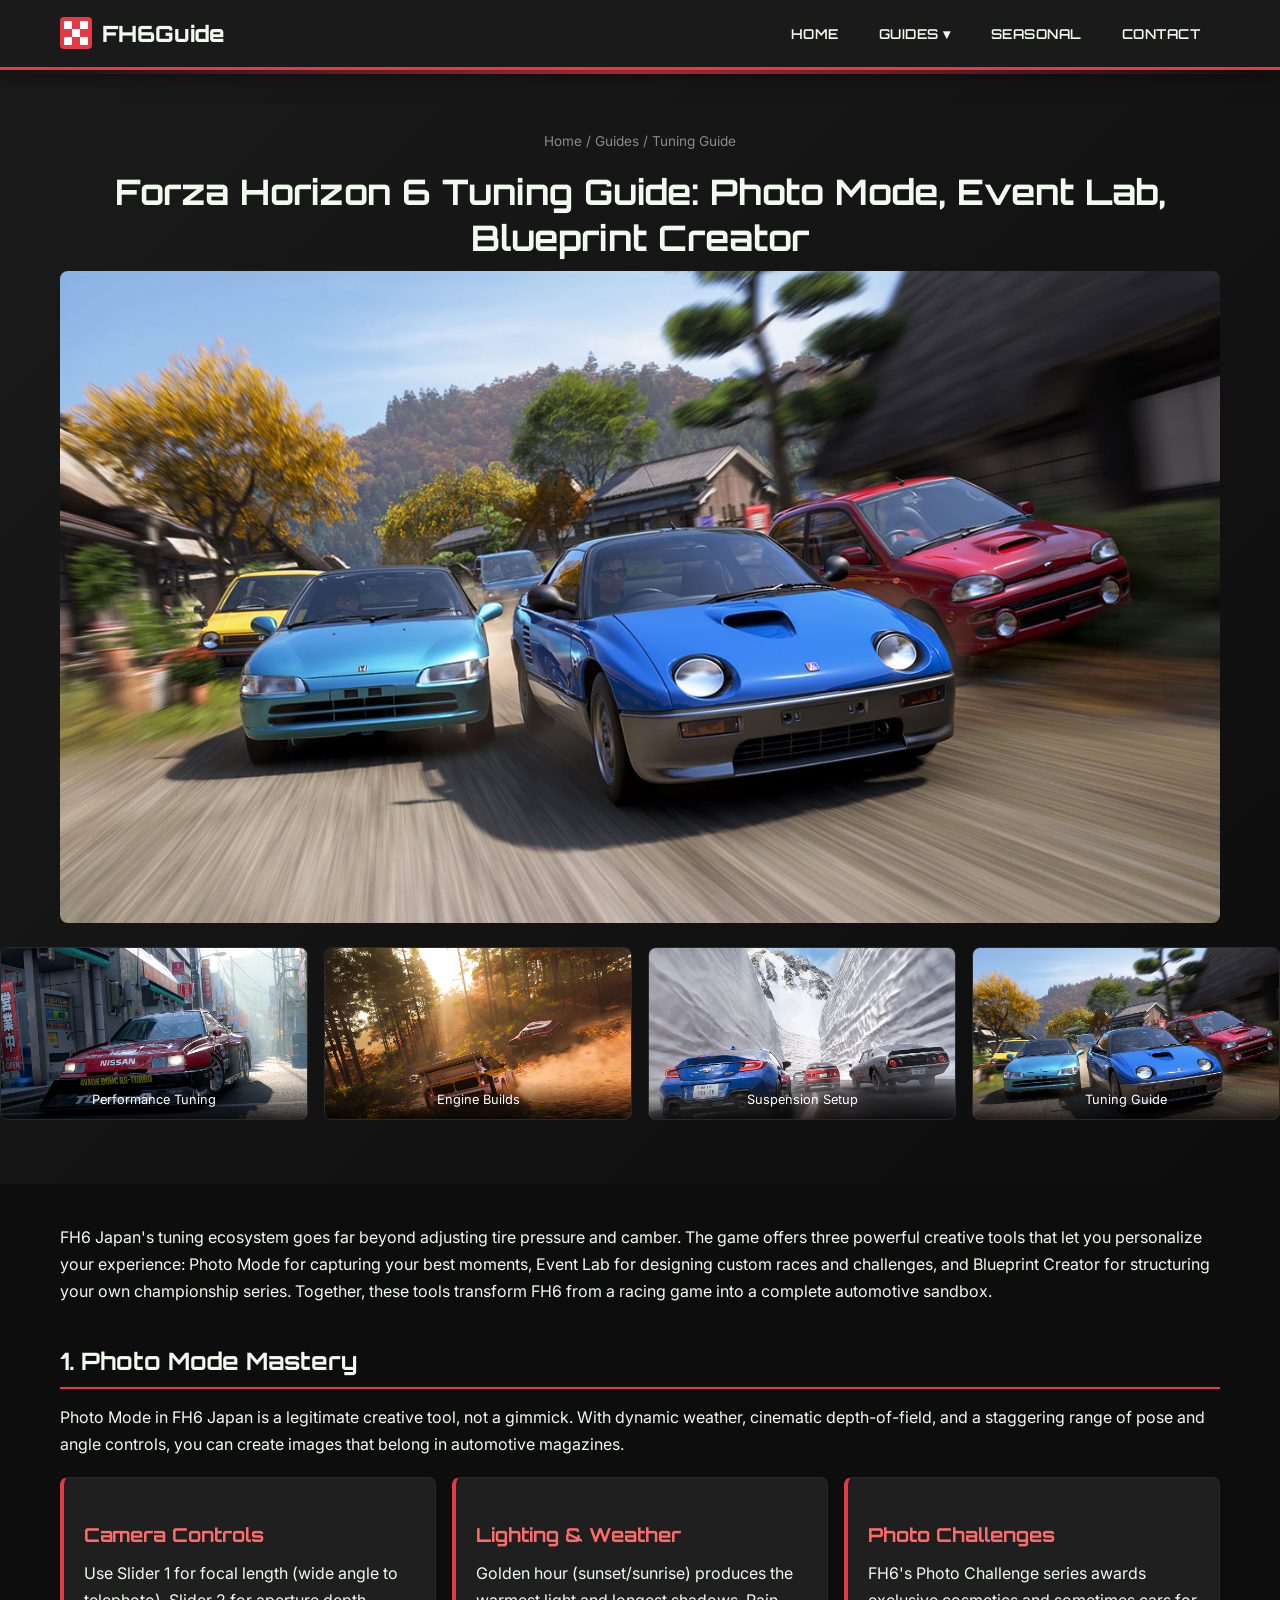
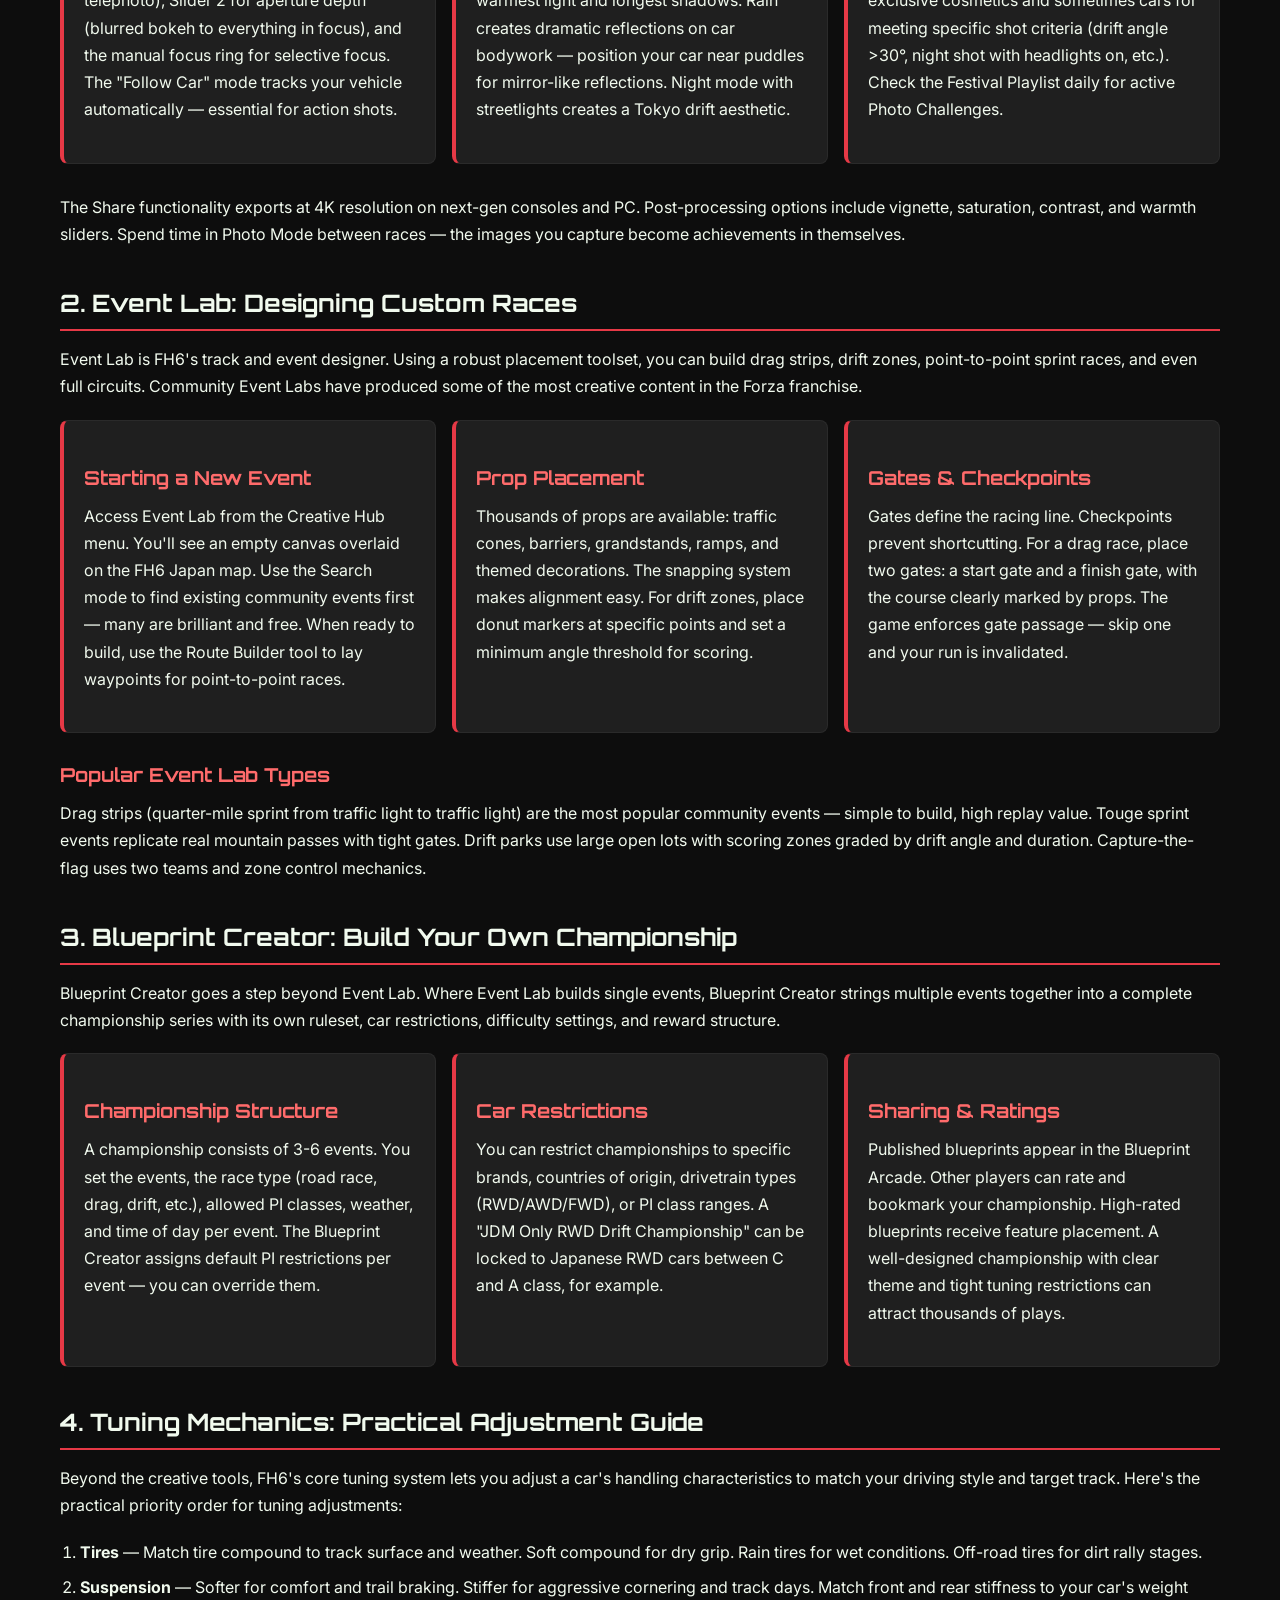
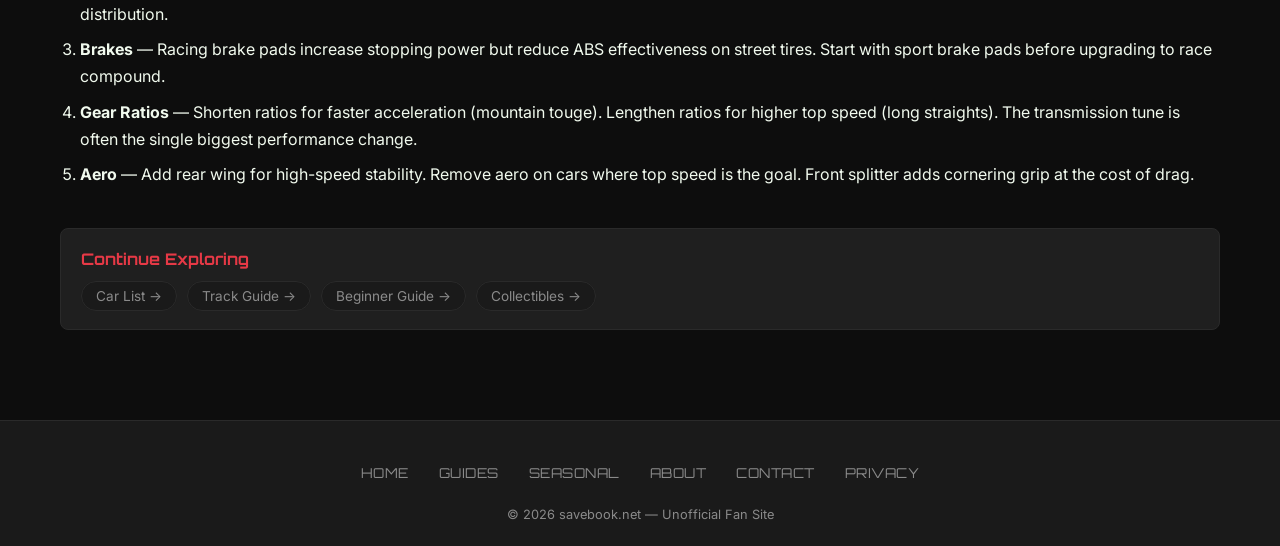
<file: pages/guides/tuning-guide.html>
<!DOCTYPE html>
<html lang="en">
<head>
  <meta charset="UTF-8">
  <meta name="viewport" content="width=device-width, initial-scale=1.0">
  <title>Forza Horizon 6 Tuning Guide: Photo Mode, Event Lab, Blueprint Creator</title>
  <meta name="description" content="FH6 tuning guide covering Photo Mode techniques, Event Lab creation, and Blueprint Creator for custom races and competitive tuning setups.">
  <meta name="keywords" content="FH6 tuning, Forza Horizon 6 photo mode, Event Lab, Blueprint Creator, car tuning FH6">
  <link rel="canonical" href="https://fh6guide.net/pages/guides/tuning-guide.html">
  <meta property="og:title" content="Forza Horizon 6 Tuning Guide">
  <meta property="og:type" content="article">
  <link rel="stylesheet" href="../../css/style.css">
  <script type="application/ld+json">
  {"@context":"https://schema.org","@type":"Article","headline":"Forza Horizon 6 Tuning Guide","description":"Tuning guide covering Photo Mode, Event Lab, and Blueprint Creator.","author":{"@type":"Organization","name":"FH6Guide"},"publisher":{"@type":"Organization","name":"FH6Guide"},"datePublished":"2026-01-25"}
  </script>
  <script async src="https://pagead2.googlesyndication.com/pagead/js/adsbygoogle.js?client=ca-pub-9420599375364457"
     crossorigin="anonymous"></script>
</head>
<body>
  <header class="header"><div class="header-inner"><a href="../../index.html" class="logo"><svg viewBox="0 0 32 32" fill="none"><rect width="32" height="32" rx="4" fill="#e63946"/><rect x="4" y="4" width="8" height="8" fill="#fff"/><rect x="20" y="4" width="8" height="8" fill="#fff"/><rect x="12" y="12" width="8" height="8" fill="#fff"/><rect x="4" y="20" width="8" height="8" fill="#fff"/><rect x="20" y="20" width="8" height="8" fill="#fff"/></svg>FH6Guide</a><nav class="nav-desktop"><ul><li><a href="../../index.html">Home</a></li><li><a href="index.html">Guides ▾</a><ul class="dropdown"><li><a href="beginner-guide.html">Beginner Guide</a></li><li><a href="barn-finds-guide.html">Barn Finds</a></li><li><a href="car-guide.html">Car List</a></li><li><a href="track-guide.html">Track Guide</a></li><li><a href="tuning-guide.html">Tuning</a></li><li><a href="collectibles-guide.html">Collectibles</a></li></ul></li><li><a href="../seasonal/index.html">Seasonal</a></li><li><a href="../contact.html">Contact</a></li></ul></nav><button class="hamburger"><span></span><span></span><span></span></button></div></header>
  <nav class="nav-mobile"><ul><li><a href="../../index.html">Home</a></li><li class="mobile-dropdown"><a href="index.html">Guides</a><ul class="mobile-dropdown-content"><li><a href="beginner-guide.html">Beginner Guide</a></li><li><a href="barn-finds-guide.html">Barn Finds</a></li><li><a href="car-guide.html">Car List</a></li><li><a href="track-guide.html">Track Guide</a></li><li><a href="tuning-guide.html">Tuning</a></li><li><a href="collectibles-guide.html">Collectibles</a></li></ul></li></ul></nav>

  <section class="hero-page"><div class="container"><p class="breadcrumb"><a href="../../index.html">Home</a> / <a href="index.html">Guides</a> / Tuning Guide</p><h1>Forza Horizon 6 Tuning Guide: Photo Mode, Event Lab, Blueprint Creator</h1>
    <img src="../../images/tuning/tuning01.jpg" alt="Forza Horizon 6" style="width:100%;height:auto;display:block;margin-bottom:24px;border-radius:8px;">
</div>
    <div class="img-gallery">
      <div class="gallery-item">
        <img src="../../images/gallery/gallery_02.jpg" alt="Performance Tuning" loading="lazy">
        <div class="img-caption">Performance Tuning</div>
      </div>
      <div class="gallery-item">
        <img src="../../images/gallery/gallery_03.jpg" alt="Engine Builds" loading="lazy">
        <div class="img-caption">Engine Builds</div>
      </div>
      <div class="gallery-item">
        <img src="../../images/gallery/gallery_04.jpg" alt="Suspension Setup" loading="lazy">
        <div class="img-caption">Suspension Setup</div>
      </div>
      <div class="gallery-item">
        <img src="../../images/tuning/tuning01.jpg" alt="Tuning Guide" loading="lazy">
        <div class="img-caption">Tuning Guide</div>
      </div>
    </div>

    </section>

  <main class="main-content"><div class="container">
    <div class="content-section">
      <p>FH6 Japan's tuning ecosystem goes far beyond adjusting tire pressure and camber. The game offers three powerful creative tools that let you personalize your experience: Photo Mode for capturing your best moments, Event Lab for designing custom races and challenges, and Blueprint Creator for structuring your own championship series. Together, these tools transform FH6 from a racing game into a complete automotive sandbox.</p>
    </div>

    
    <div class="content-section">
      <h2>1. Photo Mode Mastery</h2>
      <p>Photo Mode in FH6 Japan is a legitimate creative tool, not a gimmick. With dynamic weather, cinematic depth-of-field, and a staggering range of pose and angle controls, you can create images that belong in automotive magazines.</p>

      <div class="info-grid">
        <div class="info-card">
          <h3>Camera Controls</h3>
          <p>Use Slider 1 for focal length (wide angle to telephoto), Slider 2 for aperture depth (blurred bokeh to everything in focus), and the manual focus ring for selective focus. The "Follow Car" mode tracks your vehicle automatically — essential for action shots.</p>
        </div>
        <div class="info-card">
          <h3>Lighting & Weather</h3>
          <p>Golden hour (sunset/sunrise) produces the warmest light and longest shadows. Rain creates dramatic reflections on car bodywork — position your car near puddles for mirror-like reflections. Night mode with streetlights creates a Tokyo drift aesthetic.</p>
        </div>
        <div class="info-card">
          <h3>Photo Challenges</h3>
          <p>FH6's Photo Challenge series awards exclusive cosmetics and sometimes cars for meeting specific shot criteria (drift angle >30°, night shot with headlights on, etc.). Check the Festival Playlist daily for active Photo Challenges.</p>
        </div>
      </div>
      <p>The Share functionality exports at 4K resolution on next-gen consoles and PC. Post-processing options include vignette, saturation, contrast, and warmth sliders. Spend time in Photo Mode between races — the images you capture become achievements in themselves.</p>
    </div>

    <div class="content-section">
      <h2>2. Event Lab: Designing Custom Races</h2>
      <p>Event Lab is FH6's track and event designer. Using a robust placement toolset, you can build drag strips, drift zones, point-to-point sprint races, and even full circuits. Community Event Labs have produced some of the most creative content in the Forza franchise.</p>

      <div class="info-grid">
        <div class="info-card">
          <h3>Starting a New Event</h3>
          <p>Access Event Lab from the Creative Hub menu. You'll see an empty canvas overlaid on the FH6 Japan map. Use the Search mode to find existing community events first — many are brilliant and free. When ready to build, use the Route Builder tool to lay waypoints for point-to-point races.</p>
        </div>
        <div class="info-card">
          <h3>Prop Placement</h3>
          <p>Thousands of props are available: traffic cones, barriers, grandstands, ramps, and themed decorations. The snapping system makes alignment easy. For drift zones, place donut markers at specific points and set a minimum angle threshold for scoring.</p>
        </div>
        <div class="info-card">
          <h3>Gates & Checkpoints</h3>
          <p>Gates define the racing line. Checkpoints prevent shortcutting. For a drag race, place two gates: a start gate and a finish gate, with the course clearly marked by props. The game enforces gate passage — skip one and your run is invalidated.</p>
        </div>
      </div>

      <h3>Popular Event Lab Types</h3>
      <p>Drag strips (quarter-mile sprint from traffic light to traffic light) are the most popular community events — simple to build, high replay value. Touge sprint events replicate real mountain passes with tight gates. Drift parks use large open lots with scoring zones graded by drift angle and duration. Capture-the-flag uses two teams and zone control mechanics.</p>
    </div>

    <div class="content-section">
      <h2>3. Blueprint Creator: Build Your Own Championship</h2>
      <p>Blueprint Creator goes a step beyond Event Lab. Where Event Lab builds single events, Blueprint Creator strings multiple events together into a complete championship series with its own ruleset, car restrictions, difficulty settings, and reward structure.</p>

      <div class="info-grid">
        <div class="info-card">
          <h3>Championship Structure</h3>
          <p>A championship consists of 3-6 events. You set the events, the race type (road race, drag, drift, etc.), allowed PI classes, weather, and time of day per event. The Blueprint Creator assigns default PI restrictions per event — you can override them.</p>
        </div>
        <div class="info-card">
          <h3>Car Restrictions</h3>
          <p>You can restrict championships to specific brands, countries of origin, drivetrain types (RWD/AWD/FWD), or PI class ranges. A "JDM Only RWD Drift Championship" can be locked to Japanese RWD cars between C and A class, for example.</p>
        </div>
        <div class="info-card">
          <h3>Sharing & Ratings</h3>
          <p>Published blueprints appear in the Blueprint Arcade. Other players can rate and bookmark your championship. High-rated blueprints receive feature placement. A well-designed championship with clear theme and tight tuning restrictions can attract thousands of plays.</p>
        </div>
      </div>
    </div>

    
    <div class="content-section">
      <h2>4. Tuning Mechanics: Practical Adjustment Guide</h2>
      <p>Beyond the creative tools, FH6's core tuning system lets you adjust a car's handling characteristics to match your driving style and target track. Here's the practical priority order for tuning adjustments:</p>
      <ol style="padding-left:20px">
        <li><strong>Tires</strong> — Match tire compound to track surface and weather. Soft compound for dry grip. Rain tires for wet conditions. Off-road tires for dirt rally stages.</li>
        <li><strong>Suspension</strong> — Softer for comfort and trail braking. Stiffer for aggressive cornering and track days. Match front and rear stiffness to your car's weight distribution.</li>
        <li><strong>Brakes</strong> — Racing brake pads increase stopping power but reduce ABS effectiveness on street tires. Start with sport brake pads before upgrading to race compound.</li>
        <li><strong>Gear Ratios</strong> — Shorten ratios for faster acceleration (mountain touge). Lengthen ratios for higher top speed (long straights). The transmission tune is often the single biggest performance change.</li>
        <li><strong>Aero</strong> — Add rear wing for high-speed stability. Remove aero on cars where top speed is the goal. Front splitter adds cornering grip at the cost of drag.</li>
      </ol>
    </div>

    <div class="related-links">
      <h4>Continue Exploring</h4>
      <ul>
        <li><a href="car-guide.html">Car List →</a></li>
        <li><a href="track-guide.html">Track Guide →</a></li>
        <li><a href="beginner-guide.html">Beginner Guide →</a></li>
        <li><a href="collectibles-guide.html">Collectibles →</a></li>
      </ul>
    </div>
  </div></main>

  <footer class="footer"><div class="container"><div class="footer-links"><a href="../../index.html">Home</a><a href="index.html">Guides</a><a href="../seasonal/index.html">Seasonal</a><a href="../about.html">About</a><a href="../contact.html">Contact</a><a href="../privacy.html">Privacy</a></div><p>© 2026 savebook.net — Unofficial Fan Site</p></div></footer>
  <script src="../../js/header.js"></script>
</body>
</html>
</file>
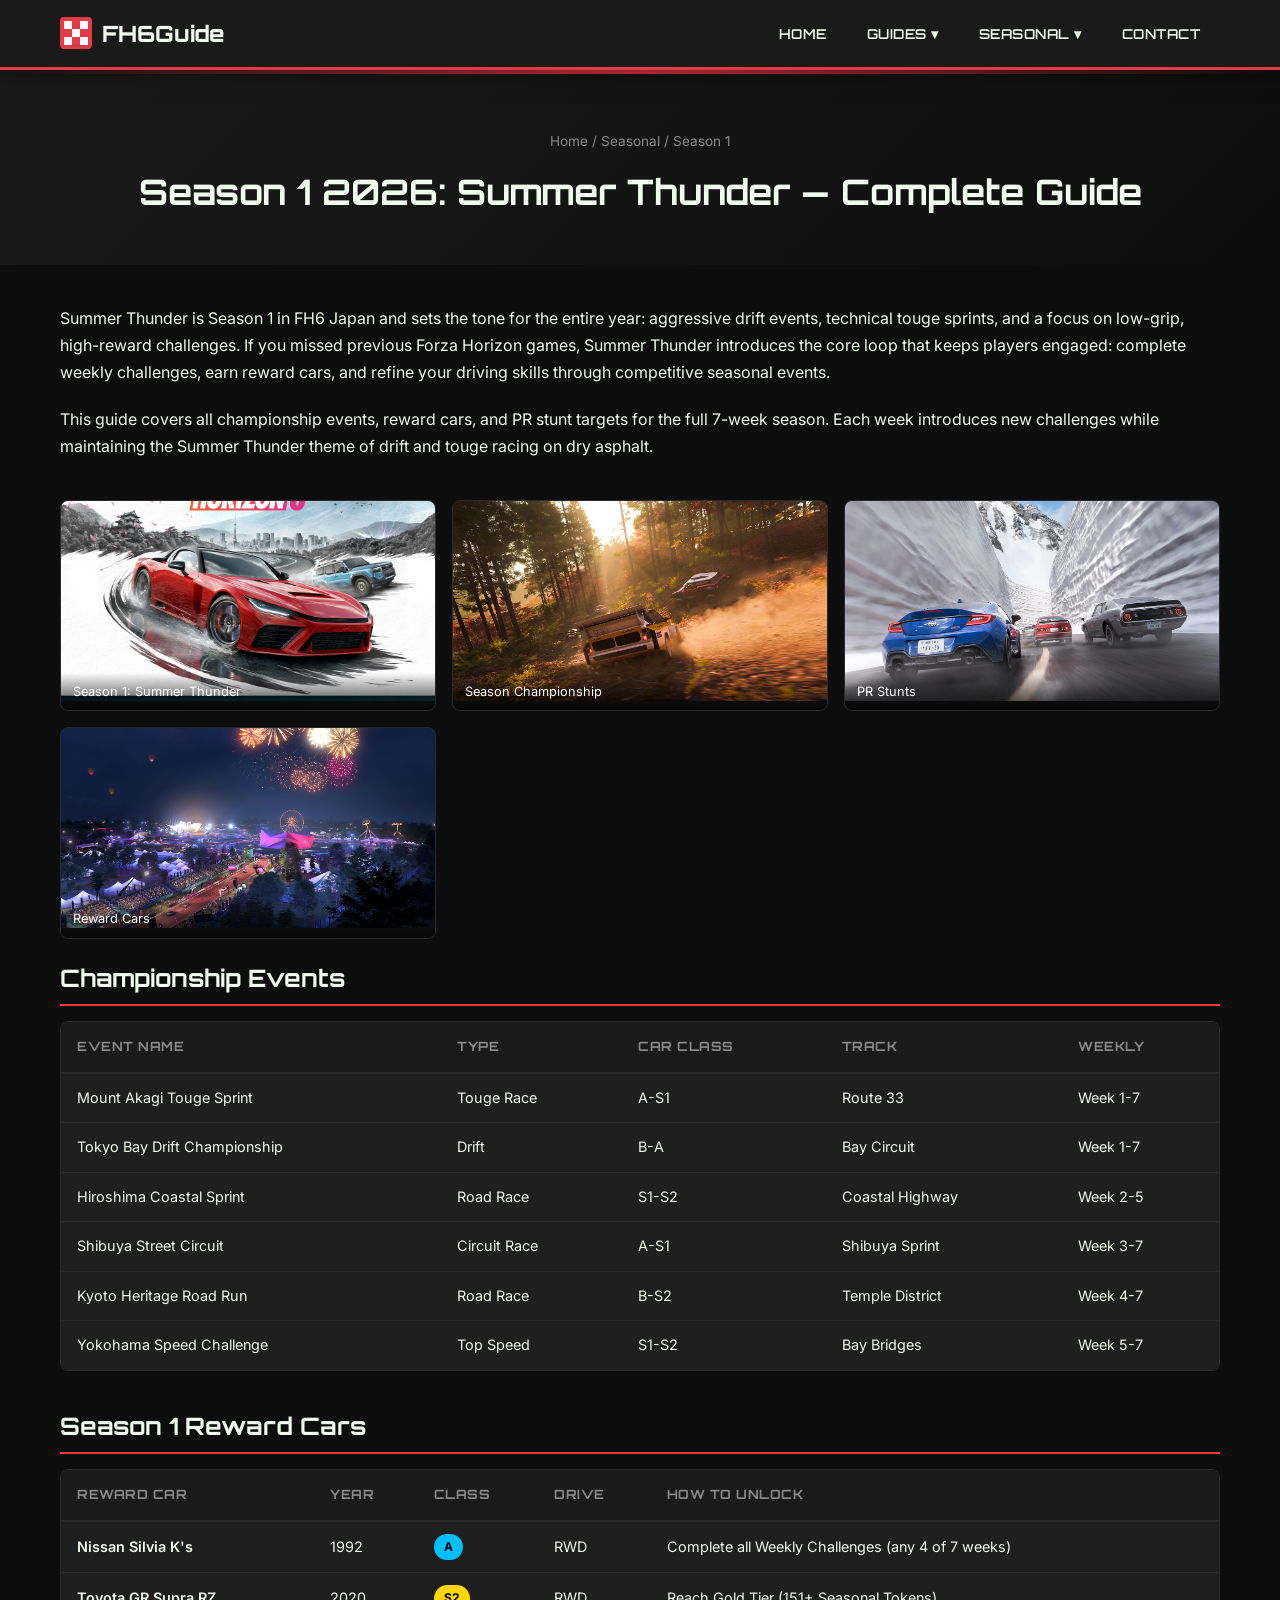
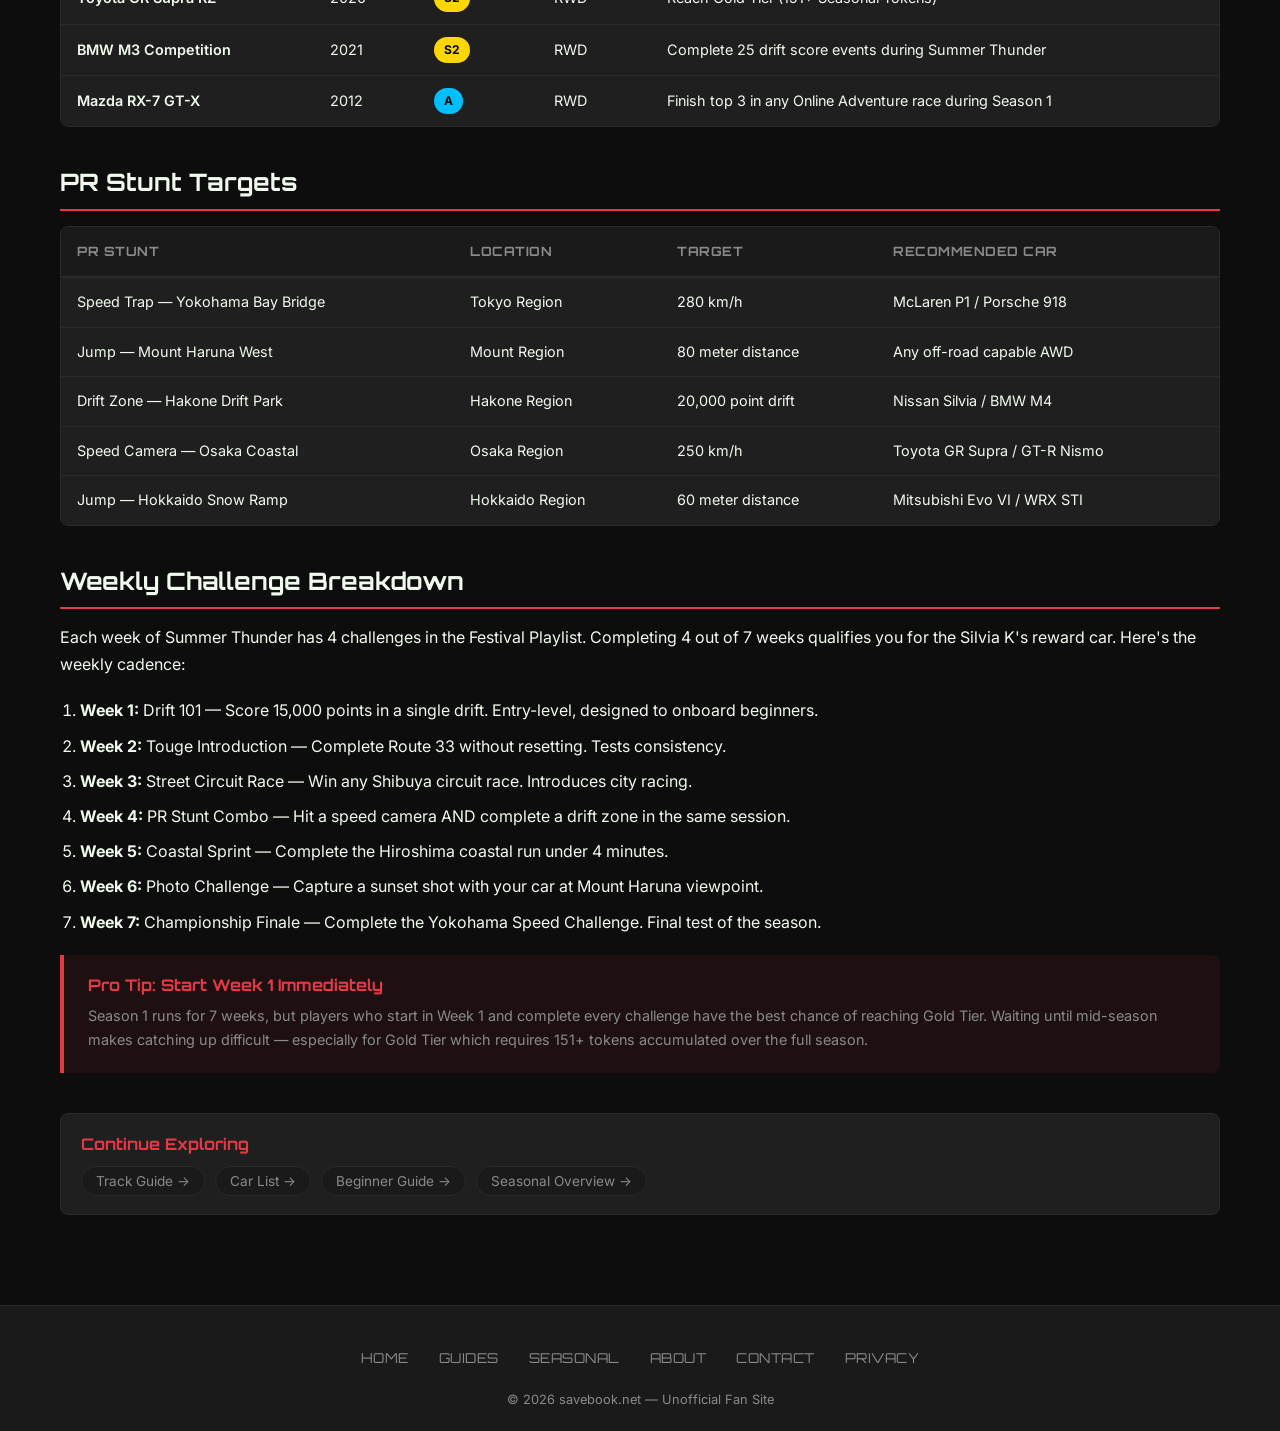
<file: pages/seasonal/season-1-guide.html>
<!DOCTYPE html>
<html lang="en">
<head>
  <meta charset="UTF-8">
  <meta name="viewport" content="width=device-width, initial-scale=1.0">
  <title>Season 1 2026: Summer Thunder — Complete Guide | FH6Guide</title>
  <meta name="description" content="Complete guide to Season 1 2026 Summer Thunder in Forza Horizon 6 Japan. Championship events, reward cars, PR stunt targets, and weekly challenge breakdown.">
  <meta name="keywords" content="FH6 Season 1, Summer Thunder FH6, Season 1 2026, FH6 championships, PR stunts Season 1">
  <link rel="canonical" href="https://fh6guide.net/pages/seasonal/season-1-guide.html">
  <meta property="og:title" content="Season 1 2026: Summer Thunder — Complete Guide">
  <meta property="og:type" content="article">
  <link rel="stylesheet" href="../../css/style.css">
  <script type="application/ld+json">
  {"@context":"https://schema.org","@type":"Article","headline":"Season 1 2026: Summer Thunder — Complete Guide","description":"Complete guide to Season 1 Summer Thunder in FH6 Japan.","author":{"@type":"Organization","name":"FH6Guide"},"publisher":{"@type":"Organization","name":"FH6Guide"},"datePublished":"2026-01-01"}
  </script>
  <script async src="https://pagead2.googlesyndication.com/pagead/js/adsbygoogle.js?client=ca-pub-9420599375364457"
     crossorigin="anonymous"></script>
</head>
<body>
  <header class="header"><div class="header-inner"><a href="../../index.html" class="logo"><svg viewBox="0 0 32 32" fill="none"><rect width="32" height="32" rx="4" fill="#e63946"/><rect x="4" y="4" width="8" height="8" fill="#fff"/><rect x="20" y="4" width="8" height="8" fill="#fff"/><rect x="12" y="12" width="8" height="8" fill="#fff"/><rect x="4" y="20" width="8" height="8" fill="#fff"/><rect x="20" y="20" width="8" height="8" fill="#fff"/></svg>FH6Guide</a><nav class="nav-desktop"><ul><li><a href="../../index.html">Home</a></li><li><a href="../guides/index.html">Guides ▾</a><ul class="dropdown"><li><a href="../guides/beginner-guide.html">Beginner Guide</a></li><li><a href="../guides/barn-finds-guide.html">Barn Finds</a></li><li><a href="../guides/car-guide.html">Car List</a></li><li><a href="../guides/track-guide.html">Track Guide</a></li><li><a href="../guides/tuning-guide.html">Tuning</a></li><li><a href="../guides/collectibles-guide.html">Collectibles</a></li></ul></li><li><a href="index.html">Seasonal ▾</a><ul class="dropdown"><li><a href="season-1-guide.html">Season 1</a></li></ul></li><li><a href="../contact.html">Contact</a></li></ul></nav><button class="hamburger"><span></span><span></span><span></span></button></div></header>
  <nav class="nav-mobile"><ul><li><a href="../../index.html">Home</a></li><li class="mobile-dropdown"><a href="../guides/index.html">Guides</a><ul class="mobile-dropdown-content"><li><a href="../guides/beginner-guide.html">Beginner Guide</a></li><li><a href="../guides/barn-finds-guide.html">Barn Finds</a></li><li><a href="../guides/car-guide.html">Car List</a></li><li><a href="../guides/track-guide.html">Track Guide</a></li><li><a href="../guides/tuning-guide.html">Tuning</a></li><li><a href="../guides/collectibles-guide.html">Collectibles</a></li></ul></li><li class="mobile-dropdown"><a href="index.html">Seasonal</a><ul class="mobile-dropdown-content"><li><a href="season-1-guide.html">Season 1</a></li></ul></li></ul></nav>

  <section class="hero-page"><div class="container"><p class="breadcrumb"><a href="../../index.html">Home</a> / <a href="index.html">Seasonal</a> / Season 1</p><h1>Season 1 2026: Summer Thunder — Complete Guide</h1></div></section>

  <main class="main-content"><div class="container">
    <div class="content-section">
      <p>Summer Thunder is Season 1 in FH6 Japan and sets the tone for the entire year: aggressive drift events, technical touge sprints, and a focus on low-grip, high-reward challenges. If you missed previous Forza Horizon games, Summer Thunder introduces the core loop that keeps players engaged: complete weekly challenges, earn reward cars, and refine your driving skills through competitive seasonal events.</p>
      <p>This guide covers all championship events, reward cars, and PR stunt targets for the full 7-week season. Each week introduces new challenges while maintaining the Summer Thunder theme of drift and touge racing on dry asphalt.</p>
    </div>

    
    <div class="img-gallery">
      <div class="gallery-item">
        <img src="../../images/hero/poster.jpg" alt="Season 1: Summer Thunder" loading="lazy">
        <div class="img-caption">Season 1: Summer Thunder</div>
      </div>
      <div class="gallery-item">
        <img src="../../images/gallery/gallery_03.jpg" alt="Season Championship" loading="lazy">
        <div class="img-caption">Season Championship</div>
      </div>
      <div class="gallery-item">
        <img src="../../images/gallery/gallery_04.jpg" alt="PR Stunts" loading="lazy">
        <div class="img-caption">PR Stunts</div>
      </div>
      <div class="gallery-item">
        <img src="../../images/gallery/gallery_05.jpg" alt="Reward Cars" loading="lazy">
        <div class="img-caption">Reward Cars</div>
      </div>
    </div>

    <div class="content-section">
      <h2>Championship Events</h2>
      <div class="table-wrapper">
        <table>
          <thead><tr><th>Event Name</th><th>Type</th><th>Car Class</th><th>Track</th><th>Weekly</th></tr></thead>
          <tbody>
            <tr><td>Mount Akagi Touge Sprint</td><td>Touge Race</td><td>A-S1</td><td>Route 33</td><td>Week 1-7</td></tr>
            <tr><td>Tokyo Bay Drift Championship</td><td>Drift</td><td>B-A</td><td>Bay Circuit</td><td>Week 1-7</td></tr>
            <tr><td>Hiroshima Coastal Sprint</td><td>Road Race</td><td>S1-S2</td><td>Coastal Highway</td><td>Week 2-5</td></tr>
            <tr><td>Shibuya Street Circuit</td><td>Circuit Race</td><td>A-S1</td><td>Shibuya Sprint</td><td>Week 3-7</td></tr>
            <tr><td>Kyoto Heritage Road Run</td><td>Road Race</td><td>B-S2</td><td>Temple District</td><td>Week 4-7</td></tr>
            <tr><td>Yokohama Speed Challenge</td><td>Top Speed</td><td>S1-S2</td><td>Bay Bridges</td><td>Week 5-7</td></tr>
          </tbody>
        </table>
      </div>
    </div>

    <div class="content-section">
      <h2>Season 1 Reward Cars</h2>
      <div class="table-wrapper">
        <table>
          <thead><tr><th>Reward Car</th><th>Year</th><th>Class</th><th>Drive</th><th>How to Unlock</th></tr></thead>
          <tbody>
            <tr><td><span class="car-name">Nissan Silvia K's</span></td><td>1992</td><td><span class="car-class class-a">A</span></td><td>RWD</td><td>Complete all Weekly Challenges (any 4 of 7 weeks)</td></tr>
            <tr><td><span class="car-name">Toyota GR Supra RZ</span></td><td>2020</td><td><span class="car-class class-s2">S2</span></td><td>RWD</td><td>Reach Gold Tier (151+ Seasonal Tokens)</td></tr>
            <tr><td><span class="car-name">BMW M3 Competition</span></td><td>2021</td><td><span class="car-class class-s2">S2</span></td><td>RWD</td><td>Complete 25 drift score events during Summer Thunder</td></tr>
            <tr><td><span class="car-name">Mazda RX-7 GT-X</span></td><td>2012</td><td><span class="car-class class-a">A</span></td><td>RWD</td><td>Finish top 3 in any Online Adventure race during Season 1</td></tr>
          </tbody>
        </table>
      </div>
    </div>

    <div class="content-section">
      <h2>PR Stunt Targets</h2>
      <div class="table-wrapper">
        <table>
          <thead><tr><th>PR Stunt</th><th>Location</th><th>Target</th><th>Recommended Car</th></tr></thead>
          <tbody>
            <tr><td>Speed Trap — Yokohama Bay Bridge</td><td>Tokyo Region</td><td>280 km/h</td><td>McLaren P1 / Porsche 918</td></tr>
            <tr><td>Jump — Mount Haruna West</td><td>Mount Region</td><td>80 meter distance</td><td>Any off-road capable AWD</td></tr>
            <tr><td>Drift Zone — Hakone Drift Park</td><td>Hakone Region</td><td>20,000 point drift</td><td>Nissan Silvia / BMW M4</td></tr>
            <tr><td>Speed Camera — Osaka Coastal</td><td>Osaka Region</td><td>250 km/h</td><td>Toyota GR Supra / GT-R Nismo</td></tr>
            <tr><td>Jump — Hokkaido Snow Ramp</td><td>Hokkaido Region</td><td>60 meter distance</td><td>Mitsubishi Evo VI / WRX STI</td></tr>
          </tbody>
        </table>
      </div>
    </div>

    <div class="content-section">
      <h2>Weekly Challenge Breakdown</h2>
      <p>Each week of Summer Thunder has 4 challenges in the Festival Playlist. Completing 4 out of 7 weeks qualifies you for the Silvia K's reward car. Here's the weekly cadence:</p>
      <ol style="padding-left:20px">
        <li><strong>Week 1:</strong> Drift 101 — Score 15,000 points in a single drift. Entry-level, designed to onboard beginners.</li>
        <li><strong>Week 2:</strong> Touge Introduction — Complete Route 33 without resetting. Tests consistency.</li>
        <li><strong>Week 3:</strong> Street Circuit Race — Win any Shibuya circuit race. Introduces city racing.</li>
        <li><strong>Week 4:</strong> PR Stunt Combo — Hit a speed camera AND complete a drift zone in the same session.</li>
        <li><strong>Week 5:</strong> Coastal Sprint — Complete the Hiroshima coastal run under 4 minutes.</li>
        <li><strong>Week 6:</strong> Photo Challenge — Capture a sunset shot with your car at Mount Haruna viewpoint.</li>
        <li><strong>Week 7:</strong> Championship Finale — Complete the Yokohama Speed Challenge. Final test of the season.</li>
      </ol>
      <div class="tip-box">
        <h4>Pro Tip: Start Week 1 Immediately</h4>
        <p>Season 1 runs for 7 weeks, but players who start in Week 1 and complete every challenge have the best chance of reaching Gold Tier. Waiting until mid-season makes catching up difficult — especially for Gold Tier which requires 151+ tokens accumulated over the full season.</p>
      </div>
    </div>

    <div class="related-links">
      <h4>Continue Exploring</h4>
      <ul>
        <li><a href="../guides/track-guide.html">Track Guide →</a></li>
        <li><a href="../guides/car-guide.html">Car List →</a></li>
        <li><a href="../guides/beginner-guide.html">Beginner Guide →</a></li>
        <li><a href="index.html">Seasonal Overview →</a></li>
      </ul>
    </div>
  </div></main>

  <footer class="footer"><div class="container"><div class="footer-links"><a href="../../index.html">Home</a><a href="../guides/index.html">Guides</a><a href="index.html">Seasonal</a><a href="../about.html">About</a><a href="../contact.html">Contact</a><a href="../privacy.html">Privacy</a></div><p>© 2026 savebook.net — Unofficial Fan Site</p></div></footer>
  <script src="../../js/header.js"></script>
</body>
</html>
</file>
<file: css/style.css>
/* ================================================
   FH6Guide.net - Forza Horizon 6 Japan Complete Guide
   Stylesheet v1.0
   ================================================ */

@import url('https://fonts.googleapis.com/css2?family=Orbitron:wght@400;500;600;700;800;900&family=Inter:wght@300;400;500;600;700&display=swap');

:root {
  --bg-primary: #0d0d0d;
  --bg-secondary: #1a1a1a;
  --bg-card: #1f1f1f;
  --accent: #e63946;
  --accent-light: #ff6b6b;
  --accent-dark: #c1121f;
  --text: #f1faee;
  --text-muted: #8a8a8a;
  --border: #2a2a2a;
  --shadow: 0 4px 20px rgba(0, 0, 0, 0.5);
  --shadow-hover: 0 8px 30px rgba(230, 57, 70, 0.2);
  --radius: 8px;
  --radius-lg: 12px;
  --transition: all 0.3s ease;
  --font-heading: 'Orbitron', sans-serif;
  --font-body: 'Inter', sans-serif;
  --container: 1200px;
  --header-height: 70px;
}

*, *::before, *::after {
  box-sizing: border-box;
  margin: 0;
  padding: 0;
}

html {
  scroll-behavior: smooth;
  font-size: 16px;
}

body {
  font-family: var(--font-body);
  background-color: var(--bg-primary);
  color: var(--text);
  line-height: 1.7;
  min-height: 100vh;
  overflow-x: hidden;
}

a {
  color: var(--accent);
  text-decoration: none;
  transition: var(--transition);
}

a:hover {
  color: var(--accent-light);
}

img {
  max-width: 100%;
  height: auto;
  display: block;
}

ul, ol {
  list-style: none;
}

h1, h2, h3, h4, h5, h6 {
  font-family: var(--font-heading);
  font-weight: 700;
  line-height: 1.3;
  color: var(--text);
}

h1 { font-size: 2.2rem; }
h2 { font-size: 1.7rem; }
h3 { font-size: 1.3rem; }
h4 { font-size: 1.1rem; }

p {
  margin-bottom: 1rem;
  color: var(--text);
}

.container {
  width: 100%;
  max-width: var(--container);
  margin: 0 auto;
  padding: 0 20px;
}

.header {
  position: sticky;
  top: 0;
  z-index: 1000;
  background-color: var(--bg-secondary);
  border-bottom: 3px solid var(--accent);
  height: var(--header-height);
  box-shadow: var(--shadow);
}

.header-inner {
  display: flex;
  align-items: center;
  justify-content: space-between;
  height: 100%;
  max-width: var(--container);
  margin: 0 auto;
  padding: 0 20px;
}

.logo {
  display: flex;
  align-items: center;
  gap: 10px;
  font-family: var(--font-heading);
  font-size: 1.4rem;
  font-weight: 800;
  color: var(--text);
  text-decoration: none;
}

.logo:hover {
  color: var(--text);
}

.logo svg {
  width: 32px;
  height: 32px;
}

.nav-desktop {
  display: flex;
  align-items: center;
  gap: 0;
}

.nav-desktop > ul {
  display: flex;
  align-items: center;
  gap: 0;
}

.nav-desktop > ul > li {
  position: relative;
}

.nav-desktop > ul > li > a {
  display: flex;
  align-items: center;
  gap: 6px;
  padding: 0 20px;
  height: var(--header-height);
  color: var(--text);
  font-family: var(--font-heading);
  font-size: 0.85rem;
  font-weight: 600;
  letter-spacing: 0.5px;
  text-transform: uppercase;
  transition: var(--transition);
}

.nav-desktop > ul > li > a:hover,
.nav-desktop > ul > li > a.active {
  color: var(--accent);
  background-color: rgba(230, 57, 70, 0.08);
}

.nav-desktop .dropdown {
  position: absolute;
  top: 100%;
  left: 0;
  min-width: 220px;
  background-color: var(--bg-card);
  border: 1px solid var(--border);
  border-radius: 0 0 var(--radius) var(--radius);
  box-shadow: var(--shadow);
  opacity: 0;
  visibility: hidden;
  transform: translateY(-10px);
  transition: var(--transition);
  z-index: 100;
}

.nav-desktop > ul > li:hover .dropdown {
  opacity: 1;
  visibility: visible;
  transform: translateY(0);
}

.nav-desktop .dropdown li a {
  display: block;
  padding: 12px 20px;
  color: var(--text-muted);
  font-family: var(--font-heading);
  font-size: 0.8rem;
  font-weight: 500;
  letter-spacing: 0.3px;
  text-transform: uppercase;
  border-bottom: 1px solid var(--border);
  transition: var(--transition);
}

.nav-desktop .dropdown li:last-child a {
  border-bottom: none;
}

.nav-desktop .dropdown li a:hover {
  color: var(--accent);
  background-color: rgba(230, 57, 70, 0.1);
  padding-left: 24px;
}

.dark-mode-toggle {
  background: none;
  border: 2px solid var(--border);
  color: var(--text);
  width: 40px;
  height: 40px;
  border-radius: 50%;
  cursor: pointer;
  font-size: 1.2rem;
  display: flex;
  align-items: center;
  justify-content: center;
  transition: var(--transition);
  margin-left: 10px;
}

.dark-mode-toggle:hover {
  border-color: var(--accent);
  color: var(--accent);
}

.hamburger {
  display: none;
  flex-direction: column;
  gap: 5px;
  background: none;
  border: none;
  cursor: pointer;
  padding: 5px;
}

.hamburger span {
  display: block;
  width: 28px;
  height: 3px;
  background-color: var(--text);
  border-radius: 2px;
  transition: var(--transition);
}

.hamburger.active span:nth-child(1) {
  transform: rotate(45deg) translate(6px, 6px);
}

.hamburger.active span:nth-child(2) {
  opacity: 0;
}

.hamburger.active span:nth-child(3) {
  transform: rotate(-45deg) translate(6px, -6px);
}

.nav-mobile {
  display: none;
  position: fixed;
  top: var(--header-height);
  left: 0;
  right: 0;
  bottom: 0;
  background-color: var(--bg-secondary);
  z-index: 999;
  overflow-y: auto;
}

.nav-mobile.active {
  display: block;
}

.nav-mobile ul {
  padding: 20px;
}

.nav-mobile > ul > li > a {
  display: block;
  padding: 15px 0;
  color: var(--text);
  font-family: var(--font-heading);
  font-size: 1rem;
  font-weight: 600;
  text-transform: uppercase;
  border-bottom: 1px solid var(--border);
}

.nav-mobile .mobile-dropdown > a {
  display: flex;
  justify-content: space-between;
  align-items: center;
}

.nav-mobile .mobile-dropdown-content {
  display: none;
  padding-left: 20px;
}

.nav-mobile .mobile-dropdown.active .mobile-dropdown-content {
  display: block;
}

.nav-mobile .mobile-dropdown-content li a {
  display: block;
  padding: 10px 0;
  color: var(--text-muted);
  font-size: 0.9rem;
  border-bottom: 1px solid var(--border);
}

.hero {
  position: relative;
  padding: 80px 0 60px;
  text-align: center;
  overflow: hidden;
  background: linear-gradient(135deg, var(--bg-secondary) 0%, var(--bg-primary) 50%, #1a0a0a 100%);
}

.hero-inner {
  display: flex;
  gap: 40px;
  align-items: center;
  justify-content: center;
  flex-wrap: wrap;
  position: relative;
  z-index: 1;
}

.hero-left {
  flex: 1;
  min-width: 300px;
  text-align: left;
}

.hero-left h1 {
  font-size: 2rem;
  margin-bottom: 10px;
}

.hero-left .tagline {
  font-size: 0.9rem;
  margin-bottom: 15px;
}

.hero-left .stats-row {
  gap: 15px;
  flex-wrap: nowrap;
  overflow-x: auto;
}

.hero-left .stat-item {
  padding: 8px 10px;
  min-width: 72px;
}

.hero-left .stat-number {
  font-size: 1.1rem;
}

.hero-left .stat-label {
  font-size: 0.7rem;
}

.hero-right {
  flex: 1;
  min-width: 300px;
  max-width: 560px;
}

.hero-right iframe {
  width: 100%;
  height: auto;
  aspect-ratio: 16 / 9;
  border-radius: 12px;
}

.hero::before {
  content: '';
  position: absolute;
  top: 0;
  left: 0;
  right: 0;
  height: 4px;
  background: linear-gradient(90deg, transparent, var(--accent), var(--accent-light), var(--accent), transparent);
}

.hero::after {
  content: '';
  position: absolute;
  inset: 0;
  background: radial-gradient(ellipse at center top, rgba(230, 57, 70, 0.08) 0%, transparent 70%);
  pointer-events: none;
}

.hero-content {
  position: relative;
  z-index: 1;
}

.hero h1 {
  font-size: 2.8rem;
  margin-bottom: 15px;
  text-shadow: 0 2px 20px rgba(230, 57, 70, 0.3);
}

.hero .tagline {
  font-size: 1.2rem;
  color: var(--text-muted);
  margin-bottom: 30px;
  max-width: 600px;
  margin-left: auto;
  margin-right: auto;
}

.stats-row {
  display: flex;
  gap: 16px;
  justify-content: center;
  flex-wrap: wrap;
  margin-bottom: 40px;
}

.stat-item {
  display: flex;
  flex-direction: column;
  align-items: center;
  padding: 20px 30px;
  background-color: var(--bg-card);
  border: 1px solid var(--border);
  border-radius: var(--radius-lg);
  min-width: 140px;
}

.stat-number {
  font-family: var(--font-heading);
  font-size: 2rem;
  font-weight: 800;
  color: var(--accent);
  line-height: 1;
  margin-bottom: 5px;
}

.stat-label {
  font-size: 0.85rem;
  color: var(--text-muted);
  text-transform: uppercase;
  letter-spacing: 1px;
}

.featured-guides {
  padding: 40px 0 60px;
}

.section-title {
  font-size: 1.5rem;
  margin-bottom: 30px;
  text-align: center;
  color: var(--text);
}

.section-title span {
  color: var(--accent);
}

.guides-grid {
  display: grid;
  grid-template-columns: repeat(auto-fill, minmax(320px, 1fr));
  gap: 20px;
}

.guide-card {
  display: flex;
  flex-direction: column;
  background-color: var(--bg-card);
  border: 1px solid var(--border);
  border-left: 4px solid var(--accent);
  border-radius: var(--radius);
  padding: 24px;
  transition: var(--transition);
}

.guide-card:hover {
  transform: translateY(-5px);
  box-shadow: var(--shadow-hover);
  border-color: var(--accent);
}

.guide-card-icon {
  font-size: 2.5rem;
  margin-bottom: 15px;
}

.guide-card h3 {
  font-size: 1.2rem;
  margin-bottom: 10px;
  color: var(--text);
}

.guide-card p {
  font-size: 0.9rem;
  color: var(--text-muted);
  margin-bottom: 15px;
  flex-grow: 1;
}

.guide-card-link {
  display: inline-flex;
  align-items: center;
  gap: 8px;
  padding: 10px 20px;
  background-color: var(--accent);
  color: #fff;
  font-family: var(--font-heading);
  font-size: 0.8rem;
  font-weight: 600;
  text-transform: uppercase;
  letter-spacing: 1px;
  border-radius: var(--radius);
  transition: var(--transition);
}

.guide-card-link:hover {
  background-color: var(--accent-light);
  color: #fff;
  transform: translateX(3px);
}

.hero-page {
  position: relative;
  padding: 60px 0 40px;
  text-align: center;
  background: linear-gradient(135deg, var(--bg-secondary) 0%, var(--bg-primary) 100%);
}

.hero-page::before {
  content: '';
  position: absolute;
  top: 0;
  left: 0;
  right: 0;
  height: 4px;
  background: linear-gradient(90deg, transparent, var(--accent), transparent);
}

.hero-page h1 {
  font-size: 2.2rem;
  margin-bottom: 10px;
}

.hero-page .breadcrumb {
  font-size: 0.85rem;
  color: var(--text-muted);
}

.hero-page .breadcrumb a {
  color: var(--text-muted);
}

.hero-page .breadcrumb a:hover {
  color: var(--accent);
}


/* Hero full-width image */



.main-content {
  padding: 40px 0 60px;
}

.tab-nav {
  display: flex;
  gap: 10px;
  flex-wrap: wrap;
  margin-bottom: 30px;
  padding-bottom: 20px;
  border-bottom: 1px solid var(--border);
}

.tab-btn {
  padding: 10px 24px;
  background-color: var(--bg-card);
  border: 1px solid var(--border);
  border-radius: 30px;
  color: var(--text-muted);
  font-family: var(--font-heading);
  font-size: 0.85rem;
  font-weight: 600;
  text-transform: uppercase;
  letter-spacing: 0.5px;
  cursor: pointer;
  transition: var(--transition);
}

.tab-btn:hover {
  border-color: var(--accent);
  color: var(--text);
}

.tab-btn.active {
  background-color: var(--accent);
  border-color: var(--accent);
  color: #fff;
}

.tab-content {
  display: none;
}

.tab-content.active {
  display: block;
}

.info-grid {
  display: grid;
  grid-template-columns: repeat(auto-fill, minmax(300px, 1fr));
  gap: 16px;
  margin-bottom: 30px;
}

.info-card {
  background-color: var(--bg-card);
  border: 1px solid var(--border);
  border-left: 4px solid var(--accent);
  border-radius: var(--radius);
  padding: 20px;
  transition: var(--transition);
}

.info-card:hover {
  transform: translateY(-3px);
  box-shadow: var(--shadow);
}

.info-card h3 {
  font-size: 1.1rem;
  margin-bottom: 10px;
  color: var(--accent);
}

.info-card p {
  font-size: 0.9rem;
  color: var(--text-muted);
  margin-bottom: 0;
}

.checklist {
  margin-bottom: 30px;
}

.checklist li {
  display: flex;
  align-items: flex-start;
  gap: 12px;
  padding: 12px 0;
  border-bottom: 1px solid var(--border);
}

.checklist li:last-child {
  border-bottom: none;
}

.checklist input[type="checkbox"] {
  appearance: none;
  width: 22px;
  height: 22px;
  min-width: 22px;
  border: 2px solid var(--border);
  border-radius: 4px;
  cursor: pointer;
  transition: var(--transition);
  position: relative;
  margin-top: 2px;
}

.checklist input[type="checkbox"]:checked {
  background-color: var(--accent);
  border-color: var(--accent);
}

.checklist input[type="checkbox"]:checked::after {
  content: '';
  position: absolute;
  top: 50%;
  left: 50%;
  transform: translate(-50%, -50%);
  width: 12px;
  height: 12px;
  background: url("data:image/svg+xml,%3Csvg xmlns='http://www.w3.org/2000/svg' viewBox='0 0 24 24' fill='white'%3E%3Cpath d='M9 16.17L4.83 12l-1.42 1.41L9 19 21 7l-1.41-1.41z'/%3E%3C/svg%3E") center/contain no-repeat;
}

.checklist label {
  cursor: pointer;
  color: var(--text);
  font-size: 0.95rem;
}

.table-wrapper {
  overflow-x: auto;
  margin-bottom: 30px;
  border-radius: var(--radius);
  border: 1px solid var(--border);
}

table {
  width: 100%;
  border-collapse: collapse;
  background-color: var(--bg-card);
}

thead {
  background-color: var(--bg-secondary);
}

th {
  padding: 14px 16px;
  text-align: left;
  font-family: var(--font-heading);
  font-size: 0.8rem;
  font-weight: 700;
  text-transform: uppercase;
  letter-spacing: 0.5px;
  color: var(--text-muted);
  border-bottom: 2px solid var(--border);
}

td {
  padding: 12px 16px;
  font-size: 0.9rem;
  color: var(--text);
  border-bottom: 1px solid var(--border);
}

tr:last-child td {
  border-bottom: none;
}

tr:hover td {
  background-color: rgba(230, 57, 70, 0.05);
}

td .car-name {
  font-weight: 600;
  color: var(--text);
}

td .car-year {
  color: var(--text-muted);
  font-size: 0.8rem;
}

td .car-class {
  display: inline-block;
  padding: 3px 10px;
  border-radius: 20px;
  font-size: 0.75rem;
  font-weight: 700;
  text-transform: uppercase;
}

.class-s1 { background-color: #ff6b6b; color: #000; }
.class-s2 { background-color: #ffd700; color: #000; }
.class-a   { background-color: #00bfff; color: #000; }
.class-b   { background-color: #32cd32; color: #000; }
.class-c   { background-color: #ffa500; color: #000; }
.class-d   { background-color: #808080; color: #fff; }

.faq-section {
  margin-top: 40px;
}

.faq-item {
  border: 1px solid var(--border);
  border-radius: var(--radius);
  margin-bottom: 15px;
  overflow: hidden;
  background-color: var(--bg-card);
}

.faq-question {
  display: flex;
  justify-content: space-between;
  align-items: center;
  padding: 18px 20px;
  cursor: pointer;
  font-family: var(--font-heading);
  font-size: 1rem;
  font-weight: 600;
  color: var(--text);
  background-color: var(--bg-secondary);
  transition: var(--transition);
}

.faq-question:hover {
  background-color: rgba(230, 57, 70, 0.1);
}

.faq-question::after {
  content: '+';
  font-size: 1.5rem;
  color: var(--accent);
  transition: var(--transition);
}

.faq-item.active .faq-question::after {
  content: '-';
}

.faq-answer {
  display: none;
  padding: 20px;
  color: var(--text-muted);
  font-size: 0.95rem;
  line-height: 1.8;
}

.faq-item.active .faq-answer {
  display: block;
}

.image-gallery {
  display: grid;
  grid-template-columns: repeat(2, 1fr);
  gap: 16px;
  margin-bottom: 30px;
}

.gallery-item {
  position: relative;
  aspect-ratio: 16 / 9;
  border-radius: var(--radius);
  overflow: hidden;
  background: linear-gradient(135deg, var(--bg-secondary), var(--bg-card));
  border: 1px solid var(--border);
}

.gallery-item img,
.gallery-item .placeholder-img {
  width: 100%;
  height: 100%;
  object-fit: cover;
}

.placeholder-img {
  display: flex;
  align-items: center;
  justify-content: center;
  font-size: 3rem;
  color: var(--accent);
  background: linear-gradient(135deg, var(--bg-secondary), #1a0a0a);
}

.video-embed {
  margin-bottom: 30px;
  border-radius: var(--radius);
  overflow: hidden;
  border: 1px solid var(--border);
  aspect-ratio: 16 / 9;
  background-color: var(--bg-card);
}

.video-embed iframe {
  width: 100%;
  height: 100%;
  border: none;
}

.ad-placeholder {
  margin: 30px 0;
  padding: 40px 20px;
  border: 2px dashed var(--border);
  border-radius: var(--radius);
  text-align: center;
  background-color: var(--bg-card);
}

.ad-placeholder .ad-label {
  font-size: 0.75rem;
  text-transform: uppercase;
  letter-spacing: 2px;
  color: var(--text-muted);
  margin-bottom: 10px;
}

.ad-placeholder .ad-text {
  font-family: var(--font-heading);
  font-size: 1rem;
  color: var(--text-muted);
}

.content-section {
  margin-bottom: 40px;
}

.content-section h2 {
  font-size: 1.5rem;
  margin-bottom: 15px;
  padding-bottom: 10px;
  border-bottom: 2px solid var(--accent);
}

.content-section h3 {
  font-size: 1.2rem;
  margin: 25px 0 12px;
  color: var(--accent-light);
}

.content-section p {
  font-size: 1rem;
  color: var(--text);
  margin-bottom: 1.2rem;
}

.content-section ul,
.content-section ol {
  margin-bottom: 1.2rem;
  padding-left: 20px;
}

.content-section ul li,
.content-section ol li {
  margin-bottom: 8px;
  color: var(--text);
  list-style: disc;
}

.content-section ol li {
  list-style: decimal;
}

.tip-box {
  padding: 20px 24px;
  background-color: rgba(230, 57, 70, 0.08);
  border-left: 4px solid var(--accent);
  border-radius: 0 var(--radius) var(--radius) 0;
  margin-bottom: 20px;
}

.tip-box h4 {
  color: var(--accent);
  margin-bottom: 8px;
  font-size: 1rem;
}

.tip-box p {
  font-size: 0.9rem;
  color: var(--text-muted);
  margin-bottom: 0;
}

.reward-tier {
  display: flex;
  gap: 20px;
  padding: 20px;
  background-color: var(--bg-card);
  border: 1px solid var(--border);
  border-radius: var(--radius);
  margin-bottom: 15px;
  align-items: center;
}

.reward-tier .tier-badge {
  padding: 8px 16px;
  border-radius: var(--radius);
  font-family: var(--font-heading);
  font-size: 0.9rem;
  font-weight: 700;
  text-transform: uppercase;
}

.reward-tier .tier-badge.gold {
  background-color: #ffd700;
  color: #000;
}

.reward-tier .tier-badge.silver {
  background-color: #c0c0c0;
  color: #000;
}

.reward-tier .tier-badge.bronze {
  background-color: #cd7f32;
  color: #fff;
}

.reward-tier .tier-info h4 {
  font-size: 1rem;
  margin-bottom: 5px;
}

.reward-tier .tier-info p {
  font-size: 0.85rem;
  color: var(--text-muted);
  margin-bottom: 0;
}

.contact-form {
  max-width: 600px;
  margin: 0 auto 40px;
}

.form-group {
  margin-bottom: 20px;
}

.form-group label {
  display: block;
  margin-bottom: 8px;
  font-family: var(--font-heading);
  font-size: 0.85rem;
  font-weight: 600;
  color: var(--text);
  text-transform: uppercase;
  letter-spacing: 0.5px;
}

.form-group input,
.form-group textarea,
.form-group select {
  width: 100%;
  padding: 14px 16px;
  background-color: var(--bg-card);
  border: 1px solid var(--border);
  border-radius: var(--radius);
  color: var(--text);
  font-family: var(--font-body);
  font-size: 1rem;
  transition: var(--transition);
}

.form-group input:focus,
.form-group textarea:focus,
.form-group select:focus {
  outline: none;
  border-color: var(--accent);
  box-shadow: 0 0 0 3px rgba(230, 57, 70, 0.15);
}

.form-group textarea {
  min-height: 150px;
  resize: vertical;
}

.btn-primary {
  display: inline-flex;
  align-items: center;
  justify-content: center;
  padding: 14px 40px;
  background-color: var(--accent);
  border: none;
  border-radius: var(--radius);
  color: #fff;
  font-family: var(--font-heading);
  font-size: 1rem;
  font-weight: 700;
  text-transform: uppercase;
  letter-spacing: 1px;
  cursor: pointer;
  transition: var(--transition);
}

.btn-primary:hover {
  background-color: var(--accent-light);
  transform: translateY(-2px);
  box-shadow: var(--shadow-hover);
}

.footer {
  background-color: var(--bg-secondary);
  border-top: 1px solid var(--border);
  padding: 40px 0 20px;
  text-align: center;
}

.footer-links {
  display: flex;
  justify-content: center;
  gap: 30px;
  flex-wrap: wrap;
  margin-bottom: 20px;
}

.footer-links a {
  color: var(--text-muted);
  font-size: 0.85rem;
  font-family: var(--font-heading);
  text-transform: uppercase;
  letter-spacing: 0.5px;
}

.footer-links a:hover {
  color: var(--accent);
}

.footer p {
  font-size: 0.8rem;
  color: var(--text-muted);
  margin-bottom: 0;
}

.footer .disclaimer {
  margin-top: 15px;
  font-size: 0.75rem;
  color: #555;
}

.related-links {
  padding: 20px;
  background-color: var(--bg-card);
  border: 1px solid var(--border);
  border-radius: var(--radius);
  margin: 30px 0;
}

.related-links h4 {
  font-size: 1rem;
  margin-bottom: 12px;
  color: var(--accent);
}

.related-links ul {
  display: flex;
  flex-wrap: wrap;
  gap: 10px;
}

.related-links li a {
  padding: 6px 14px;
  background-color: var(--bg-secondary);
  border: 1px solid var(--border);
  border-radius: 20px;
  color: var(--text-muted);
  font-size: 0.85rem;
  transition: var(--transition);
}

.related-links li a:hover {
  border-color: var(--accent);
  color: var(--accent);
  background-color: rgba(230, 57, 70, 0.08);
}


/* ===== CAROUSEL ===== */
.hero-carousel {
  position: relative;
  width: 100%;
  max-width: 1200px;
  margin: 0 auto 32px;
  border-radius: 12px;
  overflow: hidden;
  box-shadow: 0 8px 32px rgba(0,0,0,0.5);
  background: #111;
}

.carousel-track {
  position: relative;
  width: 100%;
  aspect-ratio: 16/7;
  overflow: hidden;
}

.carousel-slide {
  position: absolute;
  top: 0;
  left: 0;
  width: 100%;
  height: 100%;
  opacity: 0;
  transition: opacity 0.6s ease-in-out;
  pointer-events: none;
}

.carousel-slide.active {
  opacity: 1;
  pointer-events: auto;
  z-index: 1;
}

.carousel-slide img {
  width: 100%;
  height: 100%;
  object-fit: cover;
  display: block;
}

.carousel-caption {
  position: absolute;
  bottom: 0;
  left: 0;
  right: 0;
  padding: 32px 40px;
  background: linear-gradient(transparent, rgba(0,0,0,0.85));
  color: var(--text);
  z-index: 2;
}

.carousel-caption h2 {
  font-family: var(--font-heading);
  font-size: 1.8rem;
  margin-bottom: 8px;
  text-shadow: 0 2px 8px rgba(0,0,0,0.8);
}

.carousel-caption p {
  font-size: 1rem;
  opacity: 0.9;
  margin: 0;
  text-shadow: 0 1px 4px rgba(0,0,0,0.8);
}

.carousel-btn {
  position: absolute;
  top: 50%;
  transform: translateY(-50%);
  z-index: 10;
  background: rgba(0,0,0,0.5);
  border: none;
  color: #fff;
  font-size: 2rem;
  width: 48px;
  height: 48px;
  border-radius: 50%;
  cursor: pointer;
  transition: background 0.2s;
  display: flex;
  align-items: center;
  justify-content: center;
  line-height: 1;
}

.carousel-btn:hover { background: var(--accent); }
.carousel-btn.prev { left: 16px; }
.carousel-btn.next { right: 16px; }

.carousel-dots {
  position: absolute;
  bottom: 16px;
  left: 50%;
  transform: translateX(-50%);
  z-index: 10;
  display: flex;
  gap: 8px;
}

.dot {
  width: 10px;
  height: 10px;
  border-radius: 50%;
  background: rgba(255,255,255,0.4);
  cursor: pointer;
  transition: background 0.2s;
}

.dot.active { background: var(--accent); }



/* ===== IMAGE GALLERY GRID ===== */
.img-gallery {
  display: grid;
  grid-template-columns: repeat(auto-fit, minmax(280px, 1fr));
  gap: 16px;
  margin: 24px 0;
}

.img-gallery .gallery-item {
  border-radius: 8px;
  overflow: hidden;
  position: relative;
}

.img-gallery .gallery-item img {
  width: 100%;
  height: 200px;
  object-fit: cover;
  display: block;
  transition: transform 0.3s ease;
}

.img-gallery .gallery-item:hover img {
  transform: scale(1.03);
}

.img-gallery .gallery-item .img-caption {
  position: absolute;
  bottom: 0;
  left: 0;
  right: 0;
  padding: 8px 12px;
  background: linear-gradient(transparent, rgba(0,0,0,0.8));
  color: #fff;
  font-size: 0.8rem;
}


/* ===== MENU FIXES ===== */
/* Ensure nav-desktop dropdown doesn't overflow */
.nav-desktop .dropdown {
  max-height: 80vh;
  overflow-y: auto;
}

/* Ensure guide cards have proper min-width to prevent squash */
.guide-card {
  min-width: 0;
  word-wrap: break-word;
}

/* Ensure grid items don't overflow viewport */
.guides-grid > * {
  min-width: 0;
  max-width: 100%;
}

/* Ensure img-gallery items don't overflow */
.img-gallery > * {
  min-width: 0;
  max-width: 100%;
}

/* Ensure all table-wrapper contents scroll horizontally */
.table-wrapper {
  max-width: 100%;
  overflow-x: auto;
}

/* Tab buttons shouldn't wrap oddly */
.tab-btn {
  white-space: nowrap;
  flex-shrink: 0;
}

@media (max-width: 992px) {
  .nav-desktop {
    display: none;
  }

  .hamburger {
    display: flex;
  }

  .hero h1 {
    font-size: 2.2rem;
  }

  .guides-grid {
    grid-template-columns: repeat(auto-fill, minmax(280px, 1fr));
  }
}

@media (max-width: 768px) {
  h1 { font-size: 1.8rem; }
  h2 { font-size: 1.4rem; }
  h3 { font-size: 1.1rem; }

  .hero {
    padding: 50px 0 40px;
  }

  .hero-inner {
    flex-direction: column;
  }

  .hero-left,
  .hero-right {
    text-align: center;
    max-width: 100%;
  }

  .hero h1 {
    font-size: 1.8rem;
  }

  .hero .tagline {
    font-size: 1rem;
  }

  .stats-row {
    gap: 10px;
  }

  .stat-item {
    padding: 15px 20px;
    min-width: 120px;
  }

  .stat-number {
    font-size: 1.5rem;
  }

  .guides-grid {
    grid-template-columns: 1fr;
  }

  .info-grid {
    grid-template-columns: 1fr;
  }

  .image-gallery {
    grid-template-columns: 1fr;
  }

  .tab-nav {
    gap: 8px;
  }

  .tab-btn {
    padding: 8px 16px;
    font-size: 0.75rem;
  }

  .reward-tier {
    flex-direction: column;
    text-align: center;
  }

  .footer-links {
    flex-direction: column;
    gap: 15px;
  }
}

@media (max-width: 480px) {
  html {
    font-size: 15px;
  }

  .container {
    padding: 0 15px;
  }

  .hero {
    padding: 40px 0 30px;
  }

  .hero h1 {
    font-size: 1.5rem;
  }

  .stat-item {
    min-width: 100px;
    padding: 12px 15px;
  }

  .stat-number {
    font-size: 1.3rem;
  }

  .guide-card {
    padding: 18px;
  }

  .ad-placeholder {
    padding: 30px 15px;
  }
}

.text-center { text-align: center; }
.text-left { text-align: left; }
.text-right { text-align: right; }
.mt-0 { margin-top: 0; }
.mb-0 { margin-bottom: 0; }
.mb-20 { margin-bottom: 20px; }
.mb-30 { margin-bottom: 30px; }
.mb-40 { margin-bottom: 40px; }
.pt-0 { padding-top: 0; }
.pb-0 { padding-bottom: 0; }
.hidden { display: none; }
</file>
